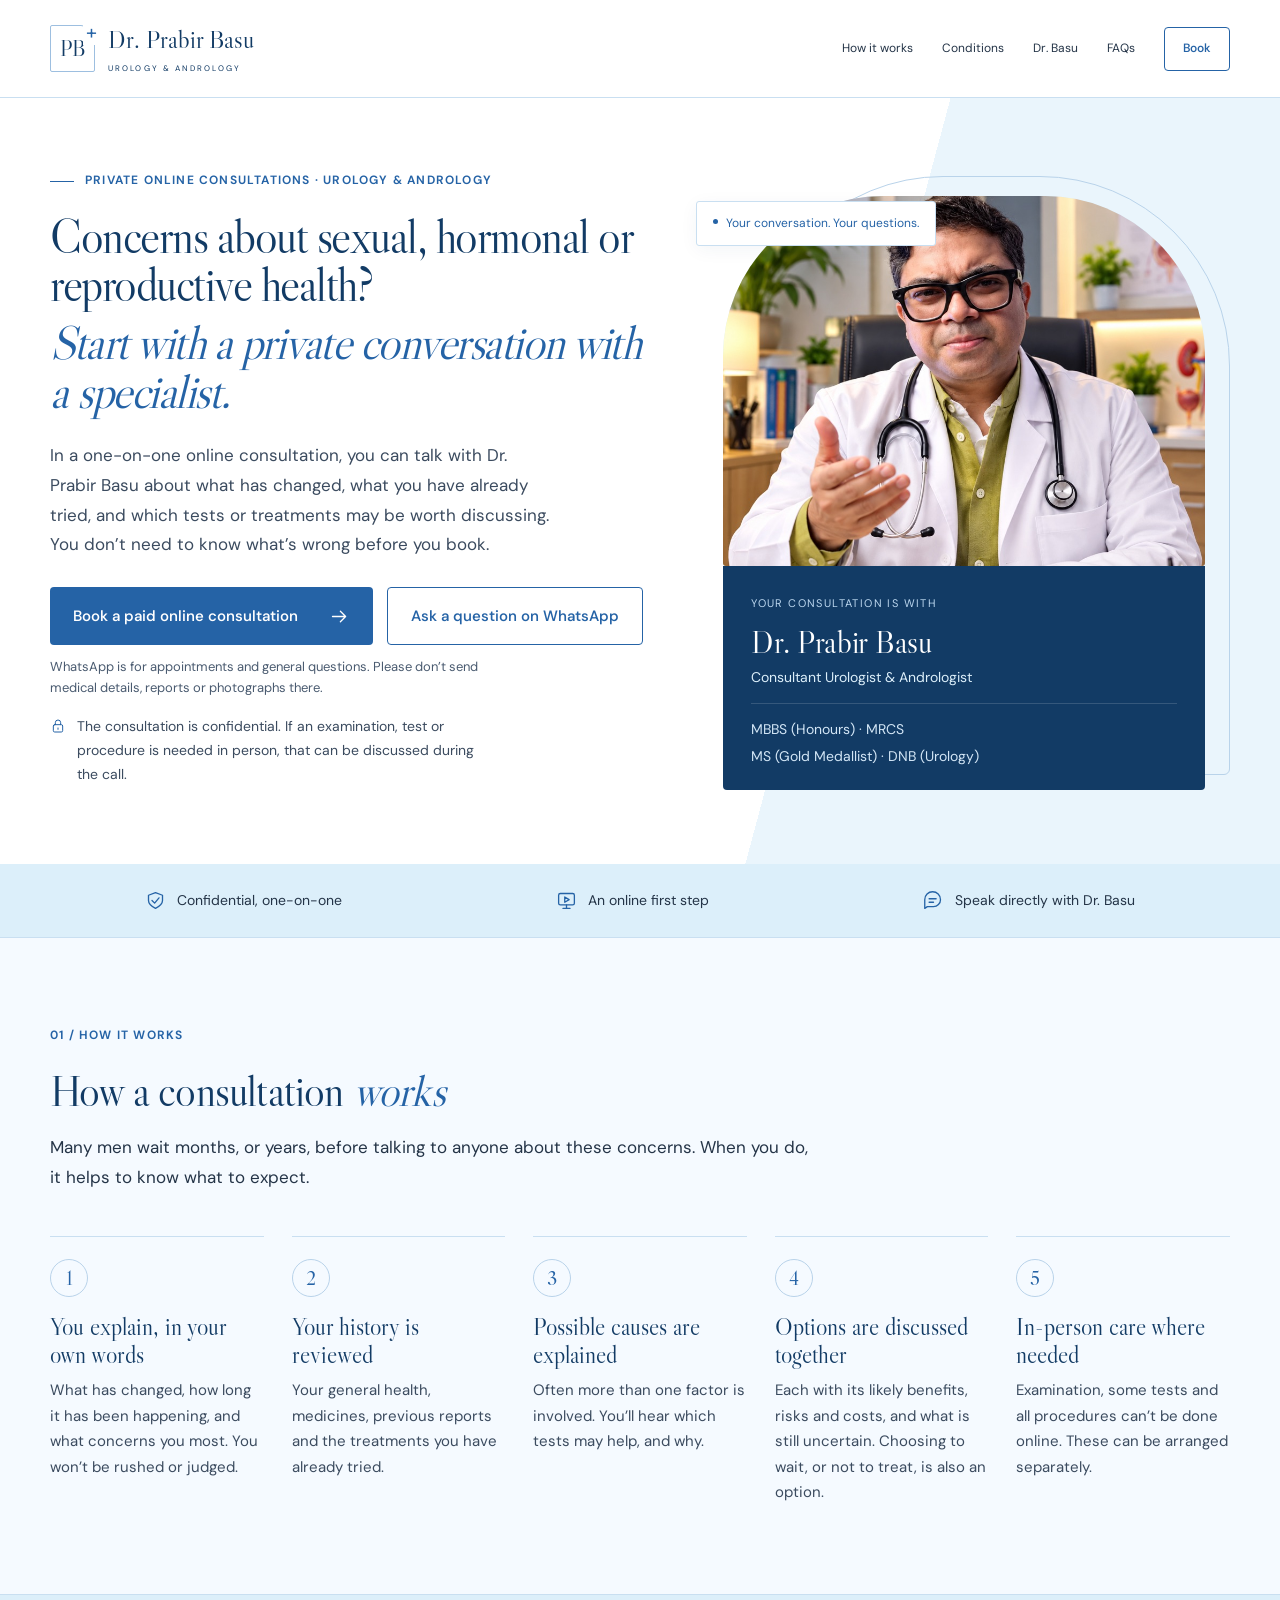
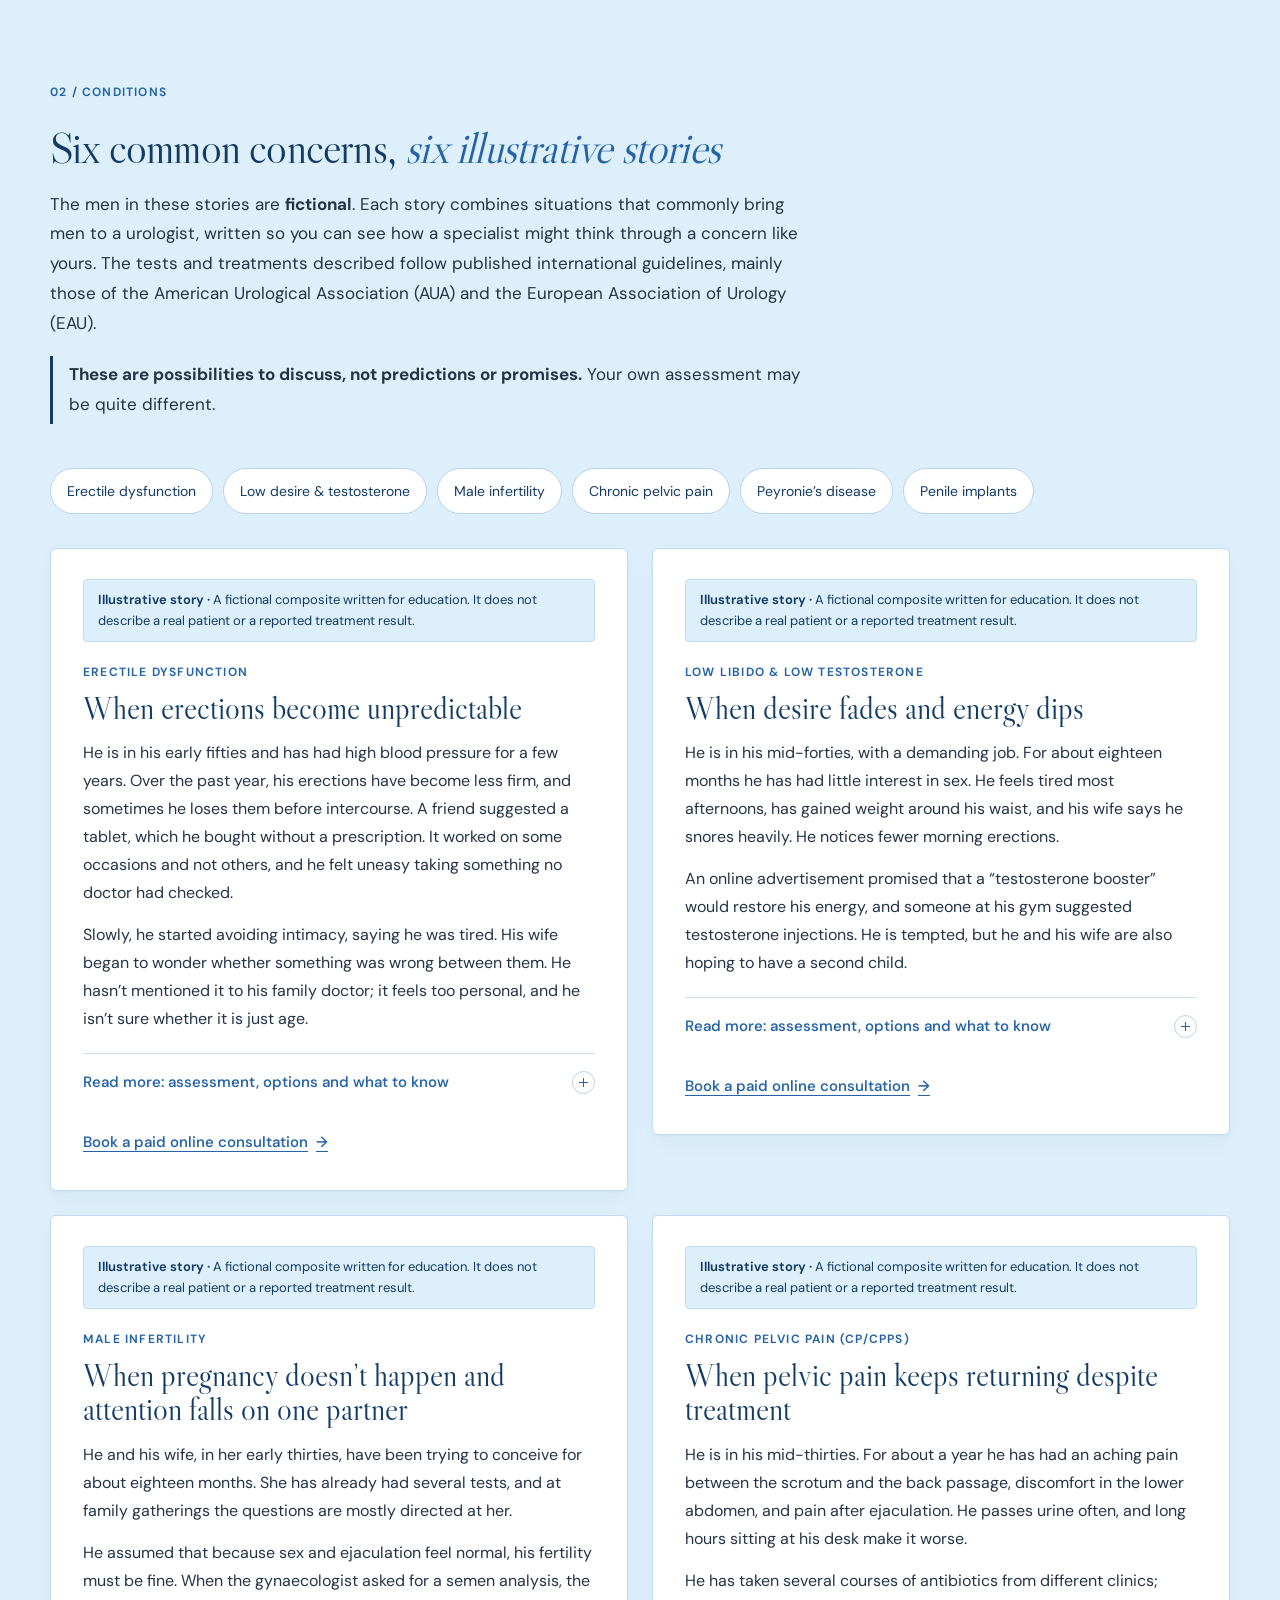
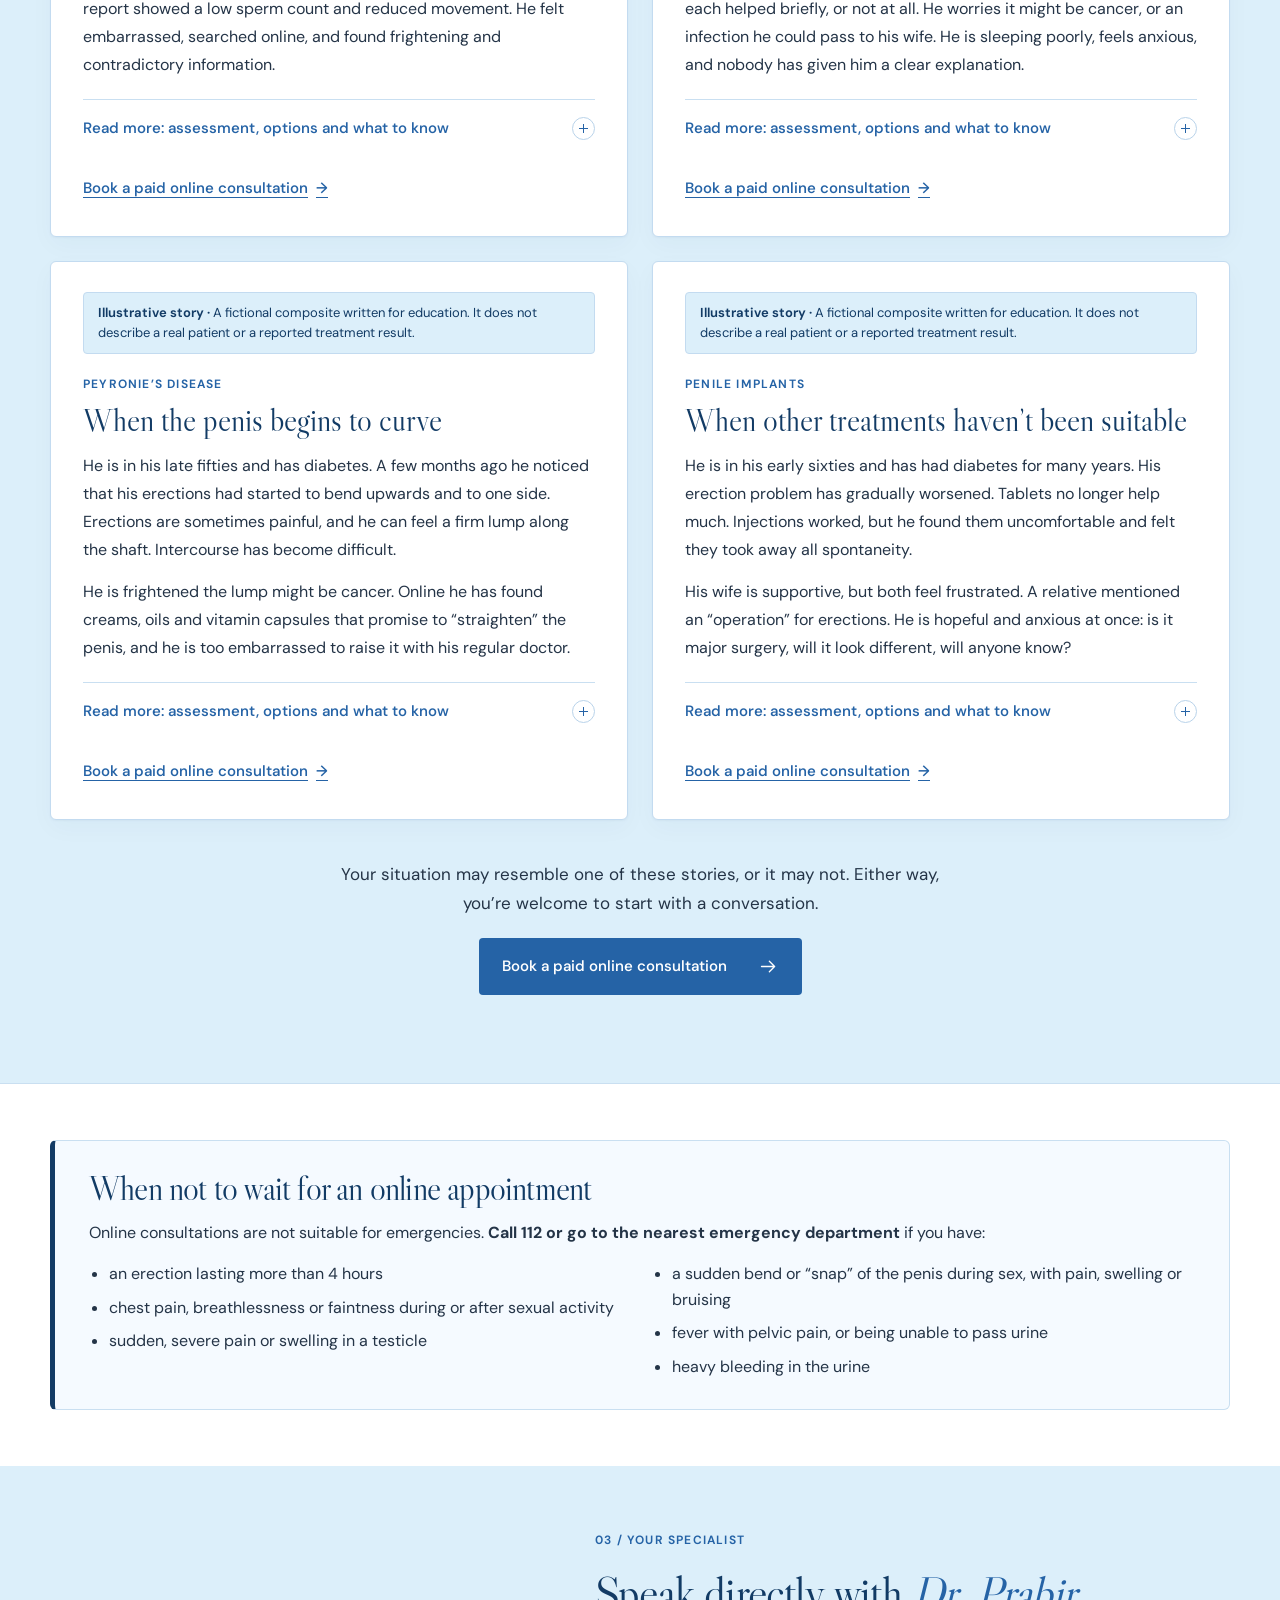
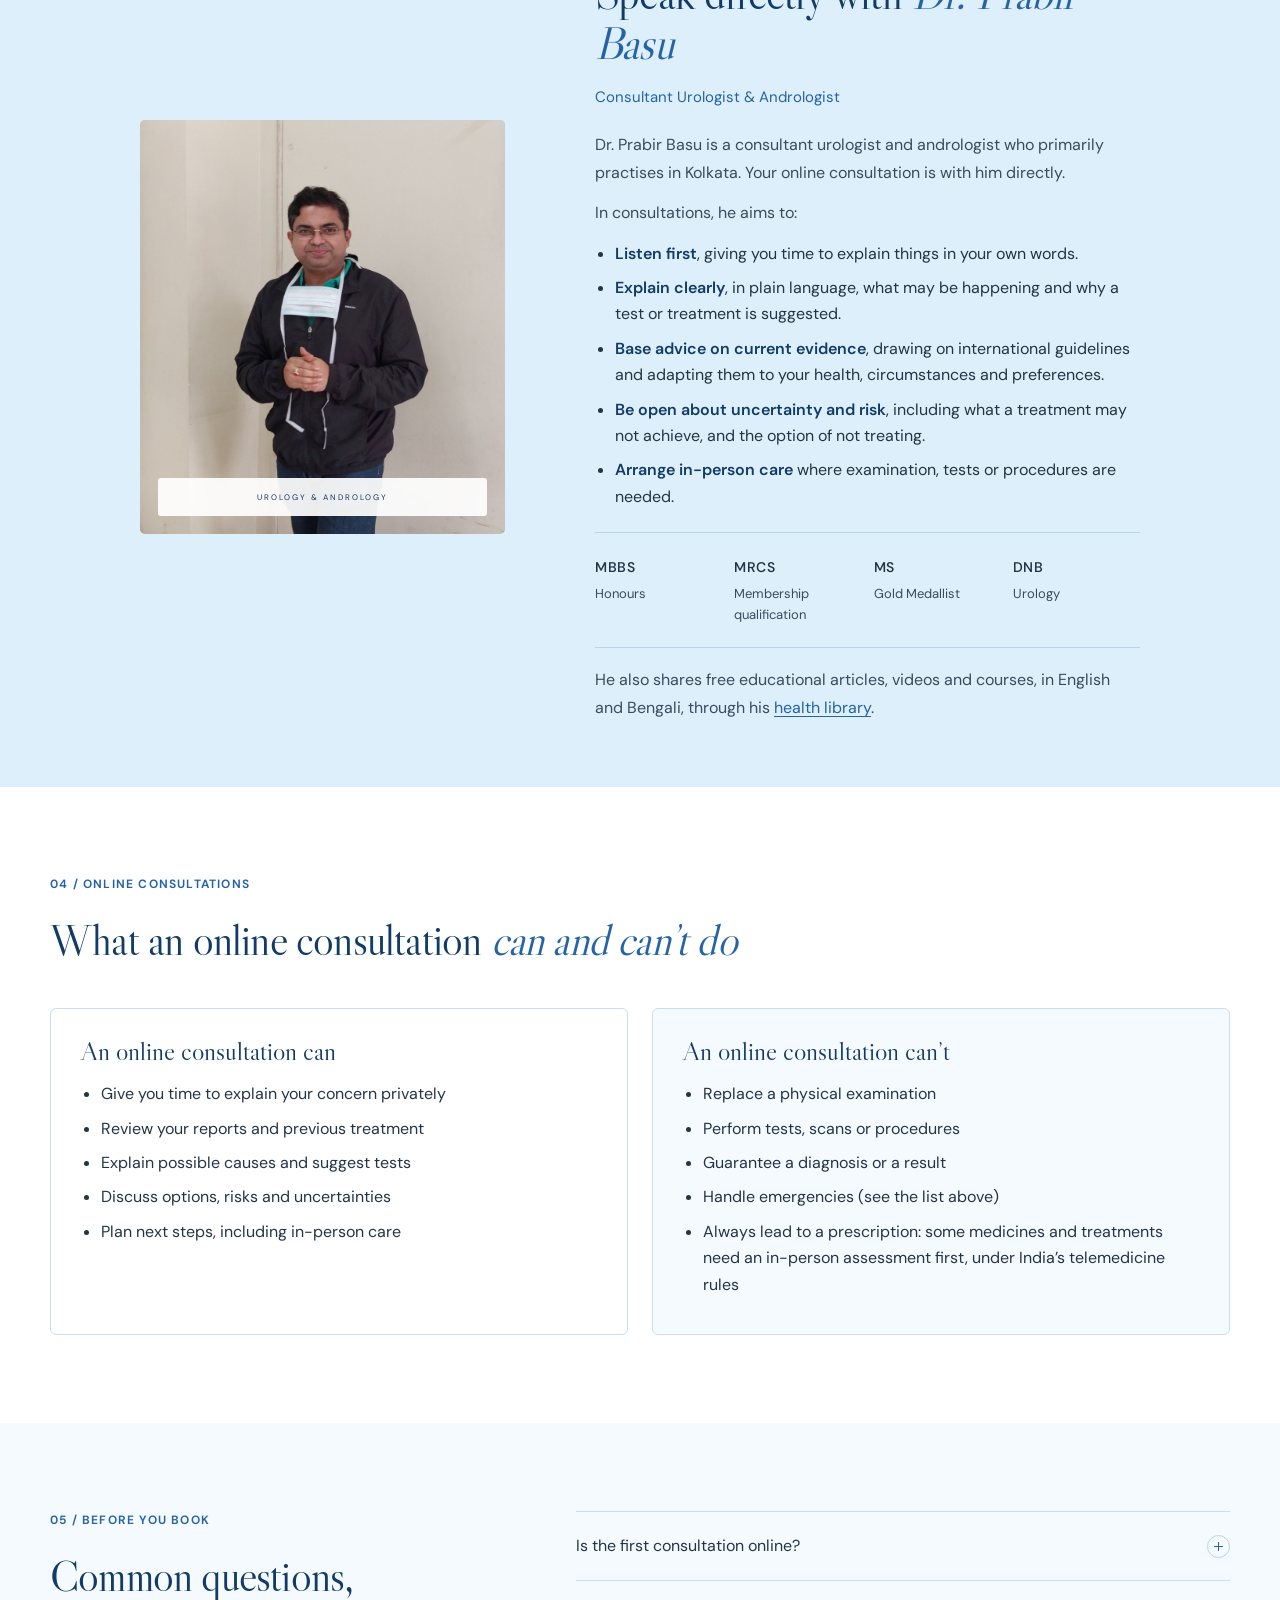
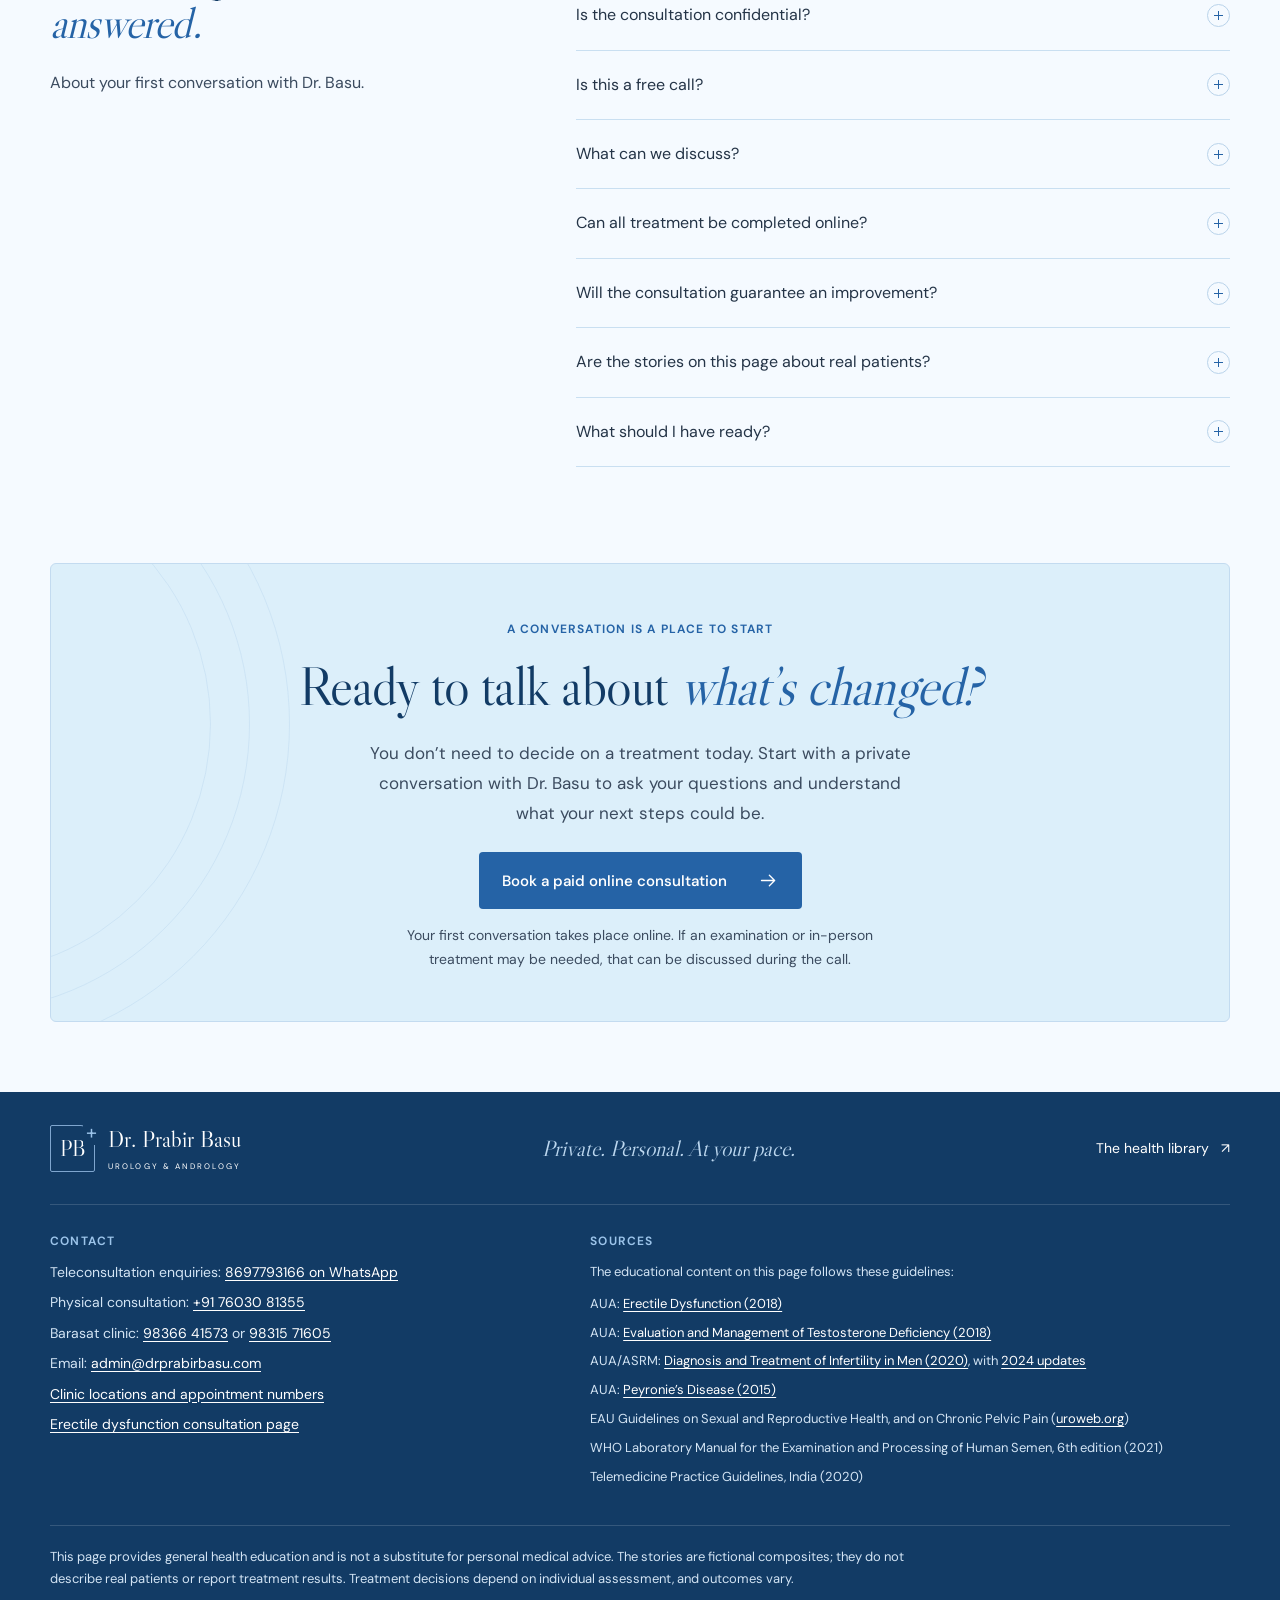
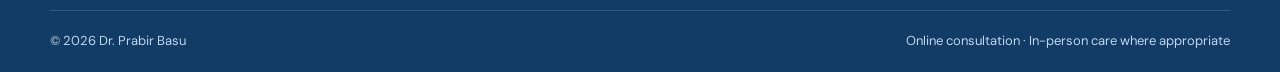
<file: index.html>
<!doctype html>
<html lang="en"><head>
<meta charset="utf-8"><meta name="viewport" content="width=device-width, initial-scale=1"><meta name="theme-color" content="#142e3c"><meta name="referrer" content="no-referrer">
<meta name="description" content="A private, paid online consultation with Dr. Prabir Basu, Consultant Urologist and Andrologist. Discuss erectile, hormonal, fertility, pelvic pain and Peyronie's concerns and understand your possible next steps.">
<title>Online Urology &amp; Andrology Consultation | Dr. Prabir Basu</title><link rel="stylesheet" href="consultation.css"><link rel="stylesheet" href="home.css"><script src="home.js" defer></script>
</head><body class="home">
<a class="skip-link" href="#main">Skip to content</a>
<header class="site-header"><div class="container header-inner">
<a class="brand" href="#main" aria-label="Dr. Prabir Basu — home"><span class="brand-mark" aria-hidden="true">PB<span>+</span></span><span class="brand-name">Dr. Prabir Basu<small>UROLOGY &amp; ANDROLOGY</small></span></a>
<button class="menu-button" type="button" aria-expanded="false" aria-controls="site-nav" hidden><span class="menu-icon" aria-hidden="true"></span>Menu</button>
<nav class="site-nav" id="site-nav" aria-label="Page navigation"><a href="#how-it-works">How it works</a><a href="#stories">Conditions</a><a href="#specialist">Dr. Basu</a><a href="#questions">FAQs</a><a class="nav-book" href="#book">Book</a></nav>
</div></header>
<main id="main">

<section class="hero" id="hero" aria-labelledby="hero-heading"><div class="container hero-grid"><div class="hero-copy">
<p class="eyebrow"><span class="eyebrow-line" aria-hidden="true"></span>Private online consultations · Urology &amp; Andrology</p>
<h1 id="hero-heading">Concerns about sexual, hormonal or reproductive health? <em>Start with a private conversation with a specialist.</em></h1>
<p class="hero-description">In a one-on-one online consultation, you can talk with Dr. Prabir Basu about what has changed, what you have already tried, and which tests or treatments may be worth discussing. You don’t need to know what’s wrong before you book.</p>
<div class="hero-actions">
<a class="booking-button" data-booking="hero" href="https://drprabirbasu.zohobookings.in/drprabirbasu"><span>Book a paid online consultation</span><svg aria-hidden="true" viewBox="0 0 24 24"><path d="M4 12h15m-6-6 6 6-6 6"/></svg></a>
<a class="secondary-button" href="https://wa.me/918697793166?text=Hello%20Dr.%20Prabir%20Basu%27s%20team%2C%20I%20found%20you%20through%20the%20website%20and%20would%20like%20to%20know%20about%20consultation." target="_blank" rel="noopener">Ask a question on WhatsApp<span class="sr-only"> (opens in a new tab)</span></a>
</div>
<p class="whatsapp-note">WhatsApp is for appointments and general questions. Please don’t send medical details, reports or photographs there.</p>
<p class="supporting-copy"><svg aria-hidden="true" viewBox="0 0 24 24"><rect x="5" y="10" width="14" height="11" rx="2"/><path d="M8 10V7a4 4 0 0 1 8 0v3m-4 5v2"/></svg><span>The consultation is confidential. If an examination, test or procedure is needed in person, that can be discussed during the call.</span></p>
</div><figure class="hero-portrait"><div class="portrait-arch" aria-hidden="true"></div><div class="portrait-photo"><img src="assets/dr-prabir-basu-portrait.jpg" alt="Dr. Prabir Basu, Consultant Urologist and Andrologist" width="900" height="900" fetchpriority="high"></div><span class="portrait-caption"><span class="small-dot" aria-hidden="true"></span>Your conversation. Your questions.</span><figcaption class="doctor-card"><span class="doctor-card-label">YOUR CONSULTATION IS WITH</span><h2>Dr. Prabir Basu</h2><p>Consultant Urologist &amp; Andrologist</p><div class="qualifications">MBBS (Honours) · MRCS<br>MS (Gold Medallist) · DNB (Urology)</div></figcaption></figure></div></section>

<div class="care-strip"><div class="container care-strip-inner"><span><svg viewBox="0 0 24 24" aria-hidden="true"><path d="M12 3 4 6v6c0 4 4 7 8 9 4-2 8-5 8-9V6zM8 12l3 3 5-6"/></svg>Confidential, one-on-one</span><span><svg viewBox="0 0 24 24" aria-hidden="true"><rect x="3" y="4" width="18" height="13" rx="2"/><path d="M8 21h8m-4-4v4m-2-13 5 3-5 3z"/></svg>An online first step</span><span><svg viewBox="0 0 24 24" aria-hidden="true"><path d="M20 11a8 8 0 0 1-8 8H5l-3 2V11a9 9 0 0 1 18 0zM7 10h8m-8 4h5"/></svg>Speak directly with Dr. Basu</span></div></div>

<section class="section steps-section" id="how-it-works" aria-labelledby="steps-heading"><div class="container">
<div class="section-head"><p class="eyebrow">01 / How it works</p><h2 id="steps-heading">How a consultation <em>works</em></h2><p>Many men wait months, or years, before talking to anyone about these concerns. When you do, it helps to know what to expect.</p></div>
<ol class="steps">
<li><span class="step-number" aria-hidden="true">1</span><h3>You explain, in your own words</h3><p>What has changed, how long it has been happening, and what concerns you most. You won’t be rushed or judged.</p></li>
<li><span class="step-number" aria-hidden="true">2</span><h3>Your history is reviewed</h3><p>Your general health, medicines, previous reports and the treatments you have already tried.</p></li>
<li><span class="step-number" aria-hidden="true">3</span><h3>Possible causes are explained</h3><p>Often more than one factor is involved. You’ll hear which tests may help, and why.</p></li>
<li><span class="step-number" aria-hidden="true">4</span><h3>Options are discussed together</h3><p>Each with its likely benefits, risks and costs, and what is still uncertain. Choosing to wait, or not to treat, is also an option.</p></li>
<li><span class="step-number" aria-hidden="true">5</span><h3>In-person care where needed</h3><p>Examination, some tests and all procedures can’t be done online. These can be arranged separately.</p></li>
</ol></div></section>

<section class="section stories-section" id="stories" aria-labelledby="stories-heading"><div class="container">
<div class="section-head"><p class="eyebrow">02 / Conditions</p><h2 id="stories-heading">Six common concerns, <em>six illustrative stories</em></h2>
<p>The men in these stories are <strong>fictional</strong>. Each story combines situations that commonly bring men to a urologist, written so you can see how a specialist might think through a concern like yours. The tests and treatments described follow published international guidelines, mainly those of the American Urological Association (AUA) and the European Association of Urology (EAU).</p>
<p class="composite-notice"><strong>These are possibilities to discuss, not predictions or promises.</strong> Your own assessment may be quite different.</p></div>
<nav class="story-chips" aria-label="Jump to a story"><a href="#story-ed">Erectile dysfunction</a><a href="#story-testosterone">Low desire &amp; testosterone</a><a href="#story-fertility">Male infertility</a><a href="#story-pelvic-pain">Chronic pelvic pain</a><a href="#story-peyronies">Peyronie’s disease</a><a href="#story-implants">Penile implants</a></nav>

<div class="story-grid">

<article class="story" id="story-ed" aria-labelledby="story-ed-title">
<p class="story-badge">Illustrative story · <span>A fictional composite written for education. It does not describe a real patient or a reported treatment result.</span></p>
<p class="story-topic">Erectile dysfunction</p>
<h3 id="story-ed-title">When erections become unpredictable</h3>
<div class="story-lead">
<p>He is in his early fifties and has had high blood pressure for a few years. Over the past year, his erections have become less firm, and sometimes he loses them before intercourse. A friend suggested a tablet, which he bought without a prescription. It worked on some occasions and not others, and he felt uneasy taking something no doctor had checked.</p>
<p>Slowly, he started avoiding intimacy, saying he was tired. His wife began to wonder whether something was wrong between them. He hasn’t mentioned it to his family doctor; it feels too personal, and he isn’t sure whether it is just age.</p>
</div>
<details class="story-details"><summary>Read more: assessment, options and what to know<span class="faq-toggle" aria-hidden="true"></span></summary><div class="story-body">
<h4>What a specialist may look at</h4>
<ul><li>How and when the change started, whether morning erections still occur, and whether the problem happens in every situation.</li><li>General health: blood pressure, blood sugar, cholesterol, weight, smoking, alcohol, sleep and stress.</li><li>Current medicines, as some can affect erections.</li><li>A short, validated questionnaire to describe erectile function clearly.</li><li>Blood tests where appropriate, such as blood sugar or HbA1c, cholesterol, and an early-morning testosterone level.</li><li>A physical examination, which needs an in-person visit.</li></ul>
<h4>Possible pathways <span class="pathway-note">options to discuss, not a predicted result</span></h4>
<ul><li>Improving heart and blood-vessel health (activity, weight, stopping smoking, sugar and blood-pressure control), which matters for erections as well as overall health.</li><li>Prescription oral medicines, with guidance on how to take them correctly and safely.</li><li>Vacuum erection devices.</li><li>Medicines given by injection into the penis or placed in the urethra, taught carefully by the specialist.</li><li>Psychosexual counselling, alone or alongside medical treatment, with the partner involved if both wish.</li><li>For some men, when other options are unsuitable or unsatisfactory, a penile implant (see the last story).</li></ul>
<p>Current guidelines support choosing among these together, based on your health, preferences and priorities, rather than following a rigid sequence. Some newer treatments, such as low-intensity shockwave therapy, have limited or evolving evidence and guidelines differ on them. Others, such as platelet-rich plasma (PRP) or stem-cell injections, are still considered experimental. If these come up, the uncertainties are discussed openly.</p>
<h4>Worth knowing</h4>
<ul><li>Erection problems can sometimes be an early sign of blood-vessel or heart disease. That is a reason to look at your overall health, not just the symptom.</li><li>Some erection medicines are dangerous when taken with nitrate medicines used for chest pain. Take them only on a doctor’s prescription.</li><li>Some “herbal” or “power” products sold for sexual performance have been found to contain undeclared prescription drugs.</li><li>Don’t stop blood-pressure or other prescribed medicines on your own; discuss any concerns first.</li></ul>
<h4>Online or in person?</h4>
<p>History, reports, test planning and options can be discussed online. Physical examination and procedures happen in person.</p>
<h4>Questions you might bring</h4>
<p class="story-questions">Could my blood-pressure medicine be involved? Which tests do I actually need? What are the side effects of each option?</p>
</div></details>
<a class="story-cta" data-booking="story-ed" href="https://drprabirbasu.zohobookings.in/drprabirbasu">Book a paid online consultation <span aria-hidden="true">→</span></a>
</article>

<article class="story" id="story-testosterone" aria-labelledby="story-testosterone-title">
<p class="story-badge">Illustrative story · <span>A fictional composite written for education. It does not describe a real patient or a reported treatment result.</span></p>
<p class="story-topic">Low libido &amp; low testosterone</p>
<h3 id="story-testosterone-title">When desire fades and energy dips</h3>
<div class="story-lead">
<p>He is in his mid-forties, with a demanding job. For about eighteen months he has had little interest in sex. He feels tired most afternoons, has gained weight around his waist, and his wife says he snores heavily. He notices fewer morning erections.</p>
<p>An online advertisement promised that a “testosterone booster” would restore his energy, and someone at his gym suggested testosterone injections. He is tempted, but he and his wife are also hoping to have a second child.</p>
</div>
<details class="story-details"><summary>Read more: assessment, options and what to know<span class="faq-toggle" aria-hidden="true"></span></summary><div class="story-body">
<h4>What a specialist may look at</h4>
<ul><li>Desire, erections, energy, mood, sleep, weight, alcohol, stress and the relationship. Low desire has many possible causes.</li><li>Medicines that can lower desire or hormone levels.</li><li><strong>Testosterone measured on two separate mornings.</strong> Levels vary through the day and from day to day, so a single test is not enough to diagnose deficiency.</li><li>If testosterone is low, further hormone tests (such as LH, and prolactin where relevant) to understand why.</li><li>Before any testosterone treatment, a blood count and, where appropriate for age, a prostate blood test (PSA).</li><li><strong>Whether you plan to have children</strong>, which is central to choosing a treatment.</li></ul>
<h4>Possible pathways <span class="pathway-note">options to discuss, not a predicted result</span></h4>
<ul><li>If testosterone is normal, other causes are explored: sleep, mood, stress, the relationship, medicines and general health.</li><li>If a specific cause is found, such as a hormone imbalance from the pituitary gland, it is addressed directly.</li><li>Weight loss, regular exercise and treatment of sleep apnoea may help hormone levels and energy in some men.</li><li><strong>Testosterone therapy</strong> may be considered when deficiency is confirmed <em>and</em> symptoms are present, and when fathering a child isn’t planned. It needs regular monitoring of hormone levels, blood count and PSA.</li><li><strong>For men who want to preserve fertility</strong>, other medicines that encourage the body’s own testosterone production may be discussed in selected cases. Some are used outside their original licensed indication, and this is explained.</li></ul>
<h4>Worth knowing</h4>
<ul><li><strong>Testosterone therapy, anabolic steroids and similar products can reduce or stop sperm production.</strong> Recovery after stopping may take months and is not guaranteed.</li><li>“Testosterone booster” supplements generally lack good evidence, and some products contain undeclared substances.</li><li>Low testosterone is diagnosed from symptoms <em>and</em> repeated blood tests together, never from an online checklist.</li></ul>
<h4>Online or in person?</h4>
<p>History, test planning, report review and treatment discussion can happen online. Examination, if needed, is in person. Whether a particular medicine can be prescribed after an online consultation depends on the clinical situation and India’s telemedicine rules.</p>
<h4>Questions you might bring</h4>
<p class="story-questions">Is my tiredness definitely hormonal? How would treatment affect our plans for another child? How often would I need monitoring?</p>
</div></details>
<a class="story-cta" data-booking="story-testosterone" href="https://drprabirbasu.zohobookings.in/drprabirbasu">Book a paid online consultation <span aria-hidden="true">→</span></a>
</article>

<article class="story" id="story-fertility" aria-labelledby="story-fertility-title">
<p class="story-badge">Illustrative story · <span>A fictional composite written for education. It does not describe a real patient or a reported treatment result.</span></p>
<p class="story-topic">Male infertility</p>
<h3 id="story-fertility-title">When pregnancy doesn’t happen and attention falls on one partner</h3>
<div class="story-lead">
<p>He and his wife, in her early thirties, have been trying to conceive for about eighteen months. She has already had several tests, and at family gatherings the questions are mostly directed at her.</p>
<p>He assumed that because sex and ejaculation feel normal, his fertility must be fine. When the gynaecologist asked for a semen analysis, the report showed a low sperm count and reduced movement. He felt embarrassed, searched online, and found frightening and contradictory information.</p>
</div>
<details class="story-details"><summary>Read more: assessment, options and what to know<span class="faq-toggle" aria-hidden="true"></span></summary><div class="story-body">
<h4>What a specialist may look at</h4>
<ul><li>How long you have been trying, sexual frequency and timing, and both partners’ history.</li><li>Past illnesses (such as mumps affecting the testes), surgery, medicines, smoking, alcohol, heat exposure, and any use of testosterone or bodybuilding steroids.</li><li><strong>A repeat semen analysis</strong> if the first is abnormal, after the recommended 2–7 days of abstinence, in a reliable laboratory. One abnormal report is not a final diagnosis.</li><li>Examination of the testes and scrotum, for example for a varicocele (enlarged veins) and testis size. This must be done in person.</li><li>Hormone tests, and an ultrasound when indicated.</li><li>Genetic tests for men with a very low or zero sperm count, where guidelines recommend them.</li></ul>
<h4>Possible pathways <span class="pathway-note">options to discuss, not a predicted result</span></h4>
<ul><li>Stopping smoking, limiting alcohol, keeping a healthy weight, avoiding excess heat, and stopping any testosterone or steroid use.</li><li>Treating identifiable causes, for example repair of a varicocele that can be felt on examination when semen results are abnormal, or medication for specific hormone problems.</li><li>If no sperm are found in the semen: further tests and, in selected men, surgical sperm retrieval combined with IVF/ICSI.</li><li>Coordinating with your partner’s gynaecologist or fertility specialist, so neither partner’s assessment is delayed and decisions take both of you into account.</li></ul>
<h4>Worth knowing</h4>
<ul><li>In around half of couples facing infertility, a male factor contributes. Assessing both partners together is standard practice.</li><li>Normal erections and ejaculation don’t tell you anything about sperm quality.</li><li>Sperm take about three months to develop, so changes from lifestyle or treatment take time to show in results.</li><li>Male infertility can occasionally point to other health problems worth checking, which is one more reason for a specialist assessment.</li></ul>
<h4>Online or in person?</h4>
<p>Reviewing reports, explaining results and planning tests can begin online. Examination, ultrasound and procedures are in person.</p>
<h4>Questions you might bring</h4>
<p class="story-questions">Should I repeat the test, and where? Is a varicocele relevant for us? How does my result affect our options as a couple?</p>
</div></details>
<a class="story-cta" data-booking="story-fertility" href="https://drprabirbasu.zohobookings.in/drprabirbasu">Book a paid online consultation <span aria-hidden="true">→</span></a>
</article>

<article class="story" id="story-pelvic-pain" aria-labelledby="story-pelvic-pain-title">
<p class="story-badge">Illustrative story · <span>A fictional composite written for education. It does not describe a real patient or a reported treatment result.</span></p>
<p class="story-topic">Chronic pelvic pain (CP/CPPS)</p>
<h3 id="story-pelvic-pain-title">When pelvic pain keeps returning despite treatment</h3>
<div class="story-lead">
<p>He is in his mid-thirties. For about a year he has had an aching pain between the scrotum and the back passage, discomfort in the lower abdomen, and pain after ejaculation. He passes urine often, and long hours sitting at his desk make it worse.</p>
<p>He has taken several courses of antibiotics from different clinics; each helped briefly, or not at all. He worries it might be cancer, or an infection he could pass to his wife. He is sleeping poorly, feels anxious, and nobody has given him a clear explanation.</p>
</div>
<details class="story-details"><summary>Read more: assessment, options and what to know<span class="faq-toggle" aria-hidden="true"></span></summary><div class="story-body">
<h4>What a specialist may look at</h4>
<ul><li>A detailed picture of the pain: where it is, what triggers it, and how it affects urination, sex, sleep, mood and work. A validated symptom score may be used to track it.</li><li>Urine tests and cultures, sometimes taken before and after a prostate examination, to check properly for infection.</li><li>Tests to rule out other conditions where relevant, for example sexually transmitted infections, blood in the urine, and urine flow and bladder emptying.</li><li>Examination of the abdomen, genitals, prostate and <strong>pelvic floor muscles</strong>, which are often tender or tight. This is done in person.</li><li>Mapping which areas contribute in your case (urinary, muscular, psychological, sexual, nerve-related or infection), because the plan is built around them.</li></ul>
<h4>Possible pathways <span class="pathway-note">options to discuss, not a predicted result</span></h4>
<ul><li>A clear explanation of the condition, which is often helpful in itself.</li><li><strong>A combined plan suited to your symptom pattern</strong>, which may include pelvic floor physiotherapy, medicines to ease urinary symptoms in some men, medicines that change how nerves process pain, psychological support such as cognitive behavioural therapy, attention to sexual concerns, and acupuncture, which some guidelines include.</li><li>Antibiotics only when there is evidence or a strong suspicion of infection, rather than repeated courses.</li></ul>
<h4>Worth knowing</h4>
<ul><li>In most men with these symptoms, no ongoing bacterial infection is found.</li><li>The condition is not contagious and is not considered a precancerous condition.</li><li>The pain is real even when tests are normal. Muscles, nerves and stress can all play a part.</li><li>Symptoms often fluctuate. The aim of treatment is to reduce symptoms and improve daily life, and progress is usually gradual.</li></ul>
<h4>Online or in person?</h4>
<p>History, report review and an initial plan can begin online. Examination, including the pelvic floor and prostate, is in person, and pelvic floor physiotherapy is arranged locally.</p>
<h4>Questions you might bring</h4>
<p class="story-questions">Do I really need more antibiotics? Is my partner at any risk? Which parts of the plan can I start myself?</p>
</div></details>
<a class="story-cta" data-booking="story-pelvic-pain" href="https://drprabirbasu.zohobookings.in/drprabirbasu">Book a paid online consultation <span aria-hidden="true">→</span></a>
</article>

<article class="story" id="story-peyronies" aria-labelledby="story-peyronies-title">
<p class="story-badge">Illustrative story · <span>A fictional composite written for education. It does not describe a real patient or a reported treatment result.</span></p>
<p class="story-topic">Peyronie’s disease</p>
<h3 id="story-peyronies-title">When the penis begins to curve</h3>
<div class="story-lead">
<p>He is in his late fifties and has diabetes. A few months ago he noticed that his erections had started to bend upwards and to one side. Erections are sometimes painful, and he can feel a firm lump along the shaft. Intercourse has become difficult.</p>
<p>He is frightened the lump might be cancer. Online he has found creams, oils and vitamin capsules that promise to “straighten” the penis, and he is too embarrassed to raise it with his regular doctor.</p>
</div>
<details class="story-details"><summary>Read more: assessment, options and what to know<span class="faq-toggle" aria-hidden="true"></span></summary><div class="story-body">
<h4>What a specialist may look at</h4>
<ul><li><strong>Whether the condition is still active or has become stable.</strong> Pain and a curve that keeps changing suggest the active phase; a curve unchanged for at least about three months suggests the stable phase.</li><li>Examination of the plaque (the firm area of scar tissue) and of penile length. This is done in person.</li><li>Erection quality, since erectile difficulty is common alongside Peyronie’s disease.</li><li>Before any procedure, measuring the curve during an erection produced in the clinic, sometimes with an ultrasound scan.</li></ul>
<h4>Possible pathways <span class="pathway-note">options to discuss, not a predicted result</span></h4>
<ul><li>If the curve doesn’t interfere with sex, treatment may not be needed; monitoring is a reasonable choice.</li><li><strong>In the active phase:</strong> pain relief and monitoring. A penile traction device may help some men.</li><li>Injections into the plaque may be considered for selected men. Availability of some of these medicines in India may be limited, and this is discussed honestly.</li><li><strong>Once the condition is stable</strong>, if the curve makes intercourse difficult: surgery to straighten the penis (by shortening the longer side, or by grafting), or a penile implant if erections are also poor.</li></ul>
<h4>Worth knowing</h4>
<ul><li>Peyronie’s disease is a benign scarring condition. It is not cancer and it is not infectious.</li><li>In many men the curve stops changing, although it doesn’t usually disappear on its own.</li><li>The AUA advises against most oral supplements and vitamins for Peyronie’s disease, because evidence of benefit is lacking.</li><li>Avoid forceful bending, massage or unproven creams.</li><li>Feeling low or anxious about the condition is common and worth talking about.</li></ul>
<h4>Online or in person?</h4>
<p>History and early guidance can begin online. Examination and curvature assessment need an in-person visit. Please don’t send photographs on WhatsApp; if photos would help, you’ll be told how to share them securely.</p>
<h4>Questions you might bring</h4>
<p class="story-questions">Is my condition still active? Is waiting reasonable? What could surgery change, and what are its risks?</p>
</div></details>
<a class="story-cta" data-booking="story-peyronies" href="https://drprabirbasu.zohobookings.in/drprabirbasu">Book a paid online consultation <span aria-hidden="true">→</span></a>
</article>

<article class="story" id="story-implants" aria-labelledby="story-implants-title">
<p class="story-badge">Illustrative story · <span>A fictional composite written for education. It does not describe a real patient or a reported treatment result.</span></p>
<p class="story-topic">Penile implants</p>
<h3 id="story-implants-title">When other treatments haven’t been suitable</h3>
<div class="story-lead">
<p>He is in his early sixties and has had diabetes for many years. His erection problem has gradually worsened. Tablets no longer help much. Injections worked, but he found them uncomfortable and felt they took away all spontaneity.</p>
<p>His wife is supportive, but both feel frustrated. A relative mentioned an “operation” for erections. He is hopeful and anxious at once: is it major surgery, will it look different, will anyone know?</p>
</div>
<details class="story-details"><summary>Read more: assessment, options and what to know<span class="faq-toggle" aria-hidden="true"></span></summary><div class="story-body">
<h4>What a specialist may look at</h4>
<ul><li>Which treatments have been tried, how they were used, and why they didn’t suit him. Sometimes an option is worth revisiting first.</li><li>Overall fitness for surgery and anaesthesia.</li><li><strong>Diabetes control</strong>, since blood sugar affects the risk of infection.</li><li>Any curvature, scarring or previous surgery.</li><li>What both partners expect and hope for.</li><li>A physical examination, which is done in person.</li></ul>
<h4>Possible pathways <span class="pathway-note">options to discuss, not a predicted result</span></h4>
<ul><li>Revisiting less invasive options if they haven’t been fully tried.</li><li><strong>Inflatable implants:</strong> fluid-filled cylinders with a small pump inside the scrotum, allowing a softer resting state and a firm state.</li><li><strong>Malleable (semi-rigid) implants:</strong> bendable rods that are simpler to use but always remain firm.</li><li>Implant surgery is a hospital procedure. The device is used only after healing, usually some weeks later, with instruction.</li></ul>
<h4>Worth knowing</h4>
<ul><li>The implant is placed entirely inside the body and is not usually visible to others.</li><li>In most men, sensation, orgasm and ejaculation are not changed by the implant itself.</li><li><strong>The decision is irreversible.</strong> Once an implant is placed, natural erections and other erection treatments usually no longer work.</li><li>An implant doesn’t make the penis longer, and some men perceive it as shorter.</li><li>Risks include infection, mechanical failure and the need for further surgery.</li><li>Costs vary with the device and hospital; ask for an itemised written estimate.</li></ul>
<h4>Online or in person?</h4>
<p>An online consultation is a good place to understand the options and ask questions. A decision about surgery is made only after in-person assessment and counselling, ideally with your partner.</p>
<h4>Questions you might bring</h4>
<p class="story-questions">Which type might suit me? What does recovery involve? How would my diabetes affect the risks?</p>
</div></details>
<a class="story-cta" data-booking="story-implants" href="https://drprabirbasu.zohobookings.in/drprabirbasu">Book a paid online consultation <span aria-hidden="true">→</span></a>
</article>

</div>
<div class="stories-cta"><p>Your situation may resemble one of these stories, or it may not. Either way, you’re welcome to start with a conversation.</p><a class="booking-button" data-booking="stories" href="https://drprabirbasu.zohobookings.in/drprabirbasu"><span>Book a paid online consultation</span><svg aria-hidden="true" viewBox="0 0 24 24"><path d="M4 12h15m-6-6 6 6-6 6"/></svg></a></div>
</div></section>

<section class="urgent-section" id="urgent" aria-labelledby="urgent-heading"><div class="container"><div class="urgent-box">
<h2 id="urgent-heading">When not to wait for an online appointment</h2>
<p>Online consultations are not suitable for emergencies. <strong>Call 112 or go to the nearest emergency department</strong> if you have:</p>
<ul><li>an erection lasting more than 4 hours</li><li>chest pain, breathlessness or faintness during or after sexual activity</li><li>sudden, severe pain or swelling in a testicle</li><li>a sudden bend or “snap” of the penis during sex, with pain, swelling or bruising</li><li>fever with pelvic pain, or being unable to pass urine</li><li>heavy bleeding in the urine</li></ul>
</div></div></section>

<section class="specialist-section" id="specialist" aria-labelledby="specialist-heading"><div class="container specialist-grid"><div class="specialist-image"><img src="assets/dr-prabir-basu.jpg" alt="Dr. Prabir Basu" width="932" height="1133" loading="lazy"><span>UROLOGY &amp; ANDROLOGY</span></div><div class="specialist-copy">
<p class="eyebrow">03 / Your specialist</p><h2 id="specialist-heading">Speak directly with <em>Dr. Prabir Basu</em></h2><p class="specialist-role">Consultant Urologist &amp; Andrologist</p>
<p>Dr. Prabir Basu is a consultant urologist and andrologist who primarily practises in Kolkata. Your online consultation is with him directly.</p>
<p>In consultations, he aims to:</p>
<ul class="approach-list"><li><strong>Listen first</strong>, giving you time to explain things in your own words.</li><li><strong>Explain clearly</strong>, in plain language, what may be happening and why a test or treatment is suggested.</li><li><strong>Base advice on current evidence</strong>, drawing on international guidelines and adapting them to your health, circumstances and preferences.</li><li><strong>Be open about uncertainty and risk</strong>, including what a treatment may not achieve, and the option of not treating.</li><li><strong>Arrange in-person care</strong> where examination, tests or procedures are needed.</li></ul>
<dl class="credential-grid"><div><dt>MBBS</dt><dd>Honours</dd></div><div><dt>MRCS</dt><dd>Membership qualification</dd></div><div><dt>MS</dt><dd>Gold Medallist</dd></div><div><dt>DNB</dt><dd>Urology</dd></div></dl>
<p class="specialist-library">He also shares free educational articles, videos and courses, in English and Bengali, through his <a href="library.html">health library</a>.</p>
</div></div></section>

<section class="section scope-section" id="online-scope" aria-labelledby="scope-heading"><div class="container">
<div class="section-head"><p class="eyebrow">04 / Online consultations</p><h2 id="scope-heading">What an online consultation <em>can and can’t do</em></h2></div>
<div class="scope-grid">
<div class="scope-card"><h3>An online consultation can</h3><ul><li>Give you time to explain your concern privately</li><li>Review your reports and previous treatment</li><li>Explain possible causes and suggest tests</li><li>Discuss options, risks and uncertainties</li><li>Plan next steps, including in-person care</li></ul></div>
<div class="scope-card scope-card-limits"><h3>An online consultation can’t</h3><ul><li>Replace a physical examination</li><li>Perform tests, scans or procedures</li><li>Guarantee a diagnosis or a result</li><li>Handle emergencies (see the list above)</li><li>Always lead to a prescription: some medicines and treatments need an in-person assessment first, under India’s telemedicine rules</li></ul></div>
</div></div></section>

<section class="section faq-section" id="questions" aria-labelledby="faq-heading"><div class="container faq-grid"><div><p class="eyebrow">05 / Before you book</p><h2 id="faq-heading">Common questions, <em>answered.</em></h2><p class="faq-intro">About your first conversation with Dr. Basu.</p></div><div class="faq-list">
<details><summary>Is the first consultation online?<span class="faq-toggle" aria-hidden="true"></span></summary><p>Yes. The one-on-one consultation is delivered online, so you do not need to visit a clinic for the first conversation.</p></details>
<details><summary>Is the consultation confidential?<span class="faq-toggle" aria-hidden="true"></span></summary><p>Yes. It is offered as a confidential, one-on-one conversation with Dr. Basu.</p></details>
<details><summary>Is this a free call?<span class="faq-toggle" aria-hidden="true"></span></summary><p>No. This is a paid consultation.</p></details>
<details><summary>What can we discuss?<span class="faq-toggle" aria-hidden="true"></span></summary><p>Concerns such as erection difficulties, low desire or suspected low testosterone, fertility, ongoing pelvic pain, penile curvature, implant surgery, and other urological questions. You can also discuss medical, surgical and coaching options that may be relevant to your situation.</p></details>
<details><summary>Can all treatment be completed online?<span class="faq-toggle" aria-hidden="true"></span></summary><p>No. The initial consultation is online. Examination, some tests, and all procedures and surgery require in-person care. Whether a medicine can be prescribed after an online consultation depends on your situation and India’s telemedicine rules.</p></details>
<details><summary>Will the consultation guarantee an improvement?<span class="faq-toggle" aria-hidden="true"></span></summary><p>No particular result can be guaranteed. The consultation gives you an opportunity to understand your situation and discuss possible next steps with a specialist.</p></details>
<details><summary>Are the stories on this page about real patients?<span class="faq-toggle" aria-hidden="true"></span></summary><p>No. They are fictional composites written for education. They do not describe real people and do not report treatment results.</p></details>
<details><summary>What should I have ready?<span class="faq-toggle" aria-hidden="true"></span></summary><p>Any recent reports (such as blood tests, semen analyses or scans), a list of the medicines you take, and a quiet, private place for the call. It can help to write your questions down beforehand.</p></details>
</div></div></section>

<section class="final-section" id="book" aria-labelledby="final-heading"><div class="container"><div class="final-card"><div class="final-pattern" aria-hidden="true"></div><p class="eyebrow">A conversation is a place to start</p><h2 id="final-heading">Ready to talk about <em>what’s changed?</em></h2><p class="final-description">You don’t need to decide on a treatment today. Start with a private conversation with Dr. Basu to ask your questions and understand what your next steps could be.</p><a class="booking-button" data-booking="final" href="https://drprabirbasu.zohobookings.in/drprabirbasu"><span>Book a paid online consultation</span><svg aria-hidden="true" viewBox="0 0 24 24"><path d="M4 12h15m-6-6 6 6-6 6"/></svg></a><p class="final-support">Your first conversation takes place online. If an examination or in-person treatment may be needed, that can be discussed during the call.</p></div></div></section>
</main>

<footer class="site-footer">
<div class="container footer-top"><a class="brand" href="#main"><span class="brand-mark" aria-hidden="true">PB<span>+</span></span><span class="brand-name">Dr. Prabir Basu<small>UROLOGY &amp; ANDROLOGY</small></span></a><p>Private. Personal. At your pace.</p><a href="library.html">The health library <span aria-hidden="true">↗</span></a></div>
<div class="container footer-columns">
<div><h2 class="footer-heading">Contact</h2><ul class="footer-list">
<li>Teleconsultation enquiries: <a href="https://wa.me/918697793166" target="_blank" rel="noopener">8697793166 on WhatsApp<span class="sr-only"> (opens in a new tab)</span></a></li>
<li>Physical consultation: <a href="tel:+917603081355">+91 76030 81355</a></li>
<li>Barasat clinic: <a href="tel:+919836641573">98366 41573</a> or <a href="tel:+919831571605">98315 71605</a></li>
<li>Email: <a href="mailto:admin@drprabirbasu.com">admin@drprabirbasu.com</a></li>
<li><a href="https://keen-coral-7db.notion.site/Dr-Prabir-Basu-clinic-locations-appointment-booking-numbers-3b4146f57a6d80618ce7edefb4551a13?source=copy_link" target="_blank" rel="noopener">Clinic locations and appointment numbers<span class="sr-only"> (opens in a new tab)</span></a></li>
<li><a href="ed.html">Erectile dysfunction consultation page</a></li>
</ul></div>
<div><h2 class="footer-heading">Sources</h2><p class="footer-small">The educational content on this page follows these guidelines:</p><ul class="footer-list footer-small">
<li>AUA: <a href="https://doi.org/10.1016/j.juro.2018.05.004">Erectile Dysfunction (2018)</a></li>
<li>AUA: <a href="https://doi.org/10.1016/j.juro.2018.03.115">Evaluation and Management of Testosterone Deficiency (2018)</a></li>
<li>AUA/ASRM: <a href="https://doi.org/10.1097/JU.0000000000001520">Diagnosis and Treatment of Infertility in Men (2020)</a>, with <a href="https://doi.org/10.1097/JU.0000000000004180">2024 updates</a></li>
<li>AUA: <a href="https://doi.org/10.1016/j.juro.2015.05.098">Peyronie’s Disease (2015)</a></li>
<li>EAU Guidelines on Sexual and Reproductive Health, and on Chronic Pelvic Pain (<a href="https://uroweb.org/guidelines">uroweb.org</a>)</li>
<li>WHO Laboratory Manual for the Examination and Processing of Human Semen, 6th edition (2021)</li>
<li>Telemedicine Practice Guidelines, India (2020)</li>
</ul></div>
</div>
<div class="container footer-disclaimer"><p>This page provides general health education and is not a substitute for personal medical advice. The stories are fictional composites; they do not describe real patients or report treatment results. Treatment decisions depend on individual assessment, and outcomes vary.</p></div>
<div class="container footer-bottom"><span>© <span id="year">2026</span> Dr. Prabir Basu</span><span>Online consultation · In-person care where appropriate</span></div>
</footer>
<div class="mobile-booking" id="mobile-booking" hidden><a class="booking-button" data-booking="mobile" href="https://drprabirbasu.zohobookings.in/drprabirbasu"><span>Book a paid online consultation</span><svg aria-hidden="true" viewBox="0 0 24 24"><path d="M4 12h15m-6-6 6 6-6 6"/></svg></a></div>
</body></html>
</file>
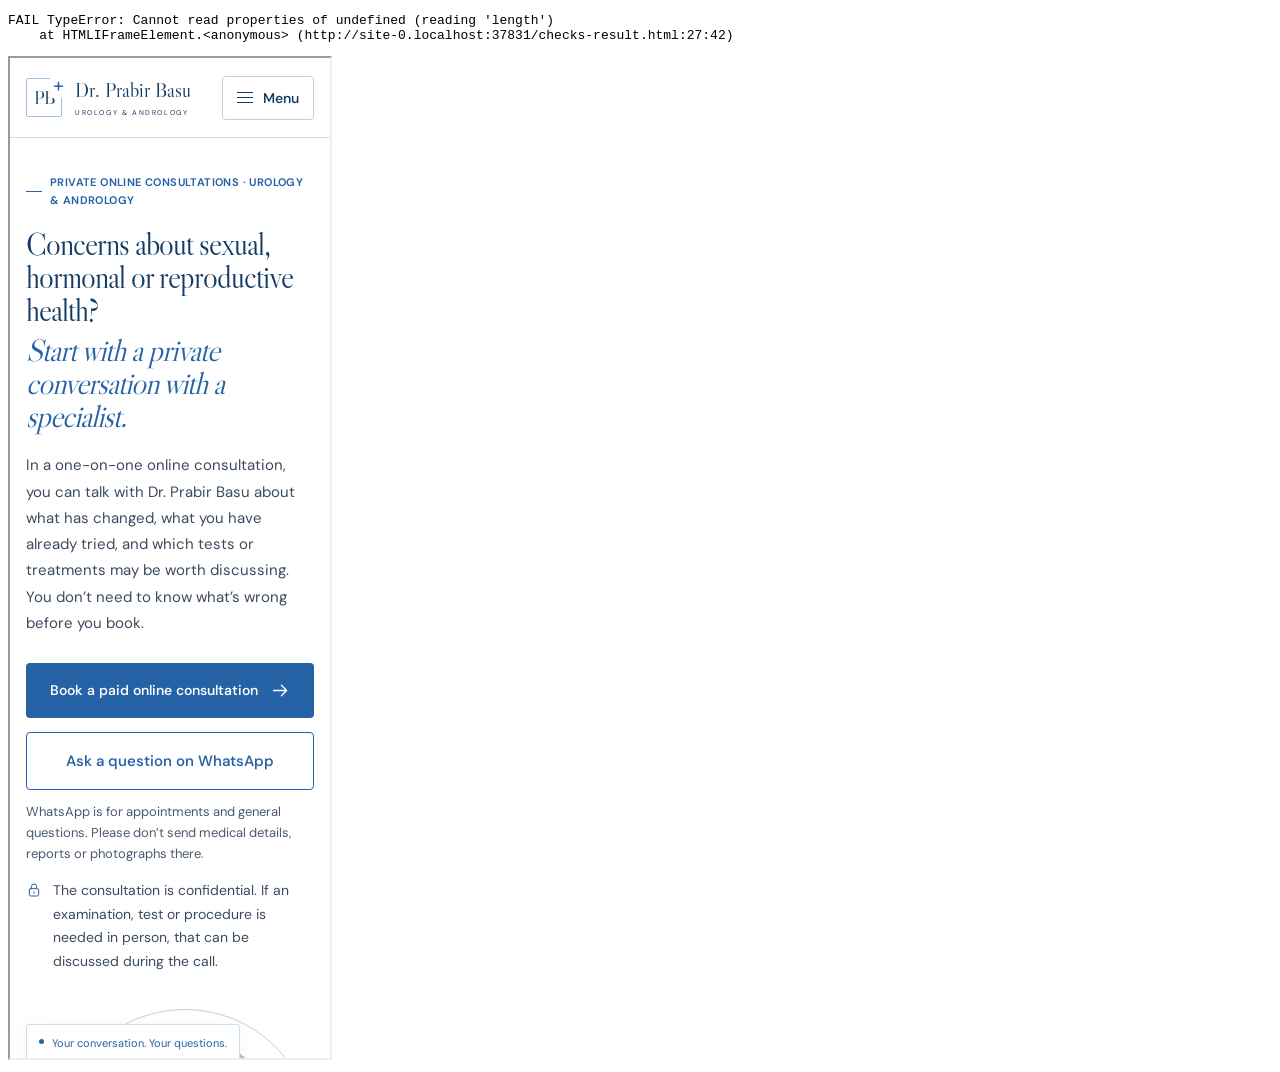
<file: checks-result.html>
<!DOCTYPE html>
<html lang="en"><head><meta charset="utf-8"><title>Library checks</title></head><body><pre id="results">PASS 124 unique resources
PASS Valid external resource URLs
PASS Initial six resources
PASS Desktop has no horizontal overflow
PASS Load more adds six
PASS Search filters cards
PASS Empty result state
PASS Reset restores library
PASS Video filter
PASS Bengali filter
PASS Topic filter
PASS Bookmark toggles
PASS Saved collection shows saved item
PASS Unsave removes item from saved view
PASS Title sorting
PASS Portrait loaded
PASS Internal anchor destinations exist
PASS Mobile has no horizontal overflow
PASS Small mobile has no horizontal overflow</pre><iframe id="site" src="index.html" style="width: 320px; height: 1000px;"></iframe><script>
const results=[];const check=(name,condition)=>results.push(`${condition?'PASS':'FAIL'} ${name}`);
document.getElementById('site').addEventListener('load',()=>{try{
const frame=document.getElementById('site'),w=frame.contentWindow,d=w.document;
const click=selector=>d.querySelector(selector).click();
const change=(id,value,type='change')=>{const e=d.getElementById(id);e.value=value;e.dispatchEvent(new w.Event(type,{bubbles:true}));};
const cards=()=>[...d.querySelectorAll('.resource-card')];
check('124 unique resources',w.RESOURCES.length===124&&new Set(w.RESOURCES.map(r=>r.id)).size===124);
check('Valid external resource URLs',w.RESOURCES.every(r=>/^https:\/\//.test(r.url)&&!/[<>]/.test(r.url)));
check('Initial six resources',cards().length===6);
check('Desktop has no horizontal overflow',d.documentElement.scrollWidth<=d.documentElement.clientWidth);
click('#load-more');check('Load more adds six',cards().length===12);
change('search','kidney','input');check('Search filters cards',cards().length>0&&cards().every(c=>/kidney/i.test(c.textContent)));
change('search','noresourcexyz','input');check('Empty result state',cards().length===0&&!d.getElementById('empty-state').hidden);
click('#empty-reset');check('Reset restores library',cards().length===6);
click('[data-format="Video"]');check('Video filter',cards().length===2&&cards().every(c=>/Video/.test(c.textContent)));
click('#reset');change('language','Bengali');check('Bengali filter',cards().length>0&&cards().every(c=>/Bengali/.test(c.textContent)));
click('#reset');click('[data-topic="Prostate health"]');check('Topic filter',cards().length>0&&cards().every(c=>/Prostate health/.test(c.textContent)));
click('#reset');const bookmark=d.querySelector('[data-save]'),id=bookmark.dataset.save;const wasSaved=bookmark.getAttribute('aria-pressed')==='true';bookmark.click();check('Bookmark toggles',d.querySelector(`[data-save="${id}"]`).getAttribute('aria-pressed')===String(!wasSaved));
if(wasSaved)d.querySelector(`[data-save="${id}"]`).click();
click('#saved-toggle');check('Saved collection shows saved item',!!d.querySelector(`[data-save="${id}"]`));
d.querySelector(`[data-save="${id}"]`).click();check('Unsave removes item from saved view',!d.querySelector(`[data-save="${id}"]`));
if(wasSaved){click('#reset');d.querySelector(`[data-save="${id}"]`).click();}
click('#reset');change('sort','title');const titles=cards().map(c=>c.querySelector('h3').textContent);check('Title sorting',titles.every((t,i)=>i===0||titles[i-1].localeCompare(t)<=0));
check('Portrait loaded',d.querySelector('.portrait-wrap img').complete&&d.querySelector('.portrait-wrap img').naturalWidth>0);
check('Internal anchor destinations exist',[...d.querySelectorAll('a[href^="#"]')].every(a=>a.hash===''||!!d.querySelector(a.hash)));
frame.style.width='390px';void d.body.offsetHeight;check('Mobile has no horizontal overflow',d.documentElement.scrollWidth<=d.documentElement.clientWidth);
frame.style.width='320px';void d.body.offsetHeight;check('Small mobile has no horizontal overflow',d.documentElement.scrollWidth<=d.documentElement.clientWidth);
}catch(e){results.push('FAIL '+e.stack)}document.getElementById('results').textContent=results.join('\n');});
</script>
</body></html>
</file>
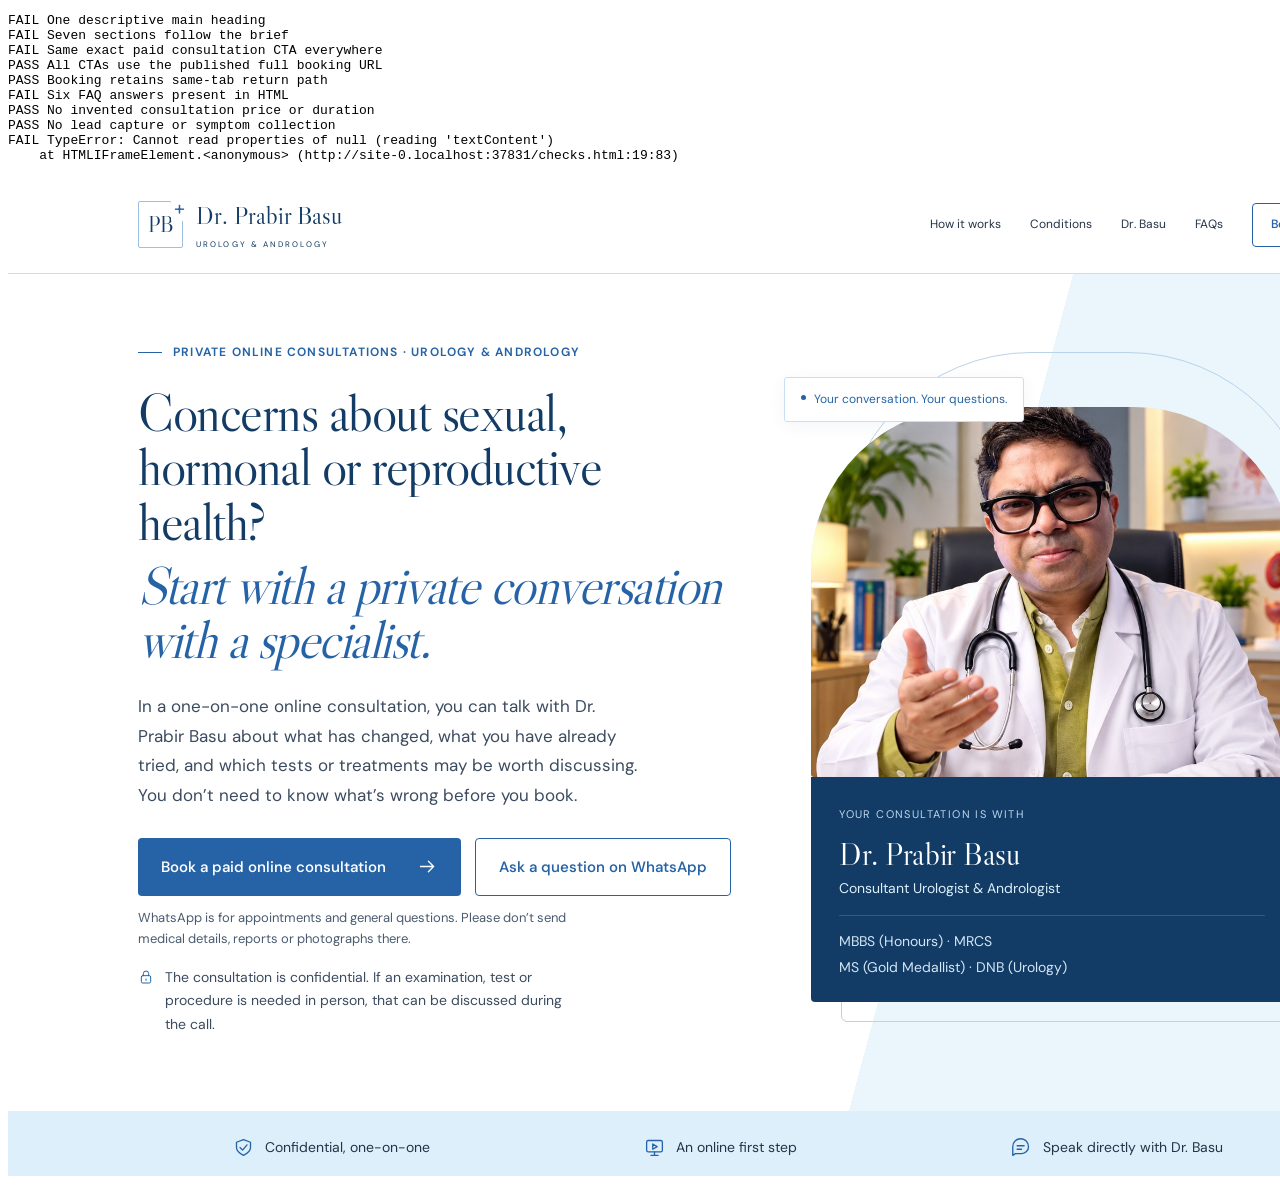
<file: checks.html>
<!doctype html><html lang="en"><meta charset="utf-8"><title>Consultation landing page checks</title><body><pre id="results">RUNNING</pre><iframe id="site" src="index.html" style="width:1440px;height:1000px;border:0"></iframe><script>
const checks=[];
const check=(name,condition)=>checks.push(`${condition?'PASS':'FAIL'} ${name}`);
const wait=ms=>new Promise(resolve=>setTimeout(resolve,ms));
document.getElementById('site').addEventListener('load',async()=>{
try{
 const frame=document.getElementById('site'),w=frame.contentWindow,d=w.document;
 await d.fonts.ready;
 d.documentElement.style.scrollBehavior='auto';
 check('One descriptive main heading',d.querySelectorAll('h1').length===1&&d.querySelector('h1').textContent.includes('andrology specialist'));
 check('Seven sections follow the brief',[...d.querySelectorAll('main > section')].map(s=>s.id).join(',')==='hero,understanding,consultation,benefits,specialist,questions,book');
 const links=[...d.querySelectorAll('[data-booking]')];
 check('Same exact paid consultation CTA everywhere',links.length===3&&links.every(a=>a.textContent.trim()==='Book a paid online consultation'));
 check('All CTAs use the published full booking URL',links.every(a=>a.href==='https://drprabirbasu.zohobookings.in/drprabirbasu'));
 check('Booking retains same-tab return path',links.every(a=>!a.target));
 check('Six FAQ answers present in HTML',d.querySelectorAll('.faq-list details').length===6&&[...d.querySelectorAll('.faq-list details p')].every(p=>p.textContent.length>20));
 check('No invented consultation price or duration',!/[₹$]|\b\d+\s*(?:minutes?|mins?)\b/i.test(d.body.textContent));
 check('No lead capture or symptom collection',!d.querySelector('form,input,textarea'));
 check('Online and in-person scope distinguished',d.querySelector('#consultation').textContent.includes('require in-person care')&&d.querySelector('#questions').textContent.includes('No particular result can be guaranteed'));
 check('Genuine local portrait loaded',d.querySelector('.portrait-photo img').complete&&d.querySelector('.portrait-photo img').naturalWidth===932);
 check('Existing resource library retained',d.querySelector('.site-footer a[href="library.html"]')!==null);
 check('All in-page links resolve',[...d.querySelectorAll('a[href^="#"]')].every(a=>!!d.querySelector(a.hash)));
 const summary=d.querySelector('.faq-list summary');summary.focus();check('FAQ summary is keyboard focusable',d.activeElement===summary);
 summary.click();check('FAQ expands',summary.parentElement.open);summary.click();check('FAQ collapses',!summary.parentElement.open);
 let measurement;
 w.addEventListener('consultation:measurement',event=>measurement=event.detail);
 links[0].addEventListener('click',event=>event.preventDefault(),{once:true});links[0].click();
 check('CTA measurement contains only event and placement',measurement?.name==='primary_cta_click'&&measurement.placement==='hero'&&Object.keys(measurement).sort().join(',')==='name,placement');
 for(const width of [1440,1024,768,390,320]){
   frame.style.width=width+'px';w.dispatchEvent(new w.Event('resize'));await wait(100);
   check(`No horizontal overflow at ${width}px`,d.documentElement.scrollWidth<=d.documentElement.clientWidth);
   const cta=d.querySelector('[data-booking="hero"]').getBoundingClientRect();
   check(`CTA fits and has a 44px target at ${width}px`,cta.left>=0&&cta.right<=d.documentElement.clientWidth&&cta.height>=44);
 }
 frame.style.width='390px';frame.style.height='844px';w.dispatchEvent(new w.Event('resize'));w.scrollTo(0,0);await wait(150);
 check('Mobile primary CTA appears in first screen',d.querySelector('[data-booking="hero"]').getBoundingClientRect().bottom<844);
 check('Mobile sticky CTA hidden while hero is visible',d.getElementById('mobile-booking').hidden);
 w.scrollTo(0,d.getElementById('understanding').offsetTop+40);w.dispatchEvent(new w.Event('scroll'));await wait(150);
 check('Mobile sticky CTA appears after hero',!d.getElementById('mobile-booking').hidden);
 summary.parentElement.open=true;w.scrollTo(0,d.getElementById('questions').offsetTop);w.dispatchEvent(new w.Event('scroll'));await wait(150);
 check('Sticky CTA does not obscure expanded FAQ',d.getElementById('mobile-booking').hidden);
 summary.parentElement.open=false;w.scrollTo(0,d.getElementById('book').offsetTop);w.dispatchEvent(new w.Event('scroll'));await wait(150);
 check('Sticky CTA hidden beside final booking action',d.getElementById('mobile-booking').hidden);
 frame.style.width='1440px';w.scrollTo(0,d.getElementById('understanding').offsetTop);w.dispatchEvent(new w.Event('resize'));await wait(150);
 check('Sticky CTA absent on desktop',d.getElementById('mobile-booking').hidden);
}catch(error){checks.push('FAIL '+error.stack)}
document.getElementById('results').textContent=checks.join('\n');
});
</script></body></html>
</file>
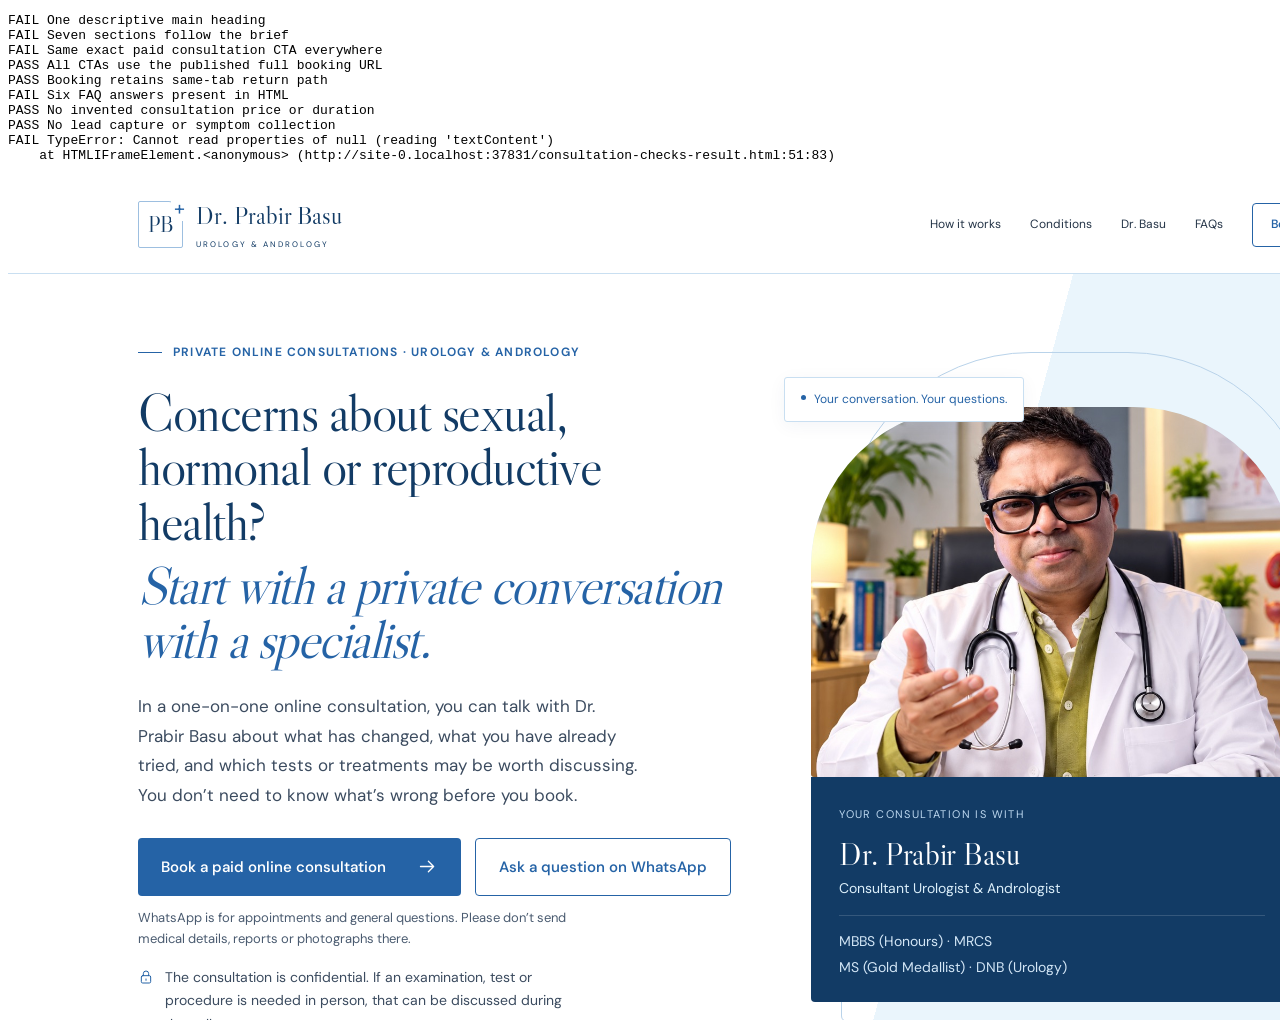
<file: consultation-checks-result.html>
<!DOCTYPE html>
<html lang="en"><head><meta charset="utf-8"><title>Consultation landing page checks</title></head><body><pre id="results">PASS One descriptive main heading
PASS Seven sections follow the brief
PASS Same exact paid consultation CTA everywhere
PASS All CTAs use the published full booking URL
PASS Booking retains same-tab return path
PASS Six FAQ answers present in HTML
PASS No invented consultation price or duration
PASS No lead capture or symptom collection
PASS Online and in-person scope distinguished
PASS Genuine local portrait loaded
PASS Existing resource library retained
PASS All in-page links resolve
PASS FAQ summary is keyboard focusable
PASS FAQ expands
PASS FAQ collapses
PASS CTA measurement contains only event and placement
PASS No horizontal overflow at 1440px
PASS CTA fits and has a 44px target at 1440px
PASS No horizontal overflow at 1024px
PASS CTA fits and has a 44px target at 1024px
PASS No horizontal overflow at 768px
PASS CTA fits and has a 44px target at 768px
PASS No horizontal overflow at 390px
PASS CTA fits and has a 44px target at 390px
PASS No horizontal overflow at 320px
PASS CTA fits and has a 44px target at 320px
PASS Mobile primary CTA appears in first screen
PASS Mobile sticky CTA hidden while hero is visible
PASS Mobile sticky CTA appears after hero
PASS Sticky CTA does not obscure expanded FAQ
PASS Sticky CTA hidden beside final booking action
PASS Sticky CTA absent on desktop</pre><iframe id="site" src="index.html" style="width: 1440px; height: 844px; border: 0px;"></iframe><script>
const checks=[];
const check=(name,condition)=>checks.push(`${condition?'PASS':'FAIL'} ${name}`);
const wait=ms=>new Promise(resolve=>setTimeout(resolve,ms));
document.getElementById('site').addEventListener('load',async()=>{
try{
 const frame=document.getElementById('site'),w=frame.contentWindow,d=w.document;
 await d.fonts.ready;
 d.documentElement.style.scrollBehavior='auto';
 check('One descriptive main heading',d.querySelectorAll('h1').length===1&&d.querySelector('h1').textContent.includes('andrology specialist'));
 check('Seven sections follow the brief',[...d.querySelectorAll('main > section')].map(s=>s.id).join(',')==='hero,understanding,consultation,benefits,specialist,questions,book');
 const links=[...d.querySelectorAll('[data-booking]')];
 check('Same exact paid consultation CTA everywhere',links.length===3&&links.every(a=>a.textContent.trim()==='Book a paid online consultation'));
 check('All CTAs use the published full booking URL',links.every(a=>a.href==='https://drprabirbasu.zohobookings.in/drprabirbasu'));
 check('Booking retains same-tab return path',links.every(a=>!a.target));
 check('Six FAQ answers present in HTML',d.querySelectorAll('.faq-list details').length===6&&[...d.querySelectorAll('.faq-list details p')].every(p=>p.textContent.length>20));
 check('No invented consultation price or duration',!/[₹$]|\b\d+\s*(?:minutes?|mins?)\b/i.test(d.body.textContent));
 check('No lead capture or symptom collection',!d.querySelector('form,input,textarea'));
 check('Online and in-person scope distinguished',d.querySelector('#consultation').textContent.includes('require in-person care')&&d.querySelector('#questions').textContent.includes('No particular result can be guaranteed'));
 check('Genuine local portrait loaded',d.querySelector('.portrait-photo img').complete&&d.querySelector('.portrait-photo img').naturalWidth===932);
 check('Existing resource library retained',d.querySelector('.site-footer a[href="library.html"]')!==null);
 check('All in-page links resolve',[...d.querySelectorAll('a[href^="#"]')].every(a=>!!d.querySelector(a.hash)));
 const summary=d.querySelector('.faq-list summary');summary.focus();check('FAQ summary is keyboard focusable',d.activeElement===summary);
 summary.click();check('FAQ expands',summary.parentElement.open);summary.click();check('FAQ collapses',!summary.parentElement.open);
 let measurement;
 w.addEventListener('consultation:measurement',event=>measurement=event.detail);
 links[0].addEventListener('click',event=>event.preventDefault(),{once:true});links[0].click();
 check('CTA measurement contains only event and placement',measurement?.name==='primary_cta_click'&&measurement.placement==='hero'&&Object.keys(measurement).sort().join(',')==='name,placement');
 for(const width of [1440,1024,768,390,320]){
   frame.style.width=width+'px';w.dispatchEvent(new w.Event('resize'));await wait(100);
   check(`No horizontal overflow at ${width}px`,d.documentElement.scrollWidth<=d.documentElement.clientWidth);
   const cta=d.querySelector('[data-booking="hero"]').getBoundingClientRect();
   check(`CTA fits and has a 44px target at ${width}px`,cta.left>=0&&cta.right<=d.documentElement.clientWidth&&cta.height>=44);
 }
 frame.style.width='390px';frame.style.height='844px';w.dispatchEvent(new w.Event('resize'));w.scrollTo(0,0);await wait(150);
 check('Mobile primary CTA appears in first screen',d.querySelector('[data-booking="hero"]').getBoundingClientRect().bottom<844);
 check('Mobile sticky CTA hidden while hero is visible',d.getElementById('mobile-booking').hidden);
 w.scrollTo(0,d.getElementById('understanding').offsetTop+40);w.dispatchEvent(new w.Event('scroll'));await wait(150);
 check('Mobile sticky CTA appears after hero',!d.getElementById('mobile-booking').hidden);
 summary.parentElement.open=true;w.scrollTo(0,d.getElementById('questions').offsetTop);w.dispatchEvent(new w.Event('scroll'));await wait(150);
 check('Sticky CTA does not obscure expanded FAQ',d.getElementById('mobile-booking').hidden);
 summary.parentElement.open=false;w.scrollTo(0,d.getElementById('book').offsetTop);w.dispatchEvent(new w.Event('scroll'));await wait(150);
 check('Sticky CTA hidden beside final booking action',d.getElementById('mobile-booking').hidden);
 frame.style.width='1440px';w.scrollTo(0,d.getElementById('understanding').offsetTop);w.dispatchEvent(new w.Event('resize'));await wait(150);
 check('Sticky CTA absent on desktop',d.getElementById('mobile-booking').hidden);
}catch(error){checks.push('FAIL '+error.stack)}
document.getElementById('results').textContent=checks.join('\n');
});
</script>
</body></html>
</file>
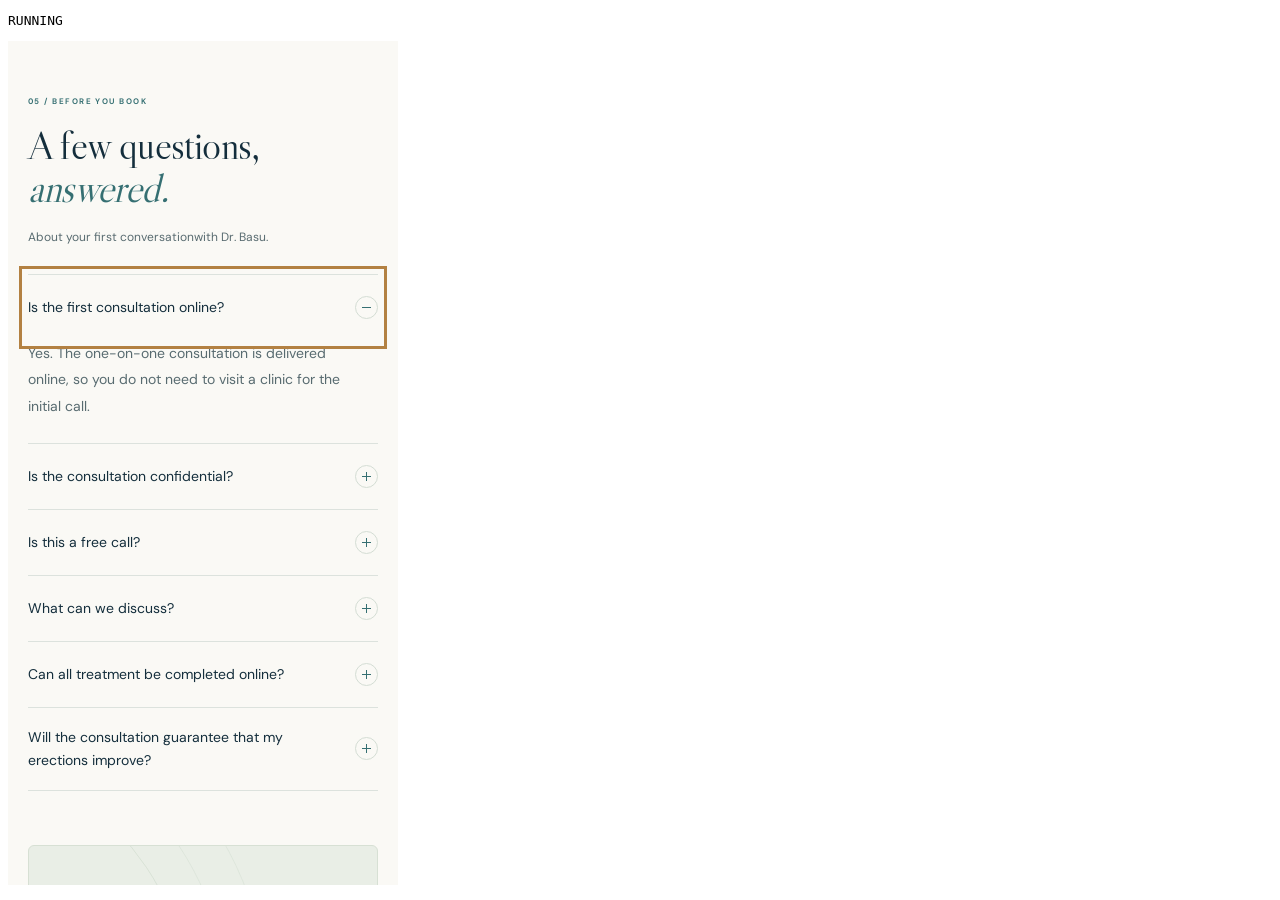
<file: consultation-checks.html>
<!doctype html><html lang="en"><meta charset="utf-8"><title>Consultation landing page checks</title><body><pre id="results">RUNNING</pre><iframe id="site" src="ed.html" style="width:1440px;height:1000px;border:0"></iframe><script>
const checks=[];
const check=(name,condition)=>checks.push(`${condition?'PASS':'FAIL'} ${name}`);
const wait=ms=>new Promise(resolve=>setTimeout(resolve,ms));
document.getElementById('site').addEventListener('load',async()=>{
try{
 const frame=document.getElementById('site'),w=frame.contentWindow,d=w.document;
 await d.fonts.ready;
 d.documentElement.style.scrollBehavior='auto';
 check('One descriptive main heading',d.querySelectorAll('h1').length===1&&d.querySelector('h1').textContent.includes('andrology specialist'));
 check('Seven sections follow the brief',[...d.querySelectorAll('main > section')].map(s=>s.id).join(',')==='hero,understanding,consultation,benefits,specialist,questions,book');
 const links=[...d.querySelectorAll('[data-booking]')];
 check('Same exact paid consultation CTA everywhere',links.length===3&&links.every(a=>a.textContent.trim()==='Book a paid online consultation'));
 check('All CTAs use the published full booking URL',links.every(a=>a.href==='https://drprabirbasu.zohobookings.in/drprabirbasu'));
 check('Booking retains same-tab return path',links.every(a=>!a.target));
 check('Six FAQ answers present in HTML',d.querySelectorAll('.faq-list details').length===6&&[...d.querySelectorAll('.faq-list details p')].every(p=>p.textContent.length>20));
 check('No invented consultation price or duration',!/[₹$]|\b\d+\s*(?:minutes?|mins?)\b/i.test(d.body.textContent));
 check('No lead capture or symptom collection',!d.querySelector('form,input,textarea'));
 check('Online and in-person scope distinguished',d.querySelector('#consultation').textContent.includes('require in-person care')&&d.querySelector('#questions').textContent.includes('No particular result can be guaranteed'));
 check('Genuine local portrait loaded',d.querySelector('.portrait-photo img').complete&&d.querySelector('.portrait-photo img').naturalWidth===932);
 check('Existing resource library retained',d.querySelector('.site-footer a[href="library.html"]')!==null);
 check('All in-page links resolve',[...d.querySelectorAll('a[href^="#"]')].every(a=>!!d.querySelector(a.hash)));
 const summary=d.querySelector('.faq-list summary');summary.focus();check('FAQ summary is keyboard focusable',d.activeElement===summary);
 summary.click();check('FAQ expands',summary.parentElement.open);summary.click();check('FAQ collapses',!summary.parentElement.open);
 let measurement;
 w.addEventListener('consultation:measurement',event=>measurement=event.detail);
 links[0].addEventListener('click',event=>event.preventDefault(),{once:true});links[0].click();
 check('CTA measurement contains only event and placement',measurement?.name==='primary_cta_click'&&measurement.placement==='hero'&&Object.keys(measurement).sort().join(',')==='name,placement');
 for(const width of [1440,1024,768,390,320]){
   frame.style.width=width+'px';w.dispatchEvent(new w.Event('resize'));await wait(100);
   check(`No horizontal overflow at ${width}px`,d.documentElement.scrollWidth<=d.documentElement.clientWidth);
   const cta=d.querySelector('[data-booking="hero"]').getBoundingClientRect();
   check(`CTA fits and has a 44px target at ${width}px`,cta.left>=0&&cta.right<=d.documentElement.clientWidth&&cta.height>=44);
 }
 frame.style.width='390px';frame.style.height='844px';w.dispatchEvent(new w.Event('resize'));w.scrollTo(0,0);await wait(150);
 check('Mobile primary CTA appears in first screen',d.querySelector('[data-booking="hero"]').getBoundingClientRect().bottom<844);
 check('Mobile sticky CTA hidden while hero is visible',d.getElementById('mobile-booking').hidden);
 w.scrollTo(0,d.getElementById('understanding').offsetTop+40);w.dispatchEvent(new w.Event('scroll'));await wait(150);
 check('Mobile sticky CTA appears after hero',!d.getElementById('mobile-booking').hidden);
 summary.parentElement.open=true;w.scrollTo(0,d.getElementById('questions').offsetTop);w.dispatchEvent(new w.Event('scroll'));await wait(150);
 check('Sticky CTA does not obscure expanded FAQ',d.getElementById('mobile-booking').hidden);
 summary.parentElement.open=false;w.scrollTo(0,d.getElementById('book').offsetTop);w.dispatchEvent(new w.Event('scroll'));await wait(150);
 check('Sticky CTA hidden beside final booking action',d.getElementById('mobile-booking').hidden);
 frame.style.width='1440px';w.scrollTo(0,d.getElementById('understanding').offsetTop);w.dispatchEvent(new w.Event('resize'));await wait(150);
 check('Sticky CTA absent on desktop',d.getElementById('mobile-booking').hidden);
}catch(error){checks.push('FAIL '+error.stack)}
document.getElementById('results').textContent=checks.join('\n');
});
</script></body></html>
</file>
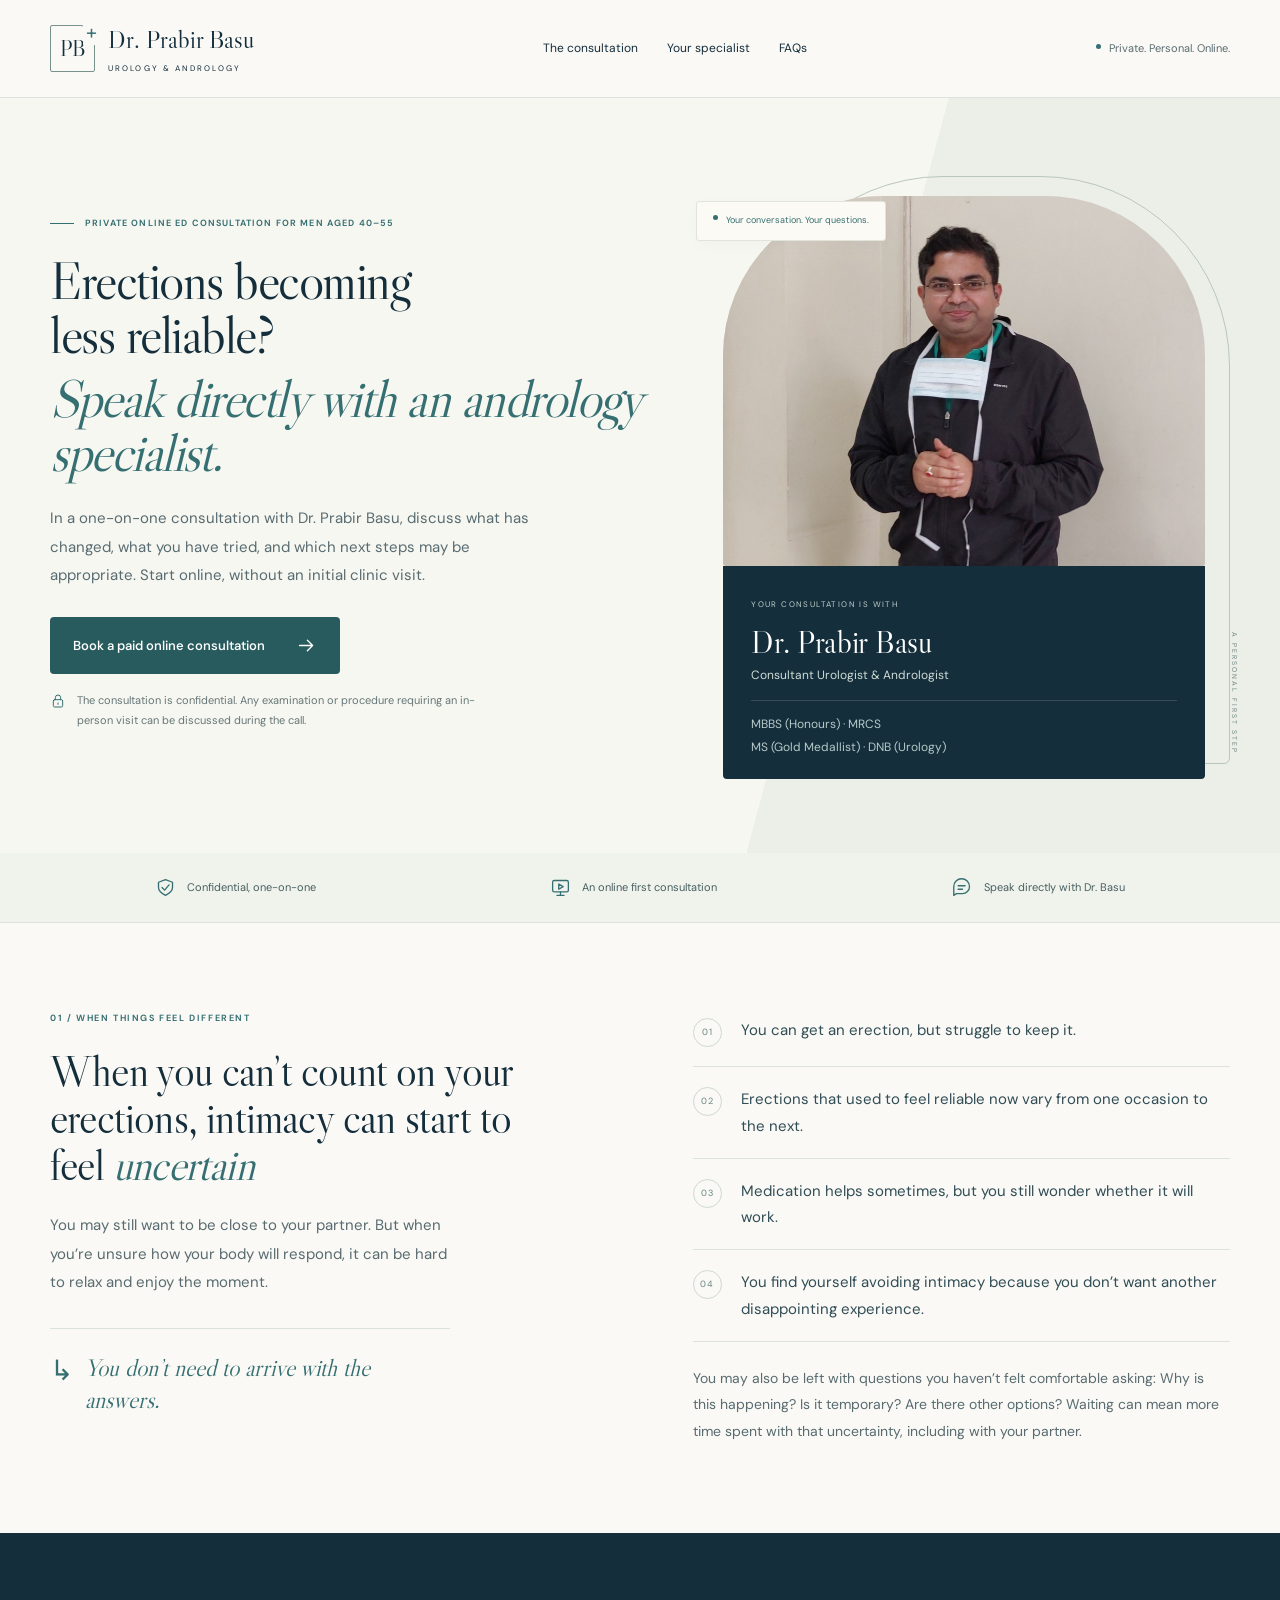
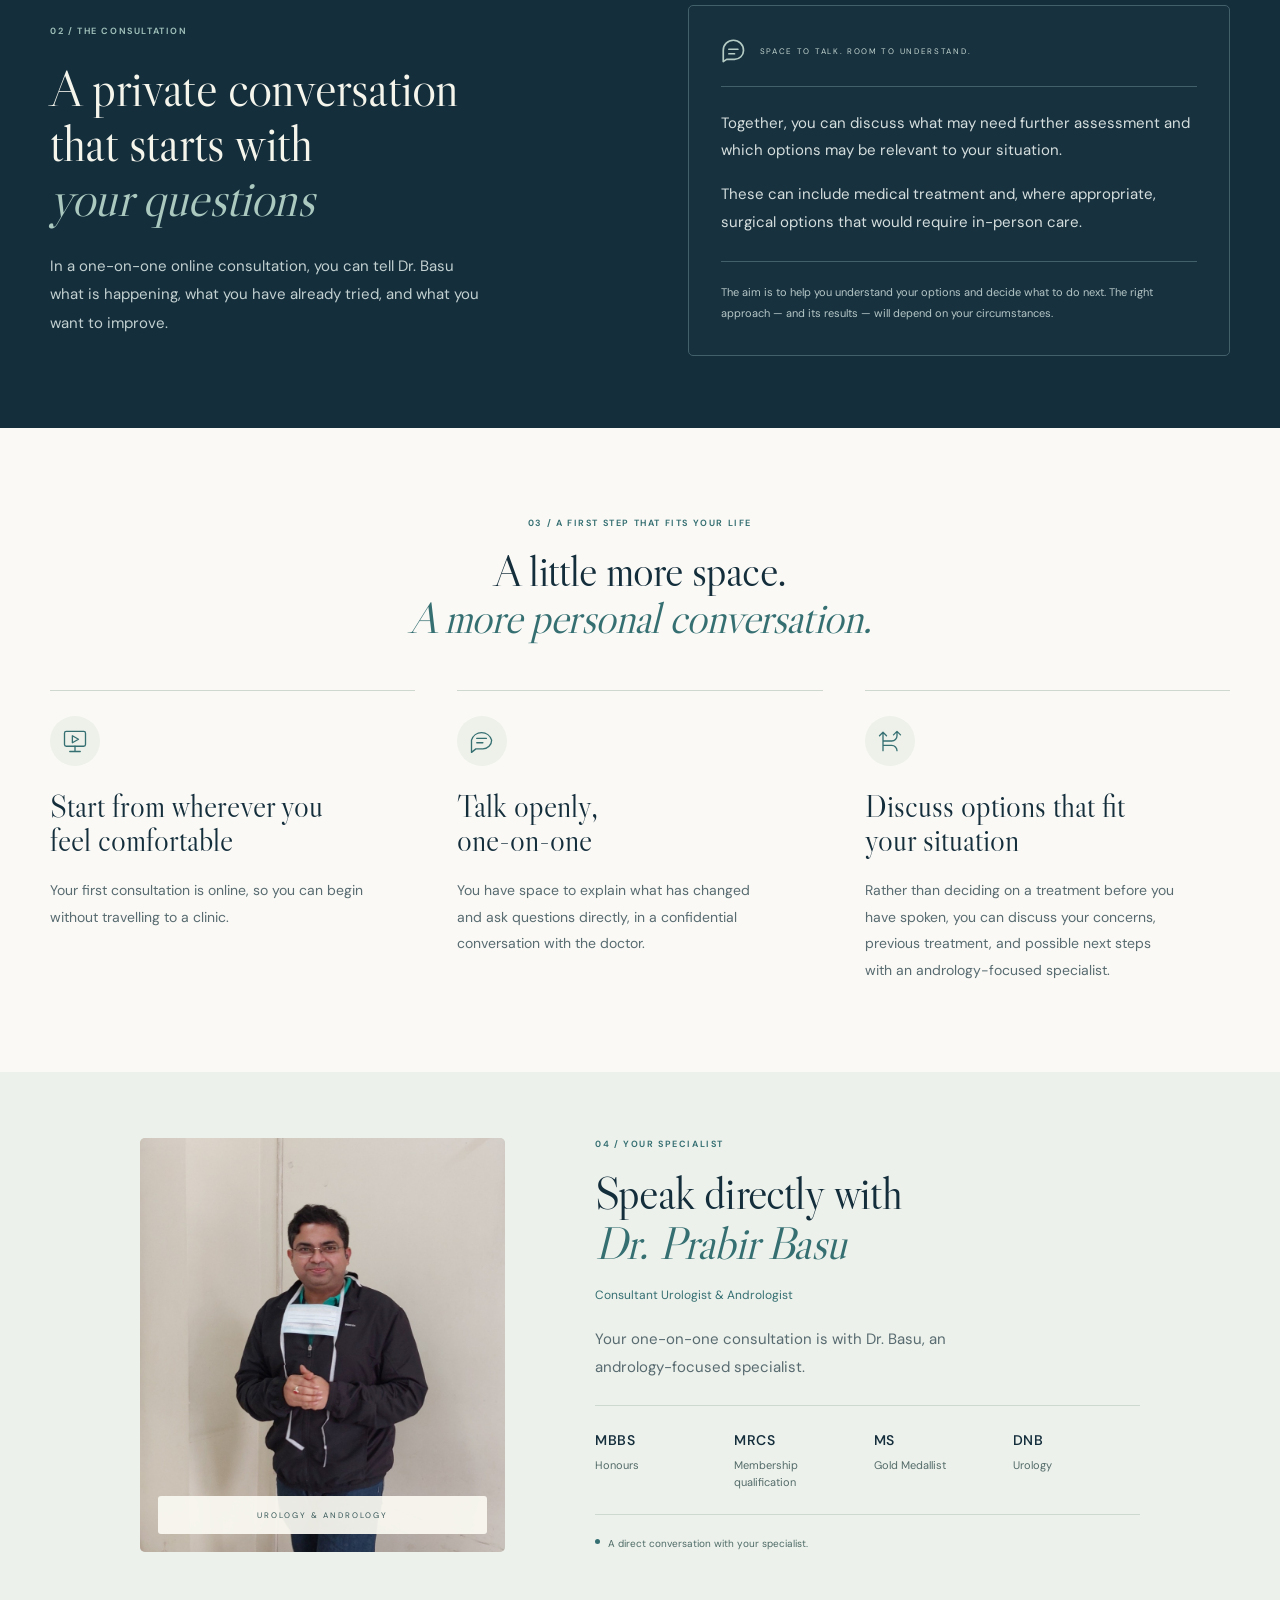
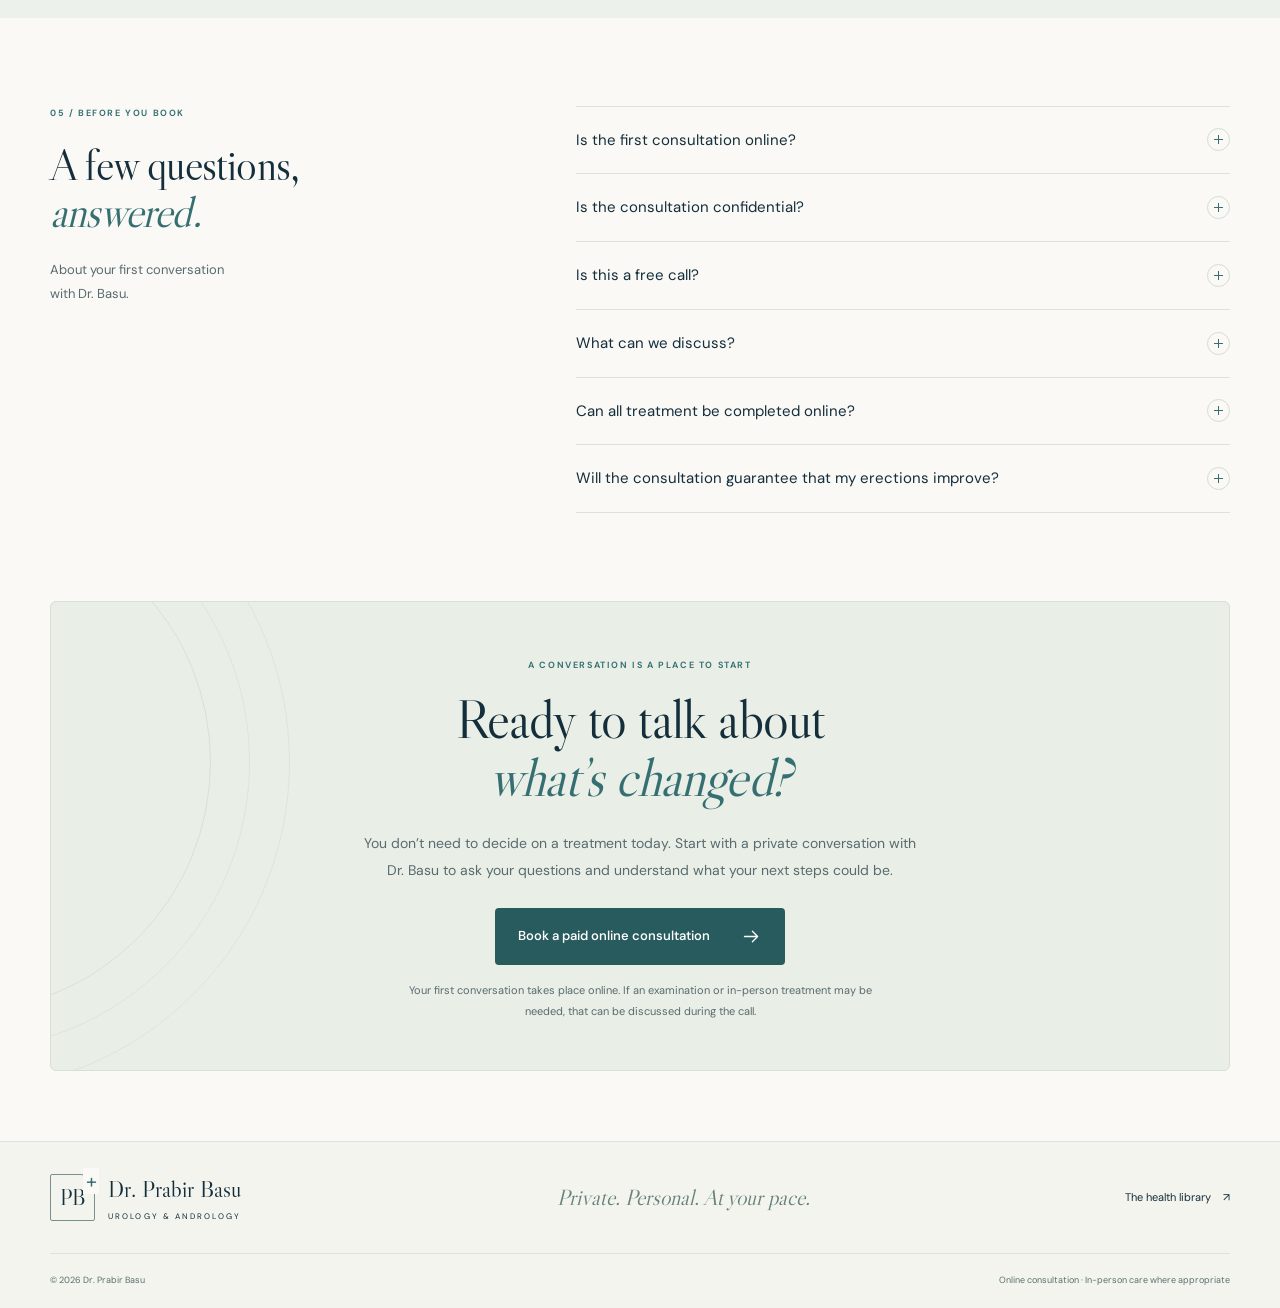
<file: consultation.html>
<!doctype html>
<html lang="en"><head>
<meta charset="utf-8"><meta name="viewport" content="width=device-width, initial-scale=1"><meta name="theme-color" content="#142e3c"><meta name="referrer" content="no-referrer">
<meta name="description" content="A private, paid online ED consultation with Dr. Prabir Basu. Discuss your concerns, previous treatment and possible next steps in a one-on-one conversation.">
<title>Private Online ED Consultation | Dr. Prabir Basu</title><link rel="stylesheet" href="consultation.css"><script src="consultation.js" defer></script>
</head><body>
<a class="skip-link" href="#main">Skip to content</a>
<header class="site-header"><div class="container header-inner"><a class="brand" href="#main" aria-label="Dr. Prabir Basu — home"><span class="brand-mark" aria-hidden="true">PB<span>+</span></span><span class="brand-name">Dr. Prabir Basu<small>UROLOGY &amp; ANDROLOGY</small></span></a><nav aria-label="Page navigation"><a href="#consultation">The consultation</a><a href="#specialist">Your specialist</a><a href="#questions">FAQs</a></nav><span class="header-note"><span class="small-dot" aria-hidden="true"></span>Private. Personal. Online.</span></div></header>
<main id="main">
<section class="hero" id="hero" aria-labelledby="hero-heading"><div class="container hero-grid"><div class="hero-copy">
<p class="eyebrow"><span class="eyebrow-line" aria-hidden="true"></span>Private online ED consultation for men aged 40–55</p>
<h1 id="hero-heading">Erections becoming<br class="desktop-break"> less reliable?<br><em>Speak directly with an andrology specialist.</em></h1>
<p class="hero-description">In a one-on-one consultation with Dr. Prabir Basu, discuss what has changed, what you have tried, and which next steps may be appropriate. Start online, without an initial clinic visit.</p>
<a class="booking-button" data-booking="hero" href="https://drprabirbasu.zohobookings.in/drprabirbasu"><span>Book a paid online consultation</span><svg aria-hidden="true" viewBox="0 0 24 24"><path d="M4 12h15m-6-6 6 6-6 6"/></svg></a>
<p class="supporting-copy"><svg aria-hidden="true" viewBox="0 0 24 24"><rect x="5" y="10" width="14" height="11" rx="2"/><path d="M8 10V7a4 4 0 0 1 8 0v3m-4 5v2"/></svg><span>The consultation is confidential. Any examination or procedure requiring an in-person visit can be discussed during the call.</span></p>
</div><figure class="hero-portrait"><div class="portrait-arch" aria-hidden="true"></div><div class="portrait-photo"><img src="assets/dr-prabir-basu.jpg" alt="Dr. Prabir Basu, Consultant Urologist and Andrologist" width="932" height="1133" fetchpriority="high"></div><span class="portrait-caption"><span class="small-dot" aria-hidden="true"></span>Your conversation. Your questions.</span><figcaption class="doctor-card"><span class="doctor-card-label">YOUR CONSULTATION IS WITH</span><h2>Dr. Prabir Basu</h2><p>Consultant Urologist &amp; Andrologist</p><div class="qualifications">MBBS (Honours) · MRCS<br>MS (Gold Medallist) · DNB (Urology)</div></figcaption><span class="portrait-coordinate" aria-hidden="true">A PERSONAL FIRST STEP</span></figure></div></section>
<div class="care-strip"><div class="container care-strip-inner"><span><svg viewBox="0 0 24 24" aria-hidden="true"><path d="M12 3 4 6v6c0 4 4 7 8 9 4-2 8-5 8-9V6zM8 12l3 3 5-6"/></svg>Confidential, one-on-one</span><span><svg viewBox="0 0 24 24" aria-hidden="true"><rect x="3" y="4" width="18" height="13" rx="2"/><path d="M8 21h8m-4-4v4m-2-13 5 3-5 3z"/></svg>An online first consultation</span><span><svg viewBox="0 0 24 24" aria-hidden="true"><path d="M20 11a8 8 0 0 1-8 8H5l-3 2V11a9 9 0 0 1 18 0zM7 10h8m-8 4h5"/></svg>Speak directly with Dr. Basu</span></div></div>
<section class="section problem-section" id="understanding" aria-labelledby="problem-heading"><div class="container problem-grid"><div class="section-intro"><p class="eyebrow">01 / WHEN THINGS FEEL DIFFERENT</p><h2 id="problem-heading">When you can’t count on your erections, intimacy can start to feel <em>uncertain</em></h2><p>You may still want to be close to your partner. But when you’re unsure how your body will respond, it can be hard to relax and enjoy the moment.</p><div class="quiet-note"><span aria-hidden="true">↳</span>You don’t need to arrive with the answers.</div></div><div class="problem-content"><ul class="experience-list"><li><span aria-hidden="true">01</span><p>You can get an erection, but struggle to keep it.</p></li><li><span aria-hidden="true">02</span><p>Erections that used to feel reliable now vary from one occasion to the next.</p></li><li><span aria-hidden="true">03</span><p>Medication helps sometimes, but you still wonder whether it will work.</p></li><li><span aria-hidden="true">04</span><p>You find yourself avoiding intimacy because you don’t want another disappointing experience.</p></li></ul><p class="problem-reflection">You may also be left with questions you haven’t felt comfortable asking: Why is this happening? Is it temporary? Are there other options? Waiting can mean more time spent with that uncertainty, including with your partner.</p></div></div></section>
<section class="consultation-section" id="consultation" aria-labelledby="consultation-heading"><div class="container consultation-grid"><div><p class="eyebrow">02 / THE CONSULTATION</p><h2 id="consultation-heading">A private conversation<br>that starts with<br><em>your questions</em></h2><p class="consultation-lead">In a one-on-one online consultation, you can tell Dr. Basu what is happening, what you have already tried, and what you want to improve.</p></div><div class="conversation-card"><div class="conversation-heading"><svg viewBox="0 0 24 24" aria-hidden="true"><path d="M20 11a8 8 0 0 1-8 8H5l-3 2V11a9 9 0 0 1 18 0zM7 10h8m-8 4h5"/></svg><span>SPACE TO TALK. ROOM TO UNDERSTAND.</span></div><p>Together, you can discuss what may need further assessment and which options may be relevant to your situation.</p><p>These can include medical treatment and, where appropriate, surgical options that would require in-person care.</p><div class="conversation-footnote">The aim is to help you understand your options and decide what to do next. The right approach — and its results — will depend on your circumstances.</div></div></div></section>
<section class="section benefits-section" id="benefits" aria-labelledby="benefits-heading"><div class="container"><div class="centered-heading"><p class="eyebrow">03 / A FIRST STEP THAT FITS YOUR LIFE</p><h2 id="benefits-heading">A little more space.<br><em>A more personal conversation.</em></h2></div><div class="benefit-grid"><article class="benefit"><div class="benefit-icon"><svg viewBox="0 0 32 32" aria-hidden="true"><rect x="4" y="5" width="24" height="17" rx="2"/><path d="M10 28h12m-6-6v6M13 10l7 4-7 4z"/></svg></div><h3>Start from wherever you feel comfortable</h3><p>Your first consultation is online, so you can begin without travelling to a clinic.</p></article><article class="benefit"><div class="benefit-icon"><svg viewBox="0 0 32 32" aria-hidden="true"><path d="M27 15a10 10 0 0 1-10 10H9l-5 4V15a12 12 0 0 1 23 0zM10 13h11m-11 5h7"/></svg></div><h3>Talk openly,<br>one-on-one</h3><p>You have space to explain what has changed and ask questions directly, in a confidential conversation with the doctor.</p></article><article class="benefit"><div class="benefit-icon"><svg viewBox="0 0 32 32" aria-hidden="true"><path d="M8 27V7m0 9h10a6 6 0 0 0 6-6V6M8 21h10a6 6 0 0 1 6 6M4 10l4-4 4 4m8-1 4-4 4 4"/></svg></div><h3>Discuss options that fit your situation</h3><p>Rather than deciding on a treatment before you have spoken, you can discuss your concerns, previous treatment, and possible next steps with an andrology-focused specialist.</p></article></div></div></section>
<section class="specialist-section" id="specialist" aria-labelledby="specialist-heading"><div class="container specialist-grid"><div class="specialist-image"><img src="assets/dr-prabir-basu.jpg" alt="Dr. Prabir Basu" width="932" height="1133" loading="lazy"><span>UROLOGY &amp; ANDROLOGY</span></div><div class="specialist-copy"><p class="eyebrow">04 / YOUR SPECIALIST</p><h2 id="specialist-heading">Speak directly with<br><em>Dr. Prabir Basu</em></h2><p class="specialist-role">Consultant Urologist &amp; Andrologist</p><p>Your one-on-one consultation is with Dr. Basu, an andrology-focused specialist.</p><dl class="credential-grid"><div><dt>MBBS</dt><dd>Honours</dd></div><div><dt>MRCS</dt><dd>Membership qualification</dd></div><div><dt>MS</dt><dd>Gold Medallist</dd></div><div><dt>DNB</dt><dd>Urology</dd></div></dl><div class="specialist-signoff"><span class="small-dot" aria-hidden="true"></span>A direct conversation with your specialist.</div></div></div></section>
<section class="section faq-section" id="questions" aria-labelledby="faq-heading"><div class="container faq-grid"><div><p class="eyebrow">05 / BEFORE YOU BOOK</p><h2 id="faq-heading">A few questions,<br><em>answered.</em></h2><p class="faq-intro">About your first conversation<br>with Dr. Basu.</p></div><div class="faq-list"><details><summary>Is the first consultation online?<span class="faq-toggle" aria-hidden="true"></span></summary><p>Yes. The one-on-one consultation is delivered online, so you do not need to visit a clinic for the initial call.</p></details><details><summary>Is the consultation confidential?<span class="faq-toggle" aria-hidden="true"></span></summary><p>Yes. It is offered as a confidential, one-on-one conversation.</p></details><details><summary>Is this a free call?<span class="faq-toggle" aria-hidden="true"></span></summary><p>No. This is a paid consultation.</p></details><details><summary>What can we discuss?<span class="faq-toggle" aria-hidden="true"></span></summary><p>You can discuss your erectile difficulties and the medical, surgical, and coaching options that may be relevant to your situation.</p></details><details><summary>Can all treatment be completed online?<span class="faq-toggle" aria-hidden="true"></span></summary><p>No. The initial consultation is online. A procedure such as surgery would require in-person care.</p></details><details><summary>Will the consultation guarantee that my erections improve?<span class="faq-toggle" aria-hidden="true"></span></summary><p>No particular result can be guaranteed. The consultation gives you an opportunity to discuss your concerns and possible next steps with a specialist.</p></details></div></div></section>
<section class="final-section" id="book" aria-labelledby="final-heading"><div class="container"><div class="final-card"><div class="final-pattern" aria-hidden="true"></div><p class="eyebrow">A CONVERSATION IS A PLACE TO START</p><h2 id="final-heading">Ready to talk about<br><em>what’s changed?</em></h2><p class="final-description">You don’t need to decide on a treatment today. Start with a private conversation with Dr. Basu to ask your questions and understand what your next steps could be.</p><a class="booking-button" data-booking="final" href="https://drprabirbasu.zohobookings.in/drprabirbasu"><span>Book a paid online consultation</span><svg aria-hidden="true" viewBox="0 0 24 24"><path d="M4 12h15m-6-6 6 6-6 6"/></svg></a><p class="final-support">Your first conversation takes place online. If an examination or in-person treatment may be needed, that can be discussed during the call.</p></div></div></section>
</main>
<footer class="site-footer"><div class="container footer-top"><a class="brand" href="#main"><span class="brand-mark" aria-hidden="true">PB<span>+</span></span><span class="brand-name">Dr. Prabir Basu<small>UROLOGY &amp; ANDROLOGY</small></span></a><p>Private. Personal. At your pace.</p><a href="library.html">The health library <span aria-hidden="true">↗</span></a></div><div class="container footer-bottom"><span>© <span id="year">2026</span> Dr. Prabir Basu</span><span>Online consultation · In-person care where appropriate</span></div></footer>
<div class="mobile-booking" id="mobile-booking" hidden><a class="booking-button" data-booking="mobile" href="https://drprabirbasu.zohobookings.in/drprabirbasu"><span>Book a paid online consultation</span><svg aria-hidden="true" viewBox="0 0 24 24"><path d="M4 12h15m-6-6 6 6-6 6"/></svg></a></div>
</body></html>
</file>
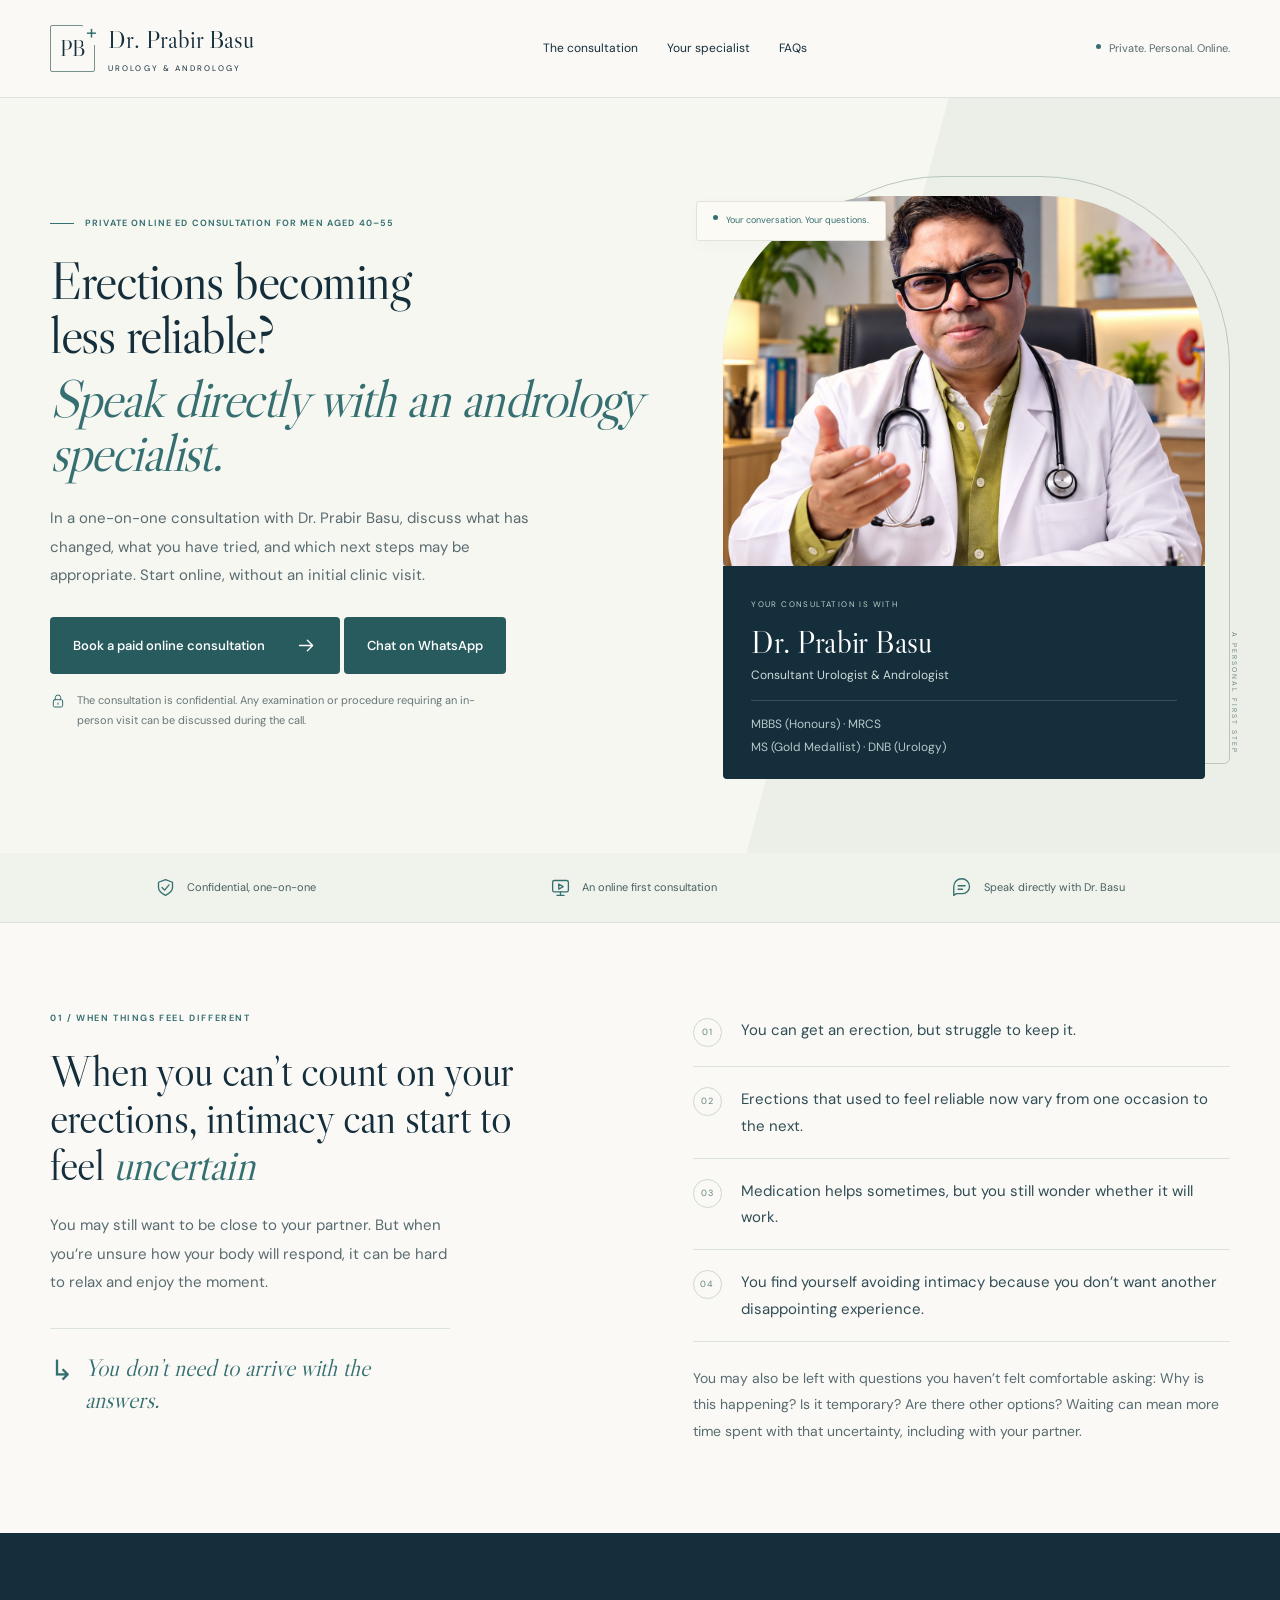
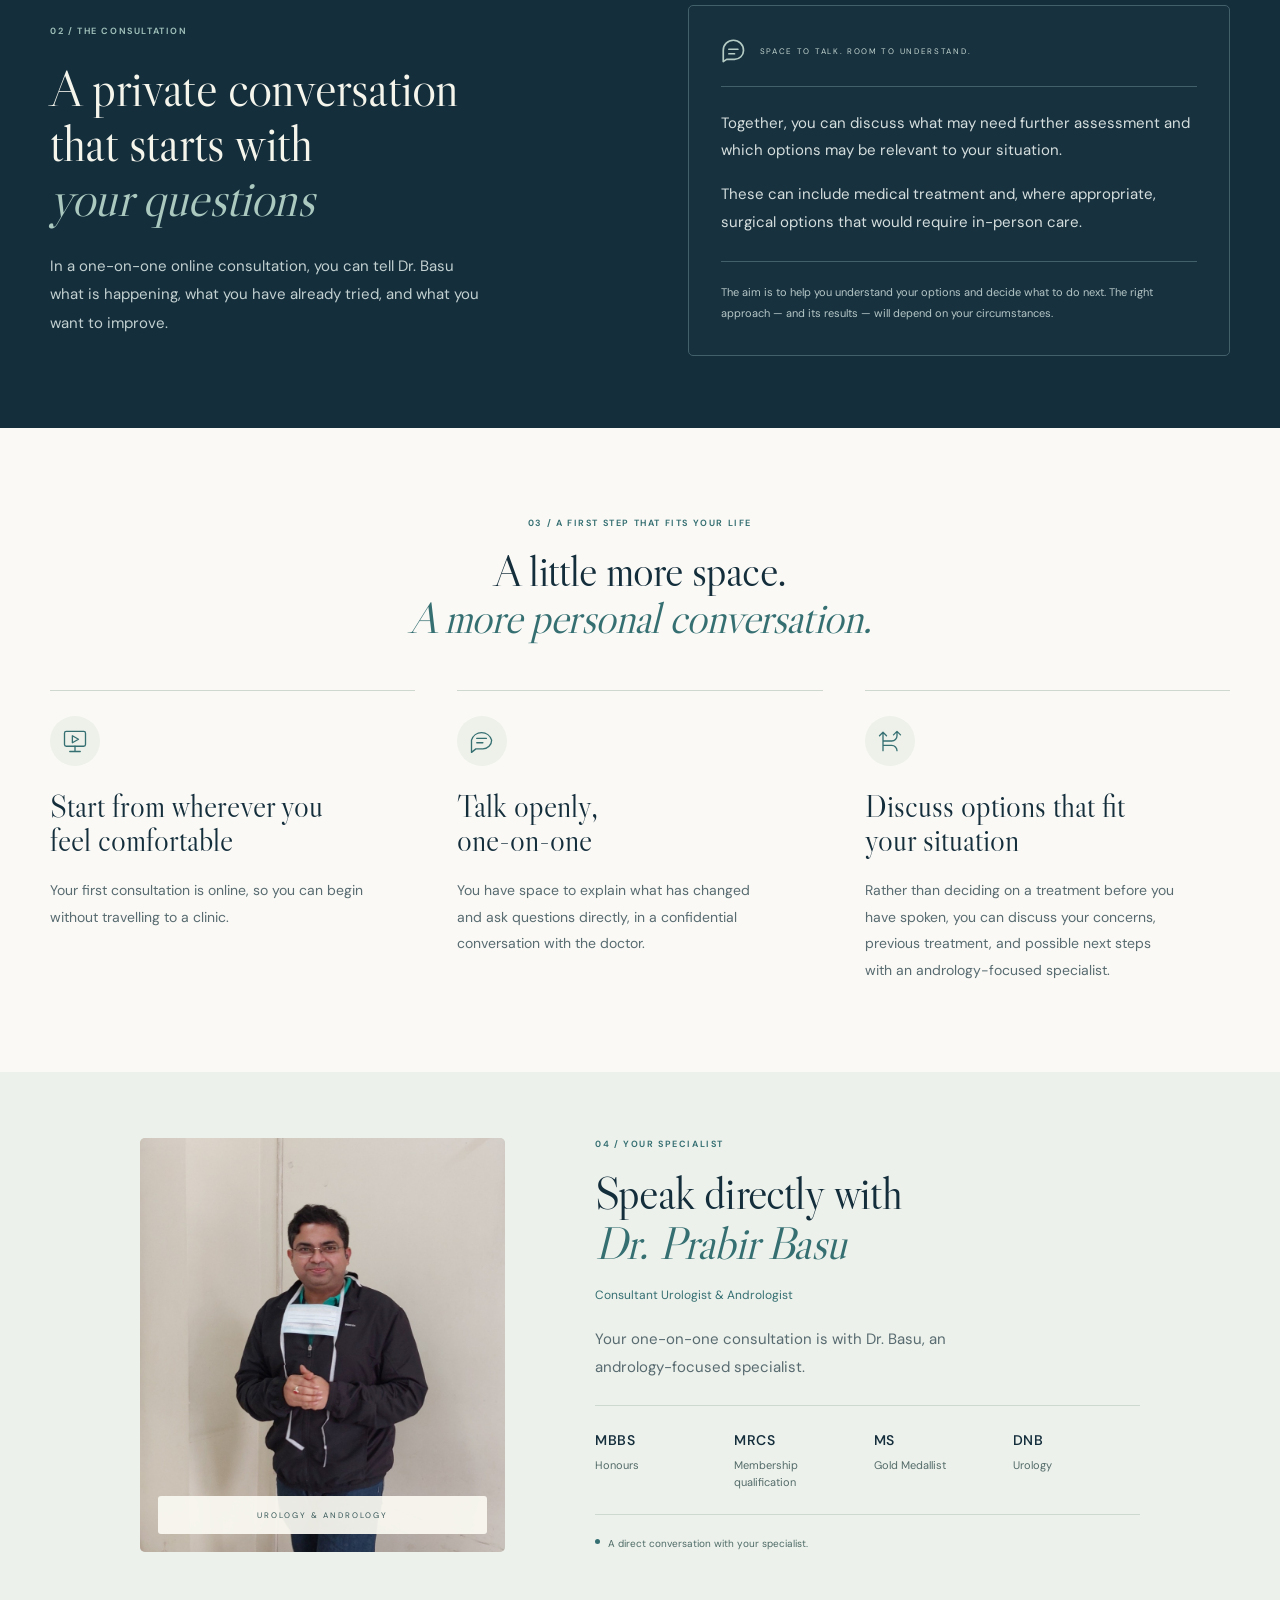
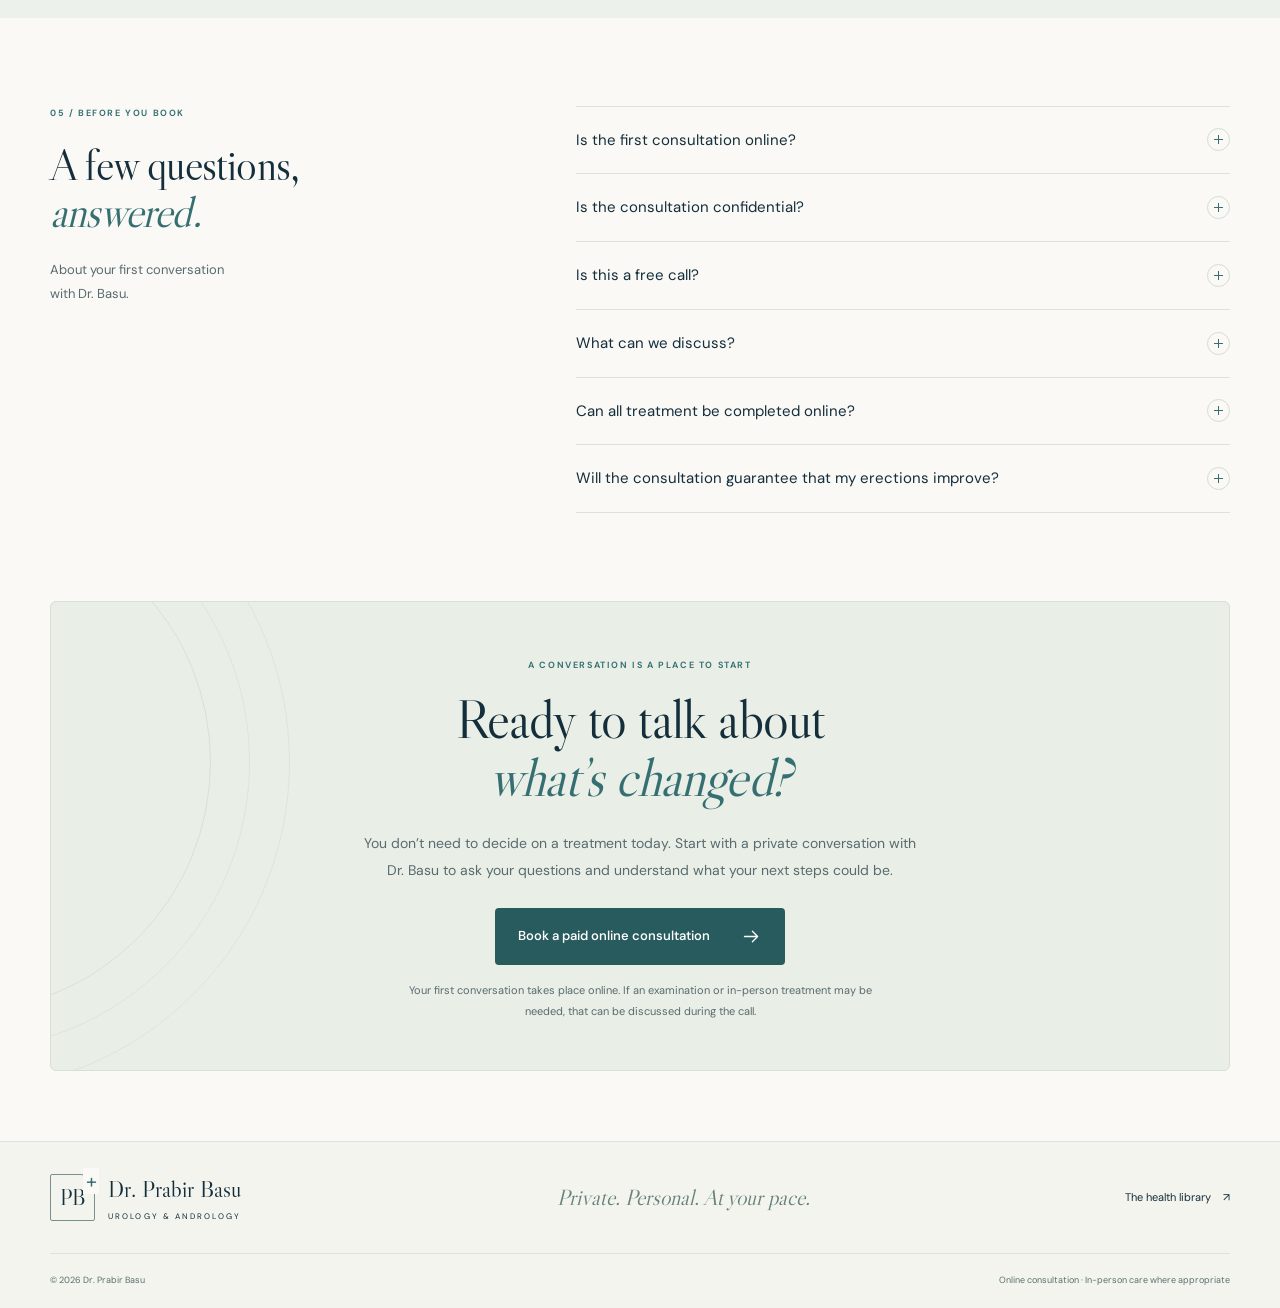
<file: ed.html>
<!doctype html>
<html lang="en"><head>
<meta charset="utf-8"><meta name="viewport" content="width=device-width, initial-scale=1"><meta name="theme-color" content="#142e3c"><meta name="referrer" content="no-referrer">
<meta name="description" content="A private, paid online ED consultation with Dr. Prabir Basu. Discuss your concerns, previous treatment and possible next steps in a one-on-one conversation.">
<title>Private Online ED Consultation | Dr. Prabir Basu</title><link rel="stylesheet" href="consultation.css"><script src="consultation.js" defer></script>
</head><body>
<a class="skip-link" href="#main">Skip to content</a>
<header class="site-header"><div class="container header-inner"><a class="brand" href="#main" aria-label="Dr. Prabir Basu — home"><span class="brand-mark" aria-hidden="true">PB<span>+</span></span><span class="brand-name">Dr. Prabir Basu<small>UROLOGY &amp; ANDROLOGY</small></span></a><nav aria-label="Page navigation"><a href="#consultation">The consultation</a><a href="#specialist">Your specialist</a><a href="#questions">FAQs</a></nav><span class="header-note"><span class="small-dot" aria-hidden="true"></span>Private. Personal. Online.</span></div></header>
<main id="main">
<section class="hero" id="hero" aria-labelledby="hero-heading"><div class="container hero-grid"><div class="hero-copy">
<p class="eyebrow"><span class="eyebrow-line" aria-hidden="true"></span>Private online ED consultation for men aged 40–55</p>
<h1 id="hero-heading">Erections becoming<br class="desktop-break"> less reliable?<br><em>Speak directly with an andrology specialist.</em></h1>
<p class="hero-description">In a one-on-one consultation with Dr. Prabir Basu, discuss what has changed, what you have tried, and which next steps may be appropriate. Start online, without an initial clinic visit.</p>
<a class="booking-button" data-booking="hero" href="https://drprabirbasu.zohobookings.in/drprabirbasu"><span>Book a paid online consultation</span><svg aria-hidden="true" viewBox="0 0 24 24"><path d="M4 12h15m-6-6 6 6-6 6"/></svg></a>
<a class="booking-button"
   href="https://wa.me/918697793166?text=Hello%20Dr.%20Prabir%20Basu%27s%20team%2C%20I%20found%20you%20through%20the%20website%20and%20would%20like%20to%20know%20about%20consultation."
   target="_blank"
   rel="noopener">
   Chat on WhatsApp
</a>
<p class="supporting-copy"><svg aria-hidden="true" viewBox="0 0 24 24"><rect x="5" y="10" width="14" height="11" rx="2"/><path d="M8 10V7a4 4 0 0 1 8 0v3m-4 5v2"/></svg><span>The consultation is confidential. Any examination or procedure requiring an in-person visit can be discussed during the call.</span></p>
</div><figure class="hero-portrait"><div class="portrait-arch" aria-hidden="true"></div><div class="portrait-photo"><img src="assets/dr-prabir-basu-new.jpg.png" alt="Dr. Prabir Basu, Consultant Urologist and Andrologist" width="932" height="1133" fetchpriority="high"></div><span class="portrait-caption"><span class="small-dot" aria-hidden="true"></span>Your conversation. Your questions.</span><figcaption class="doctor-card"><span class="doctor-card-label">YOUR CONSULTATION IS WITH</span><h2>Dr. Prabir Basu</h2><p>Consultant Urologist &amp; Andrologist</p><div class="qualifications">MBBS (Honours) · MRCS<br>MS (Gold Medallist) · DNB (Urology)</div></figcaption><span class="portrait-coordinate" aria-hidden="true">A PERSONAL FIRST STEP</span></figure></div></section>
<div class="care-strip"><div class="container care-strip-inner"><span><svg viewBox="0 0 24 24" aria-hidden="true"><path d="M12 3 4 6v6c0 4 4 7 8 9 4-2 8-5 8-9V6zM8 12l3 3 5-6"/></svg>Confidential, one-on-one</span><span><svg viewBox="0 0 24 24" aria-hidden="true"><rect x="3" y="4" width="18" height="13" rx="2"/><path d="M8 21h8m-4-4v4m-2-13 5 3-5 3z"/></svg>An online first consultation</span><span><svg viewBox="0 0 24 24" aria-hidden="true"><path d="M20 11a8 8 0 0 1-8 8H5l-3 2V11a9 9 0 0 1 18 0zM7 10h8m-8 4h5"/></svg>Speak directly with Dr. Basu</span></div></div>
<section class="section problem-section" id="understanding" aria-labelledby="problem-heading"><div class="container problem-grid"><div class="section-intro"><p class="eyebrow">01 / WHEN THINGS FEEL DIFFERENT</p><h2 id="problem-heading">When you can’t count on your erections, intimacy can start to feel <em>uncertain</em></h2><p>You may still want to be close to your partner. But when you’re unsure how your body will respond, it can be hard to relax and enjoy the moment.</p><div class="quiet-note"><span aria-hidden="true">↳</span>You don’t need to arrive with the answers.</div></div><div class="problem-content"><ul class="experience-list"><li><span aria-hidden="true">01</span><p>You can get an erection, but struggle to keep it.</p></li><li><span aria-hidden="true">02</span><p>Erections that used to feel reliable now vary from one occasion to the next.</p></li><li><span aria-hidden="true">03</span><p>Medication helps sometimes, but you still wonder whether it will work.</p></li><li><span aria-hidden="true">04</span><p>You find yourself avoiding intimacy because you don’t want another disappointing experience.</p></li></ul><p class="problem-reflection">You may also be left with questions you haven’t felt comfortable asking: Why is this happening? Is it temporary? Are there other options? Waiting can mean more time spent with that uncertainty, including with your partner.</p></div></div></section>
<section class="consultation-section" id="consultation" aria-labelledby="consultation-heading"><div class="container consultation-grid"><div><p class="eyebrow">02 / THE CONSULTATION</p><h2 id="consultation-heading">A private conversation<br>that starts with<br><em>your questions</em></h2><p class="consultation-lead">In a one-on-one online consultation, you can tell Dr. Basu what is happening, what you have already tried, and what you want to improve.</p></div><div class="conversation-card"><div class="conversation-heading"><svg viewBox="0 0 24 24" aria-hidden="true"><path d="M20 11a8 8 0 0 1-8 8H5l-3 2V11a9 9 0 0 1 18 0zM7 10h8m-8 4h5"/></svg><span>SPACE TO TALK. ROOM TO UNDERSTAND.</span></div><p>Together, you can discuss what may need further assessment and which options may be relevant to your situation.</p><p>These can include medical treatment and, where appropriate, surgical options that would require in-person care.</p><div class="conversation-footnote">The aim is to help you understand your options and decide what to do next. The right approach — and its results — will depend on your circumstances.</div></div></div></section>
<section class="section benefits-section" id="benefits" aria-labelledby="benefits-heading"><div class="container"><div class="centered-heading"><p class="eyebrow">03 / A FIRST STEP THAT FITS YOUR LIFE</p><h2 id="benefits-heading">A little more space.<br><em>A more personal conversation.</em></h2></div><div class="benefit-grid"><article class="benefit"><div class="benefit-icon"><svg viewBox="0 0 32 32" aria-hidden="true"><rect x="4" y="5" width="24" height="17" rx="2"/><path d="M10 28h12m-6-6v6M13 10l7 4-7 4z"/></svg></div><h3>Start from wherever you feel comfortable</h3><p>Your first consultation is online, so you can begin without travelling to a clinic.</p></article><article class="benefit"><div class="benefit-icon"><svg viewBox="0 0 32 32" aria-hidden="true"><path d="M27 15a10 10 0 0 1-10 10H9l-5 4V15a12 12 0 0 1 23 0zM10 13h11m-11 5h7"/></svg></div><h3>Talk openly,<br>one-on-one</h3><p>You have space to explain what has changed and ask questions directly, in a confidential conversation with the doctor.</p></article><article class="benefit"><div class="benefit-icon"><svg viewBox="0 0 32 32" aria-hidden="true"><path d="M8 27V7m0 9h10a6 6 0 0 0 6-6V6M8 21h10a6 6 0 0 1 6 6M4 10l4-4 4 4m8-1 4-4 4 4"/></svg></div><h3>Discuss options that fit your situation</h3><p>Rather than deciding on a treatment before you have spoken, you can discuss your concerns, previous treatment, and possible next steps with an andrology-focused specialist.</p></article></div></div></section>
<section class="specialist-section" id="specialist" aria-labelledby="specialist-heading"><div class="container specialist-grid"><div class="specialist-image"><img src="assets/dr-prabir-basu.jpg" alt="Dr. Prabir Basu" width="932" height="1133" loading="lazy"><span>UROLOGY &amp; ANDROLOGY</span></div><div class="specialist-copy"><p class="eyebrow">04 / YOUR SPECIALIST</p><h2 id="specialist-heading">Speak directly with<br><em>Dr. Prabir Basu</em></h2><p class="specialist-role">Consultant Urologist &amp; Andrologist</p><p>Your one-on-one consultation is with Dr. Basu, an andrology-focused specialist.</p><dl class="credential-grid"><div><dt>MBBS</dt><dd>Honours</dd></div><div><dt>MRCS</dt><dd>Membership qualification</dd></div><div><dt>MS</dt><dd>Gold Medallist</dd></div><div><dt>DNB</dt><dd>Urology</dd></div></dl><div class="specialist-signoff"><span class="small-dot" aria-hidden="true"></span>A direct conversation with your specialist.</div></div></div></section>
<section class="section faq-section" id="questions" aria-labelledby="faq-heading"><div class="container faq-grid"><div><p class="eyebrow">05 / BEFORE YOU BOOK</p><h2 id="faq-heading">A few questions,<br><em>answered.</em></h2><p class="faq-intro">About your first conversation<br>with Dr. Basu.</p></div><div class="faq-list"><details><summary>Is the first consultation online?<span class="faq-toggle" aria-hidden="true"></span></summary><p>Yes. The one-on-one consultation is delivered online, so you do not need to visit a clinic for the initial call.</p></details><details><summary>Is the consultation confidential?<span class="faq-toggle" aria-hidden="true"></span></summary><p>Yes. It is offered as a confidential, one-on-one conversation.</p></details><details><summary>Is this a free call?<span class="faq-toggle" aria-hidden="true"></span></summary><p>No. This is a paid consultation.</p></details><details><summary>What can we discuss?<span class="faq-toggle" aria-hidden="true"></span></summary><p>You can discuss your erectile difficulties and the medical, surgical, and coaching options that may be relevant to your situation.</p></details><details><summary>Can all treatment be completed online?<span class="faq-toggle" aria-hidden="true"></span></summary><p>No. The initial consultation is online. A procedure such as surgery would require in-person care.</p></details><details><summary>Will the consultation guarantee that my erections improve?<span class="faq-toggle" aria-hidden="true"></span></summary><p>No particular result can be guaranteed. The consultation gives you an opportunity to discuss your concerns and possible next steps with a specialist.</p></details></div></div></section>
<section class="final-section" id="book" aria-labelledby="final-heading"><div class="container"><div class="final-card"><div class="final-pattern" aria-hidden="true"></div><p class="eyebrow">A CONVERSATION IS A PLACE TO START</p><h2 id="final-heading">Ready to talk about<br><em>what’s changed?</em></h2><p class="final-description">You don’t need to decide on a treatment today. Start with a private conversation with Dr. Basu to ask your questions and understand what your next steps could be.</p><a class="booking-button" data-booking="final" href="https://drprabirbasu.zohobookings.in/drprabirbasu"><span>Book a paid online consultation</span><svg aria-hidden="true" viewBox="0 0 24 24"><path d="M4 12h15m-6-6 6 6-6 6"/></svg></a><p class="final-support">Your first conversation takes place online. If an examination or in-person treatment may be needed, that can be discussed during the call.</p></div></div></section>
</main>
<footer class="site-footer"><div class="container footer-top"><a class="brand" href="#main"><span class="brand-mark" aria-hidden="true">PB<span>+</span></span><span class="brand-name">Dr. Prabir Basu<small>UROLOGY &amp; ANDROLOGY</small></span></a><p>Private. Personal. At your pace.</p><a href="library.html">The health library <span aria-hidden="true">↗</span></a></div><div class="container footer-bottom"><span>© <span id="year">2026</span> Dr. Prabir Basu</span><span>Online consultation · In-person care where appropriate</span></div></footer>
<div class="mobile-booking" id="mobile-booking" hidden><a class="booking-button" data-booking="mobile" href="https://drprabirbasu.zohobookings.in/drprabirbasu"><span>Book a paid online consultation</span><svg aria-hidden="true" viewBox="0 0 24 24"><path d="M4 12h15m-6-6 6 6-6 6"/></svg></a></div>
</body></html>
</file>
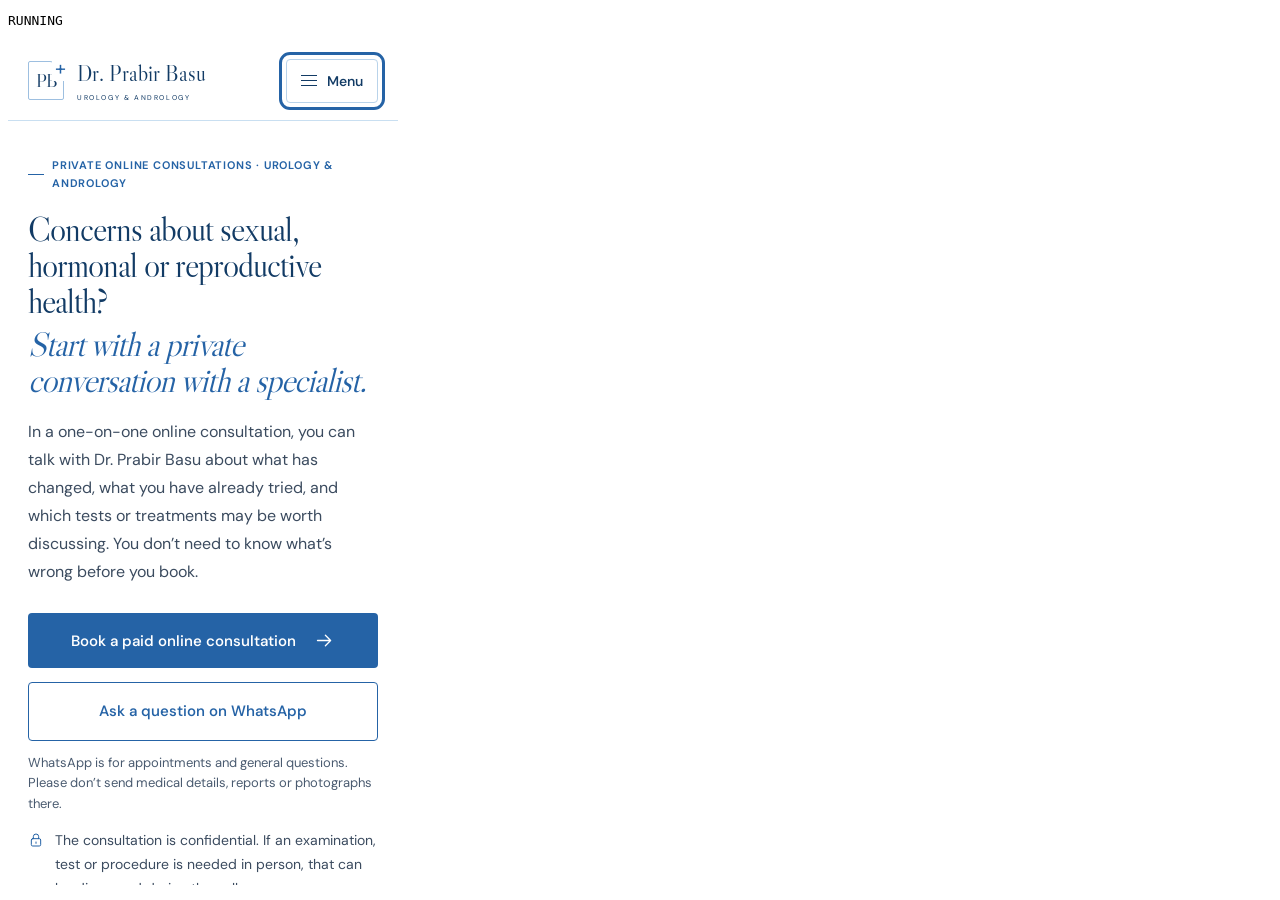
<file: home-checks.html>
<!doctype html><html lang="en"><meta charset="utf-8"><title>Home page checks</title><body><pre id="results">RUNNING</pre><iframe id="site" src="index.html" style="width:1440px;height:1000px;border:0"></iframe><script>
const checks=[];
const check=(name,condition)=>checks.push(`${condition?'PASS':'FAIL'} ${name}`);
const wait=ms=>new Promise(resolve=>setTimeout(resolve,ms));
const BOOKING='https://drprabirbasu.zohobookings.in/drprabirbasu';
const WHATSAPP='https://wa.me/918697793166?text=Hello%20Dr.%20Prabir%20Basu%27s%20team%2C%20I%20found%20you%20through%20the%20website%20and%20would%20like%20to%20know%20about%20consultation.';
document.getElementById('site').addEventListener('load',async()=>{
try{
 const frame=document.getElementById('site'),w=frame.contentWindow,d=w.document;
 await d.fonts.ready;
 d.documentElement.style.scrollBehavior='auto';
 check('One main heading',d.querySelectorAll('h1').length===1);
 check('Sections in approved order',[...d.querySelectorAll('main > section')].map(s=>s.id).join(',')==='hero,how-it-works,stories,urgent,specialist,online-scope,questions,book');
 const links=[...d.querySelectorAll('[data-booking]')];
 check('Same exact booking label on every booking link',links.length===10&&links.every(a=>a.textContent.trim().replace(/\s*→$/,'')==='Book a paid online consultation'));
 check('Every booking link uses the existing Zoho URL',links.every(a=>a.href===BOOKING));
 check('No other Zoho URL variants on the page',[...d.querySelectorAll('a[href*="zoho"]')].every(a=>a.href===BOOKING));
 check('Booking links open in the same tab',links.every(a=>!a.target));
 check('WhatsApp hero link unchanged',d.querySelector('.secondary-button').getAttribute('href')===WHATSAPP);
 check('Health library link retained',!!d.querySelector('a[href="library.html"]'));
 check('ED page link present',!!d.querySelector('a[href="ed.html"]'));
 const stories=[...d.querySelectorAll('.story')];
 check('Six stories',stories.length===6);
 check('Every story carries the composite label',stories.every(s=>/fictional composite/.test(s.querySelector('.story-badge').textContent)));
 check('Every story separates pathways from results',stories.every(s=>/not a predicted result/.test(s.textContent)));
 check('Every story has the four educational parts',stories.every(s=>['What a specialist may look at','Possible pathways','Worth knowing','Online or in person?'].every(h=>[...s.querySelectorAll('h4')].some(x=>x.textContent.startsWith(h)))));
 const text=d.body.textContent;
 check('No guarantee or superlative wording',!/\b(guaranteed (cure|results?|success)|100%|best|no\.? ?1|leading|cure[sd]?\b|permanent(ly)? (solution|cure)|risk-free|painless|miracle)\b/i.test(text.replace(/cannot be guaranteed|can be guaranteed|can’t guarantee|Guarantee a diagnosis/gi,'')));
 check('No invented price or duration',!/[₹$]|\b\d+\s*(?:minutes?|mins?)\b/i.test(text));
 check('No form or data collection',!d.querySelector('form,input,textarea,select'));
 check('Optimised portrait loaded',d.querySelector('.portrait-photo img').complete&&d.querySelector('.portrait-photo img').naturalWidth===900);
 check('All in-page links resolve',[...d.querySelectorAll('a[href^="#"]')].every(a=>!!d.querySelector(a.hash)));
 const storySummary=d.querySelector('.story-details summary');storySummary.focus();
 check('Story toggle is keyboard focusable',d.activeElement===storySummary);
 storySummary.click();check('Story expands',storySummary.parentElement.open);storySummary.click();check('Story collapses',!storySummary.parentElement.open);
 let measurement;
 w.addEventListener('consultation:measurement',event=>measurement=event.detail);
 links[0].addEventListener('click',event=>event.preventDefault(),{once:true});links[0].click();
 check('CTA measurement contains only event and placement',measurement?.name==='primary_cta_click'&&measurement.placement==='hero'&&Object.keys(measurement).sort().join(',')==='name,placement');
 for(const width of [1440,1024,768,390,320]){
   frame.style.width=width+'px';w.dispatchEvent(new w.Event('resize'));await wait(120);
   check(`No horizontal overflow at ${width}px`,d.documentElement.scrollWidth<=d.documentElement.clientWidth);
   const cta=d.querySelector('[data-booking="hero"]').getBoundingClientRect();
   check(`Hero CTA fits with a 44px target at ${width}px`,cta.left>=0&&cta.right<=d.documentElement.clientWidth&&cta.height>=44);
   const small=[...d.querySelectorAll('main p, main li, main summary, main a, footer p, footer li')].filter(el=>el.offsetParent&&parseFloat(w.getComputedStyle(el).fontSize)<11);
   check(`No visible text under 11px at ${width}px`,small.length===0);
 }
 frame.style.width='390px';frame.style.height='844px';w.dispatchEvent(new w.Event('resize'));w.scrollTo(0,0);await wait(150);
 const menu=d.querySelector('.menu-button');
 check('Mobile menu button visible',menu.offsetParent!==null&&menu.getAttribute('aria-expanded')==='false');
 menu.click();await wait(50);
 check('Mobile menu opens and reports state',menu.getAttribute('aria-expanded')==='true'&&d.getElementById('site-nav').offsetParent!==null);
 d.dispatchEvent(new w.KeyboardEvent('keydown',{key:'Escape'}));await wait(50);
 check('Escape closes mobile menu',menu.getAttribute('aria-expanded')==='false');
 check('Mobile primary CTA in first screen',d.querySelector('[data-booking="hero"]').getBoundingClientRect().bottom<844);
 check('Sticky CTA hidden while hero visible',d.getElementById('mobile-booking').hidden);
 w.scrollTo(0,d.getElementById('how-it-works').offsetTop+40);w.dispatchEvent(new w.Event('scroll'));await wait(150);
 check('Sticky CTA appears after hero',!d.getElementById('mobile-booking').hidden);
 storySummary.parentElement.open=true;w.scrollTo(0,d.getElementById('story-ed').offsetTop+200);w.dispatchEvent(new w.Event('scroll'));await wait(150);
 check('Sticky CTA hidden while reading a story',d.getElementById('mobile-booking').hidden);
 storySummary.parentElement.open=false;w.scrollTo(0,d.getElementById('book').offsetTop);w.dispatchEvent(new w.Event('scroll'));await wait(150);
 check('Sticky CTA hidden beside final booking action',d.getElementById('mobile-booking').hidden);
 frame.style.width='1440px';w.scrollTo(0,d.getElementById('how-it-works').offsetTop);w.dispatchEvent(new w.Event('resize'));await wait(150);
 check('Sticky CTA absent on desktop',d.getElementById('mobile-booking').hidden);
}catch(error){checks.push('FAIL '+error.stack)}
document.getElementById('results').textContent=checks.join('\n');
});
</script></body></html>
</file>
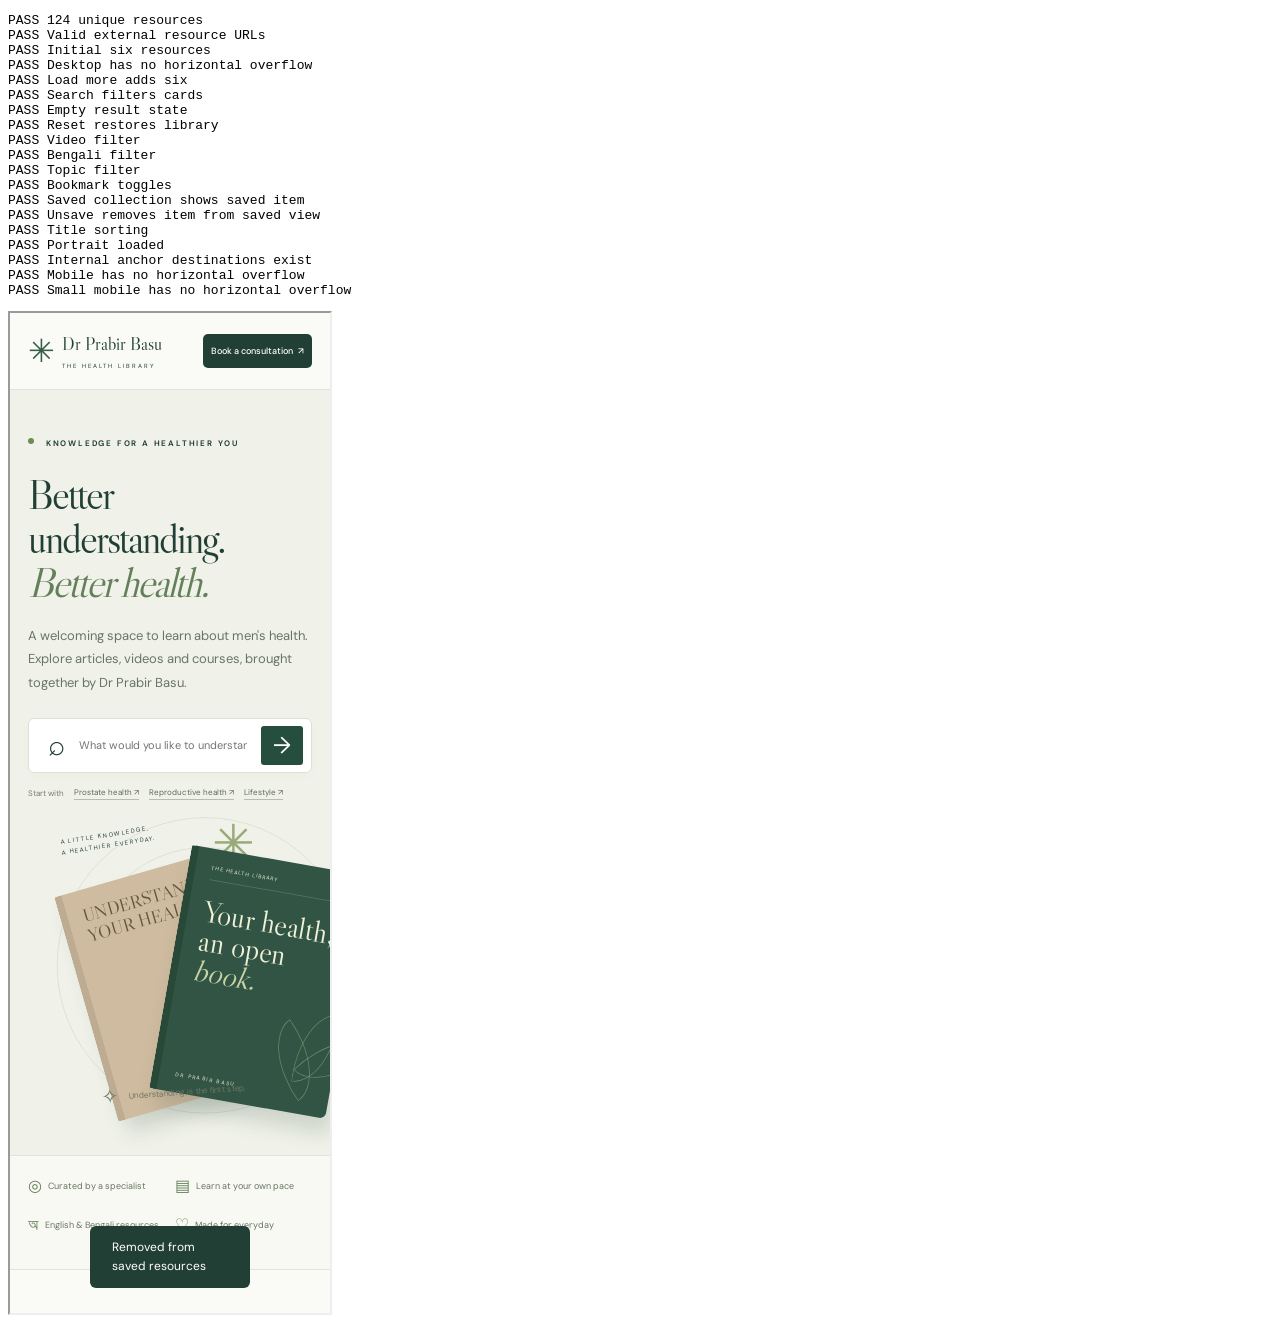
<file: library-checks.html>
<!doctype html><html lang="en"><meta charset="utf-8"><title>Library checks</title><body><pre id="results">RUNNING</pre><iframe id="site" src="library.html" style="width:1440px;height:1000px"></iframe><script>
const results=[];const check=(name,condition)=>results.push(`${condition?'PASS':'FAIL'} ${name}`);
document.getElementById('site').addEventListener('load',()=>{try{
const frame=document.getElementById('site'),w=frame.contentWindow,d=w.document;
const click=selector=>d.querySelector(selector).click();
const change=(id,value,type='change')=>{const e=d.getElementById(id);e.value=value;e.dispatchEvent(new w.Event(type,{bubbles:true}));};
const cards=()=>[...d.querySelectorAll('.resource-card')];
check('124 unique resources',w.RESOURCES.length===124&&new Set(w.RESOURCES.map(r=>r.id)).size===124);
check('Valid external resource URLs',w.RESOURCES.every(r=>/^https:\/\//.test(r.url)&&!/[<>]/.test(r.url)));
check('Initial six resources',cards().length===6);
check('Desktop has no horizontal overflow',d.documentElement.scrollWidth<=d.documentElement.clientWidth);
click('#load-more');check('Load more adds six',cards().length===12);
change('search','kidney','input');check('Search filters cards',cards().length>0&&cards().every(c=>/kidney/i.test(c.textContent)));
change('search','noresourcexyz','input');check('Empty result state',cards().length===0&&!d.getElementById('empty-state').hidden);
click('#empty-reset');check('Reset restores library',cards().length===6);
click('[data-format="Video"]');check('Video filter',cards().length===2&&cards().every(c=>/Video/.test(c.textContent)));
click('#reset');change('language','Bengali');check('Bengali filter',cards().length>0&&cards().every(c=>/Bengali/.test(c.textContent)));
click('#reset');click('[data-topic="Prostate health"]');check('Topic filter',cards().length>0&&cards().every(c=>/Prostate health/.test(c.textContent)));
click('#reset');const bookmark=d.querySelector('[data-save]'),id=bookmark.dataset.save;const wasSaved=bookmark.getAttribute('aria-pressed')==='true';bookmark.click();check('Bookmark toggles',d.querySelector(`[data-save="${id}"]`).getAttribute('aria-pressed')===String(!wasSaved));
if(wasSaved)d.querySelector(`[data-save="${id}"]`).click();
click('#saved-toggle');check('Saved collection shows saved item',!!d.querySelector(`[data-save="${id}"]`));
d.querySelector(`[data-save="${id}"]`).click();check('Unsave removes item from saved view',!d.querySelector(`[data-save="${id}"]`));
if(wasSaved){click('#reset');d.querySelector(`[data-save="${id}"]`).click();}
click('#reset');change('sort','title');const titles=cards().map(c=>c.querySelector('h3').textContent);check('Title sorting',titles.every((t,i)=>i===0||titles[i-1].localeCompare(t)<=0));
check('Portrait loaded',d.querySelector('.portrait-wrap img').complete&&d.querySelector('.portrait-wrap img').naturalWidth>0);
check('Internal anchor destinations exist',[...d.querySelectorAll('a[href^="#"]')].every(a=>a.hash===''||!!d.querySelector(a.hash)));
frame.style.width='390px';void d.body.offsetHeight;check('Mobile has no horizontal overflow',d.documentElement.scrollWidth<=d.documentElement.clientWidth);
frame.style.width='320px';void d.body.offsetHeight;check('Small mobile has no horizontal overflow',d.documentElement.scrollWidth<=d.documentElement.clientWidth);
}catch(e){results.push('FAIL '+e.stack)}document.getElementById('results').textContent=results.join('\n');});
</script></body></html>
</file>
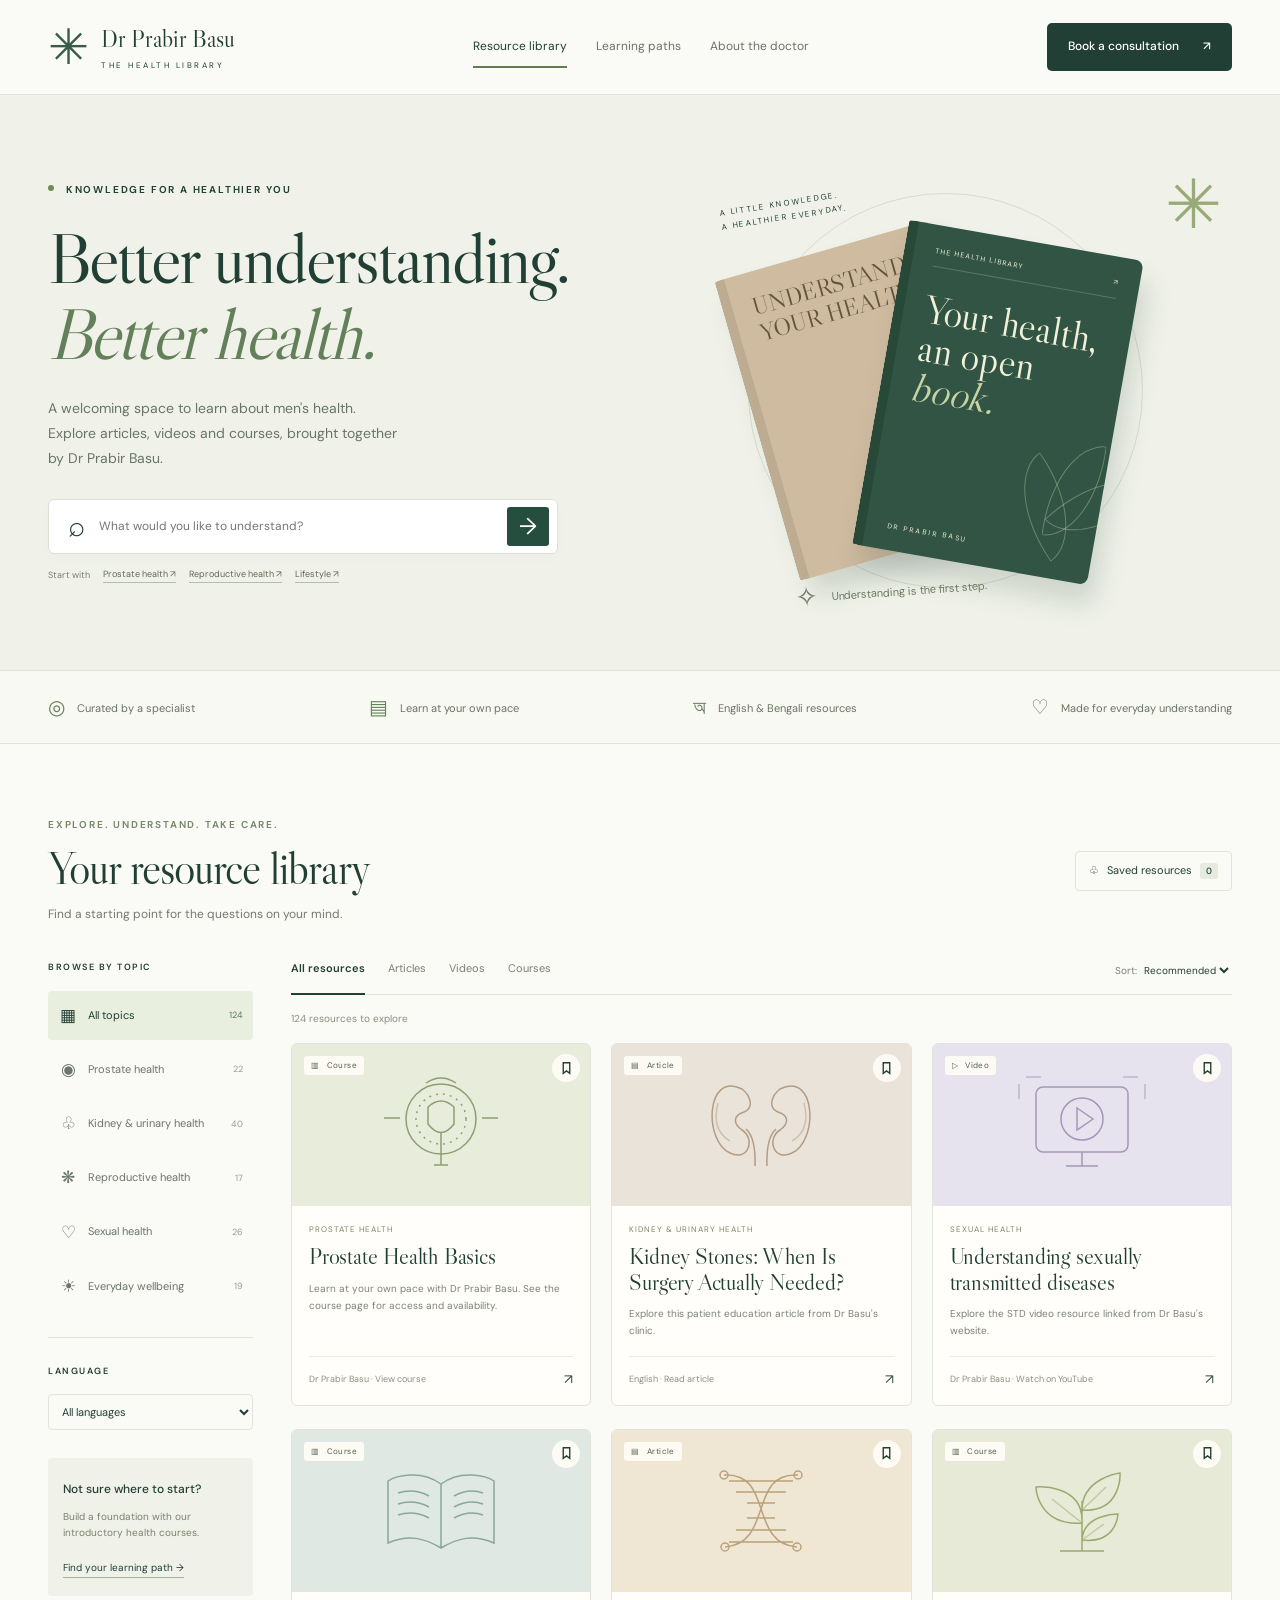
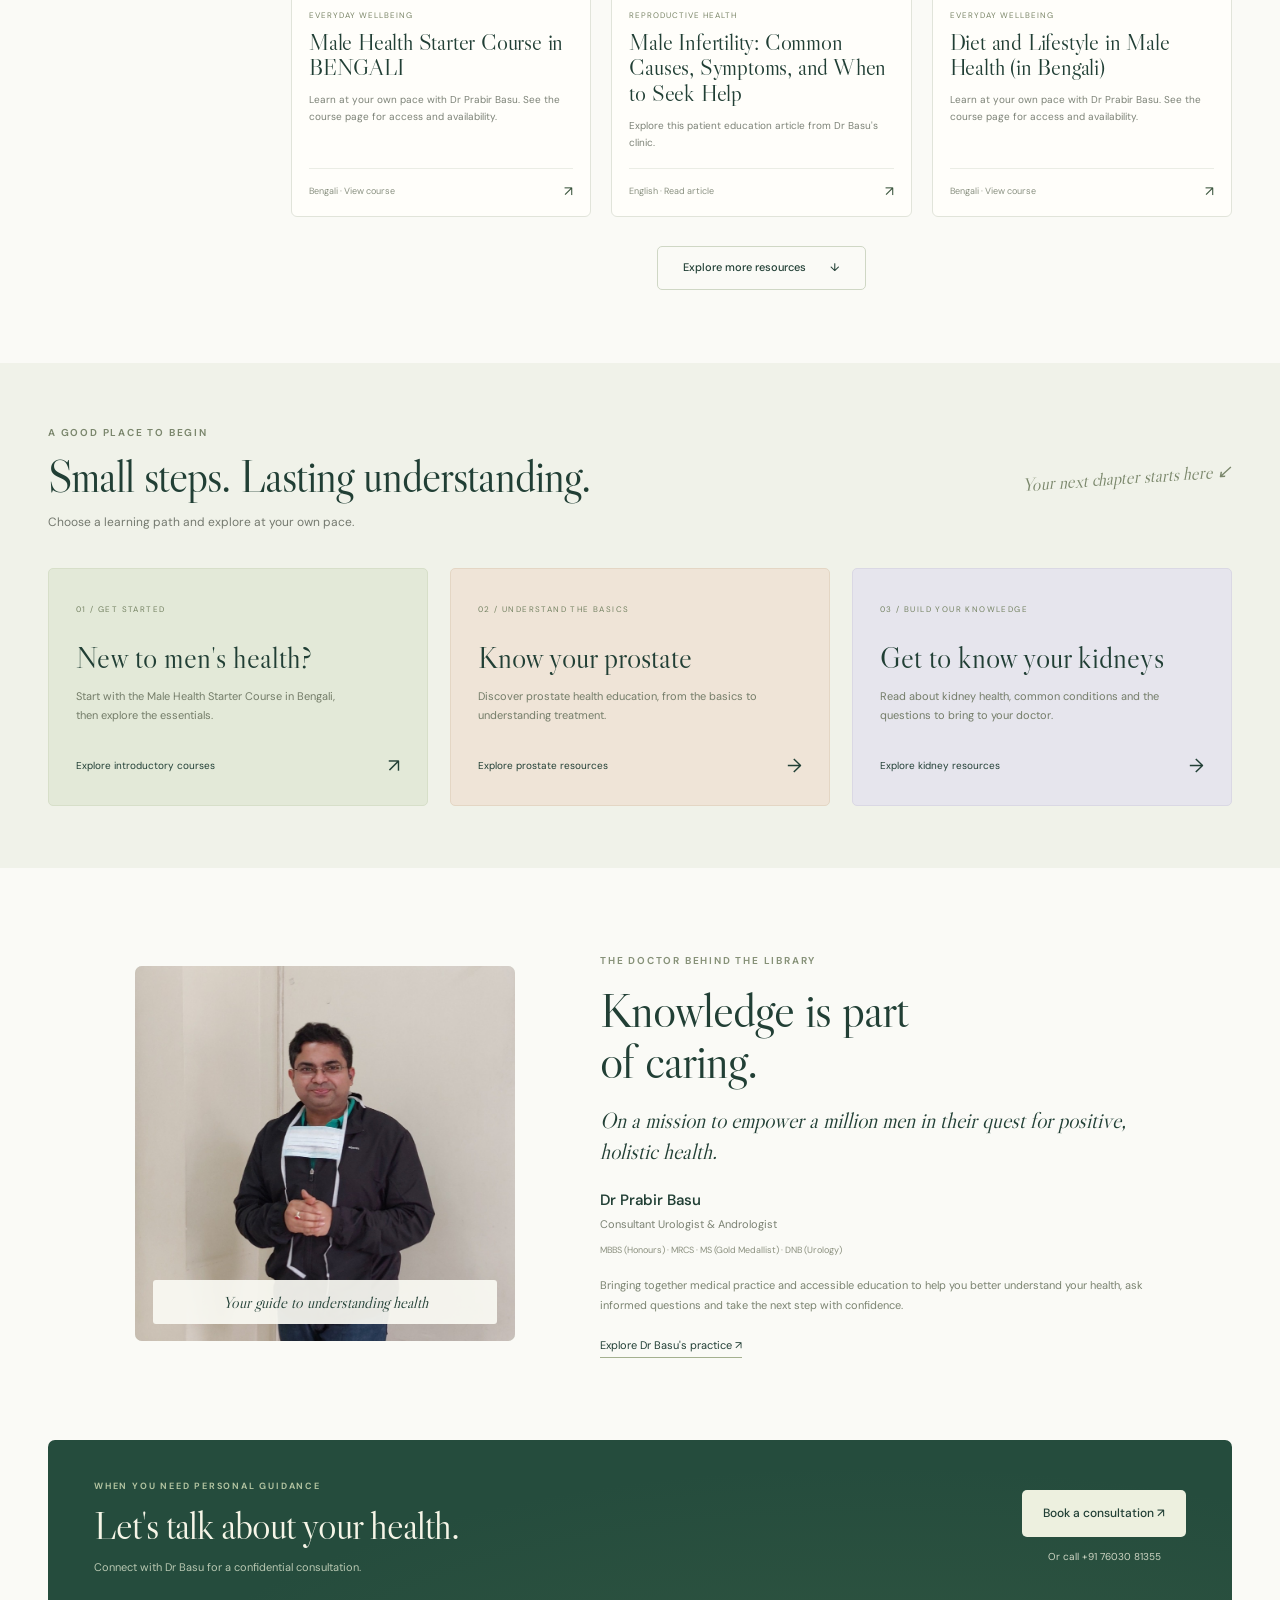
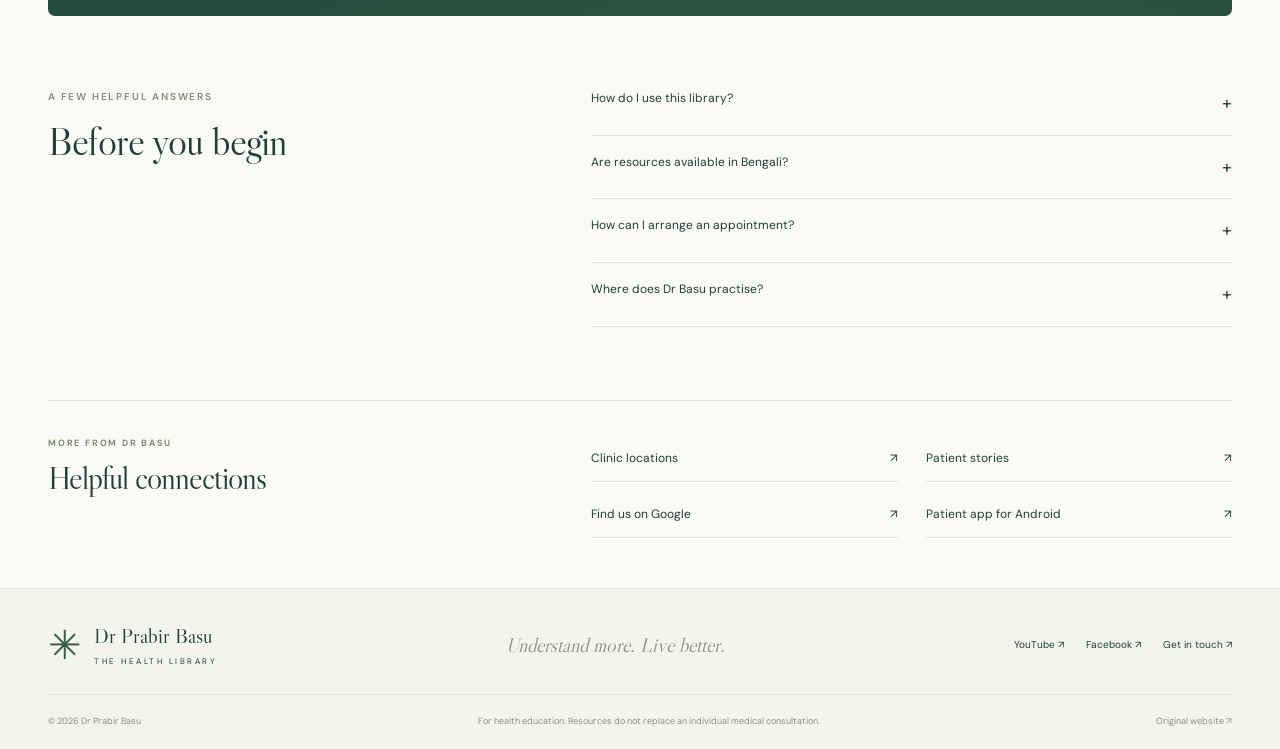
<file: library.html>
<!doctype html>
<html lang="en">
<head>
  <meta charset="UTF-8"><meta name="viewport" content="width=device-width, initial-scale=1">
  <meta name="description" content="Explore Dr Prabir Basu's men's health resource library. Find articles, videos and courses on urology, reproductive health and everyday wellbeing.">
  <meta name="theme-color" content="#173f35"><title>The Health Library — Dr Prabir Basu</title>
  <link rel="stylesheet" href="styles.css"><script src="resources.js" defer></script><script src="app.js" defer></script>
</head>
<body>
<a class="skip" href="#library">Skip to resources</a>
<header class="header"><div class="container header-inner">
  <a class="brand" href="#"><span class="brand-icon" aria-hidden="true">✳</span><span>Dr Prabir Basu<small>THE HEALTH LIBRARY</small></span></a>
  <nav aria-label="Main navigation"><a href="#library" class="active">Resource library</a><a href="#learning">Learning paths</a><a href="#about">About the doctor</a></nav>
  <a class="button dark header-book" href="https://drprabirbasu.zohobookings.in/" target="_blank" rel="noopener">Book a consultation <span>↗</span></a>
</div></header>
<main>
<section class="hero"><div class="container hero-inner"><div class="hero-copy">
  <p class="eyebrow"><span class="status-dot"></span> KNOWLEDGE FOR A HEALTHIER YOU</p>
  <h1>Better understanding.<br><em>Better health.</em></h1>
  <p class="hero-description">A welcoming space to learn about men's health.<br class="desktop-break"> Explore articles, videos and courses, brought together<br class="desktop-break"> by Dr Prabir Basu.</p>
  <form class="hero-search" id="search-form" role="search"><span aria-hidden="true">⌕</span><label class="sr-only" for="search">Search the resource library</label><input id="search" type="search" placeholder="What would you like to understand?" autocomplete="off"><button type="submit" aria-label="Search resources">→</button></form>
  <div class="popular">Start with <button data-quick-topic="Prostate health">Prostate health ↗</button><button data-quick-topic="Reproductive health">Reproductive health ↗</button><button data-quick-topic="Everyday wellbeing">Lifestyle ↗</button></div>
</div><div class="hero-art" aria-hidden="true"><div class="orbit orbit-one"></div><div class="orbit orbit-two"></div><div class="art-star">✳</div><span class="art-note">A LITTLE KNOWLEDGE.<br>A HEALTHIER EVERYDAY.</span><div class="book book-back"><span>UNDERSTAND<br>YOUR HEALTH</span><i>01</i></div><div class="book book-front"><div class="book-top">THE HEALTH LIBRARY <span>↗</span></div><div class="book-title">Your health,<br>an open<br><em>book.</em></div><div class="book-illustration"><span></span><span></span><span></span></div><div class="book-bottom">DR PRABIR BASU</div></div><div class="art-caption"><span>✧</span> Understanding is the first step.</div></div></div></section>
<div class="trust-strip"><div class="container"><span><i>◎</i> Curated by a specialist</span><span><i>▤</i> Learn at your own pace</span><span><i>অ</i> English & Bengali resources</span><span><i>♡</i> Made for everyday understanding</span></div></div>
<section class="library section container" id="library"><div class="section-heading"><div><p class="eyebrow">EXPLORE. UNDERSTAND. TAKE CARE.</p><h2>Your resource library</h2><p>Find a starting point for the questions on your mind.</p></div><button class="saved-toggle" id="saved-toggle" aria-pressed="false">♧ <span>Saved resources</span><b id="saved-count">0</b></button></div>
<div class="library-layout"><aside class="filters"><p class="filter-label">BROWSE BY TOPIC</p><div id="topic-filters" class="topic-filters"></div><div class="filter-divider"></div><label class="filter-label" for="language">LANGUAGE</label><select id="language"><option value="all">All languages</option><option>English</option><option>Bengali</option></select><div class="aside-note"><span>Not sure where to start?</span><p>Build a foundation with our introductory health courses.</p><a href="#learning">Find your learning path →</a></div></aside>
<div class="library-main"><div class="resource-toolbar"><div class="format-tabs" aria-label="Filter by resource format"><button data-format="all" class="selected" aria-pressed="true">All resources</button><button data-format="Article" aria-pressed="false">Articles</button><button data-format="Video" aria-pressed="false">Videos</button><button data-format="Course" aria-pressed="false">Courses</button></div><label class="sort-label">Sort: <select id="sort" aria-label="Sort resources"><option value="recommended">Recommended</option><option value="title">Title A–Z</option><option value="format">Format</option></select></label></div><div class="results-line"><p id="result-count" role="status" aria-live="polite"></p><button id="reset" hidden>Clear filters ×</button></div><div class="resource-grid" id="resource-grid"></div><div id="empty-state" hidden><h3>No resources found</h3><p>Try a different search, topic or language.</p><button class="button dark" id="empty-reset">Show all resources</button></div><button id="load-more" class="button load-more">Explore more resources <span>↓</span></button></div></div></section>
<section class="learning-section" id="learning"><div class="container"><div class="section-heading"><div><p class="eyebrow">A GOOD PLACE TO BEGIN</p><h2>Small steps. Lasting understanding.</h2><p>Choose a learning path and explore at your own pace.</p></div><span class="handwritten">Your next chapter starts here ↙</span></div><div class="path-grid"><a class="path-card" href="https://www.drprabirbasu.com/courses/Male-Health-Starter-Course-in-BENGALI-5fcd1d5d0cf2b869862acba4" target="_blank" rel="noopener"><span class="path-number">01 / GET STARTED</span><h3>New to men's health?</h3><p>Start with the Male Health Starter Course in Bengali, then explore the essentials.</p><span class="path-link">Explore introductory courses <b>↗</b></span></a><button class="path-card peach" data-quick-topic="Prostate health"><span class="path-number">02 / UNDERSTAND THE BASICS</span><h3>Know your prostate</h3><p>Discover prostate health education, from the basics to understanding treatment.</p><span class="path-link">Explore prostate resources <b>→</b></span></button><button class="path-card lilac" data-quick-topic="Kidney & urinary health"><span class="path-number">03 / BUILD YOUR KNOWLEDGE</span><h3>Get to know your kidneys</h3><p>Read about kidney health, common conditions and the questions to bring to your doctor.</p><span class="path-link">Explore kidney resources <b>→</b></span></button></div></div></section>
<section class="about container section" id="about"><div class="portrait-wrap"><img src="assets/dr-prabir-basu.jpg" alt="Dr Prabir Basu" loading="lazy"><div class="portrait-label">Your guide to understanding health</div></div><div class="about-copy"><p class="eyebrow">THE DOCTOR BEHIND THE LIBRARY</p><h2>Knowledge is part<br>of caring.</h2><p>On a mission to empower a million men in their quest for positive, holistic health.</p><h3>Dr Prabir Basu</h3><span class="doctor-role">Consultant Urologist & Andrologist</span><p class="credentials">MBBS (Honours) · MRCS · MS (Gold Medallist) · DNB (Urology)</p><p class="about-description">Bringing together medical practice and accessible education to help you better understand your health, ask informed questions and take the next step with confidence.</p><a class="text-link" href="https://malehealthonlinekolkata.com/" target="_blank" rel="noopener">Explore Dr Basu's practice ↗</a></div></section>
<section class="consultation container" id="consultation"><div><p class="eyebrow">WHEN YOU NEED PERSONAL GUIDANCE</p><h2>Let's talk about your health.</h2><p>Connect with Dr Basu for a confidential consultation.</p></div><div class="consultation-actions"><a class="button cream" href="https://drprabirbasu.zohobookings.in/" target="_blank" rel="noopener">Book a consultation ↗</a><a href="tel:+917603081355">Or call +91 76030 81355</a></div></section>
<section class="faq container section"><div><p class="eyebrow">A FEW HELPFUL ANSWERS</p><h2>Before you begin</h2></div><div class="faq-items"><details><summary>How do I use this library?</summary><p>Search for a topic or browse by category. Filter articles, videos and courses, and save resources to revisit on this browser. Each resource opens its original website.</p></details><details><summary>Are resources available in Bengali?</summary><p>Yes. Select Bengali in the library's language filter to explore the Bengali health courses.</p></details><details><summary>How can I arrange an appointment?</summary><p>Call <a href="tel:+917603081355">7603081355</a> for a physical consultation, use the online booking link, or contact <a href="https://wa.me/918697793166" target="_blank" rel="noopener">8697793166 on WhatsApp</a> about teleconsultation.</p></details><details><summary>Where does Dr Basu practise?</summary><p>Dr Basu primarily operates in Kolkata. For the Barasat clinic, call <a href="tel:+919836641573">9836641573</a> or <a href="tel:+919831571605">9831571605</a> to confirm current availability.</p></details></div></section>
<section class="directory container"><div><p class="eyebrow">MORE FROM DR BASU</p><h2>Helpful connections</h2></div><div class="directory-links"><a href="https://keen-coral-7db.notion.site/Dr-Prabir-Basu-clinic-locations-appointment-booking-numbers-3b4146f57a6d80618ce7edefb4551a13?source=copy_link" target="_blank" rel="noopener">Clinic locations <span>↗</span></a><a href="https://www.practo.com/kolkata/doctor/prabir-basu-urologist/stories" target="_blank" rel="noopener">Patient stories <span>↗</span></a><a href="https://g.page/DrPrabirBasu?gm" target="_blank" rel="noopener">Find us on Google <span>↗</span></a><a href="https://play.google.com/store/apps/details?id=com.whitecoats.patientplus.drprabirbasuurologist" target="_blank" rel="noopener">Patient app for Android <span>↗</span></a></div></section></main>
<footer><div class="container"><div class="footer-main"><a class="brand" href="#"><span class="brand-icon" aria-hidden="true">✳</span><span>Dr Prabir Basu<small>THE HEALTH LIBRARY</small></span></a><p>Understand more. Live better.</p><div><a href="https://www.youtube.com/c/DrPrabirBasu" target="_blank" rel="noopener">YouTube ↗</a><a href="https://www.facebook.com/malereproductivehealth" target="_blank" rel="noopener">Facebook ↗</a><a href="mailto:admin@drprabirbasu.com">Get in touch ↗</a></div></div><div class="footer-bottom"><span>© <span id="year"></span> Dr Prabir Basu</span><p>For health education. Resources do not replace an individual medical consultation.</p><a href="https://www.drprabirbasu.com/" target="_blank" rel="noopener">Original website ↗</a></div></div></footer>
<div class="toast" id="toast" role="status" aria-live="polite"></div>
</body></html>
</file>
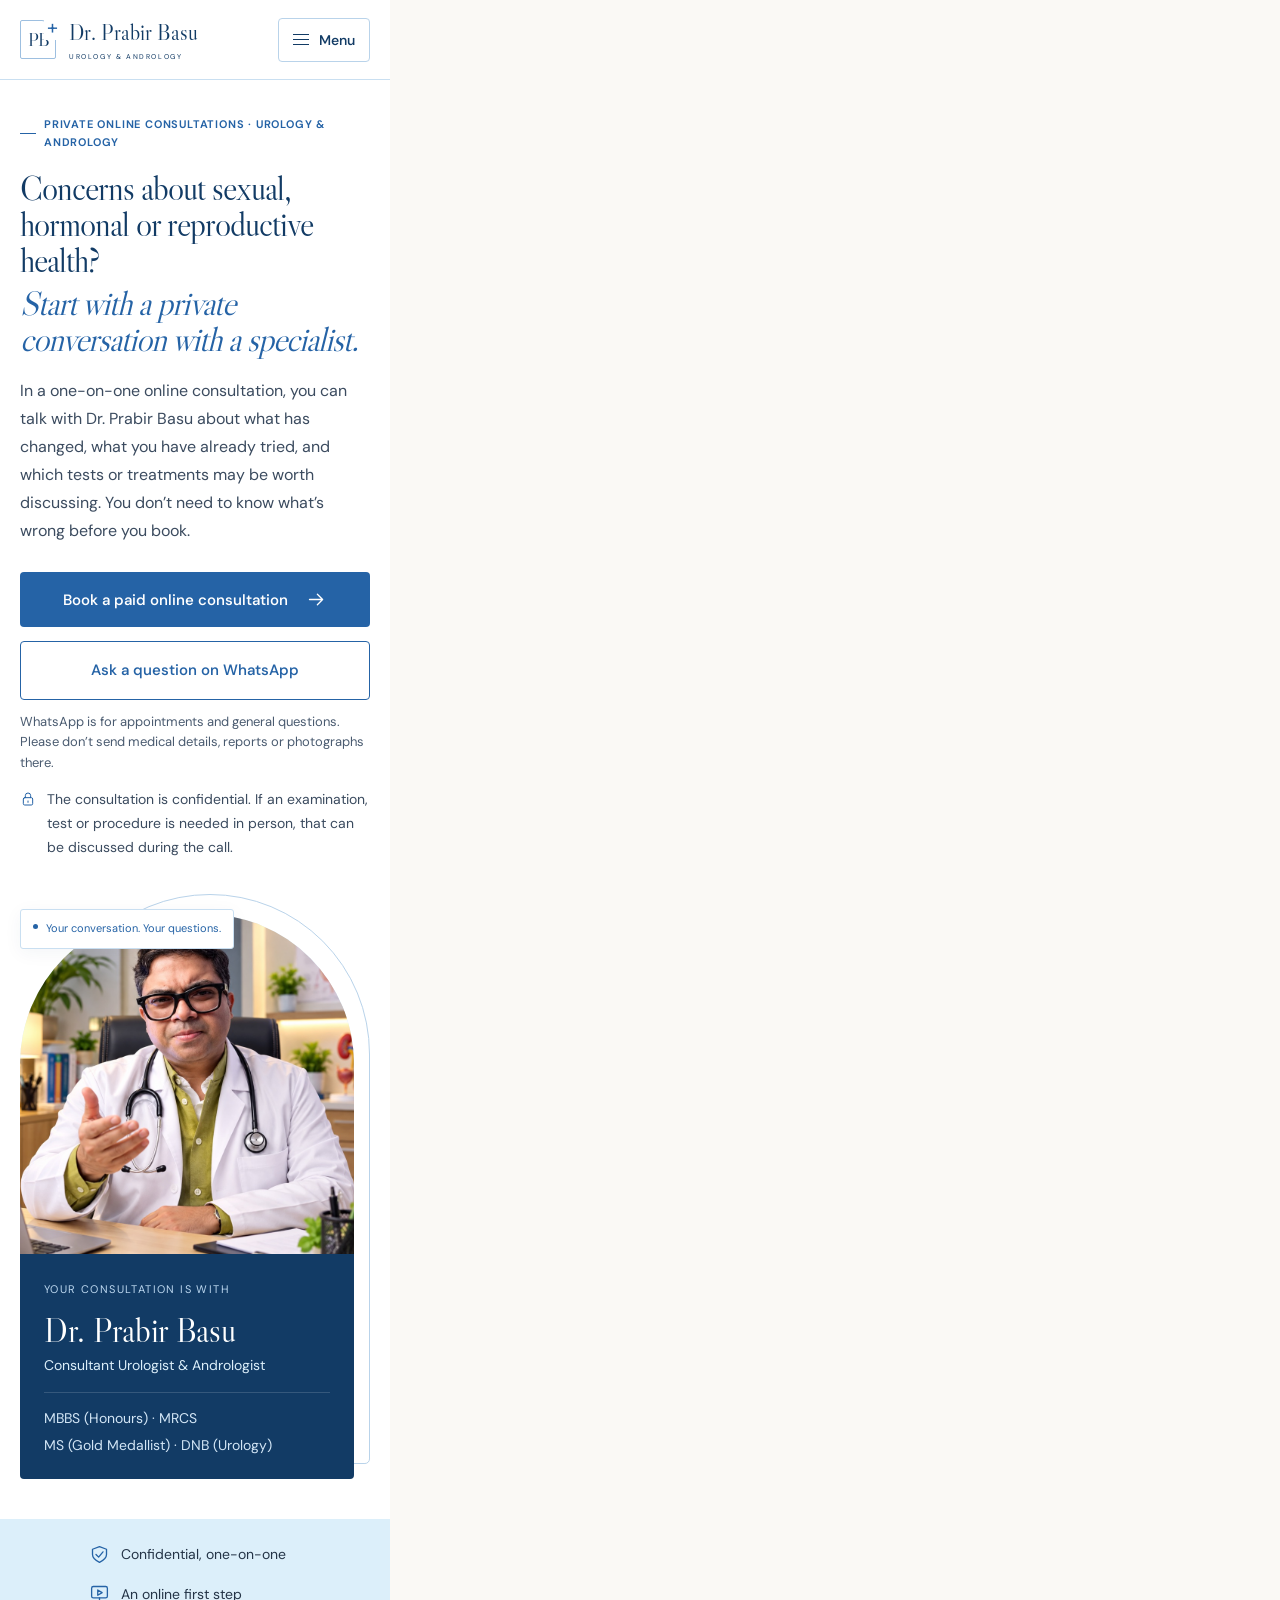
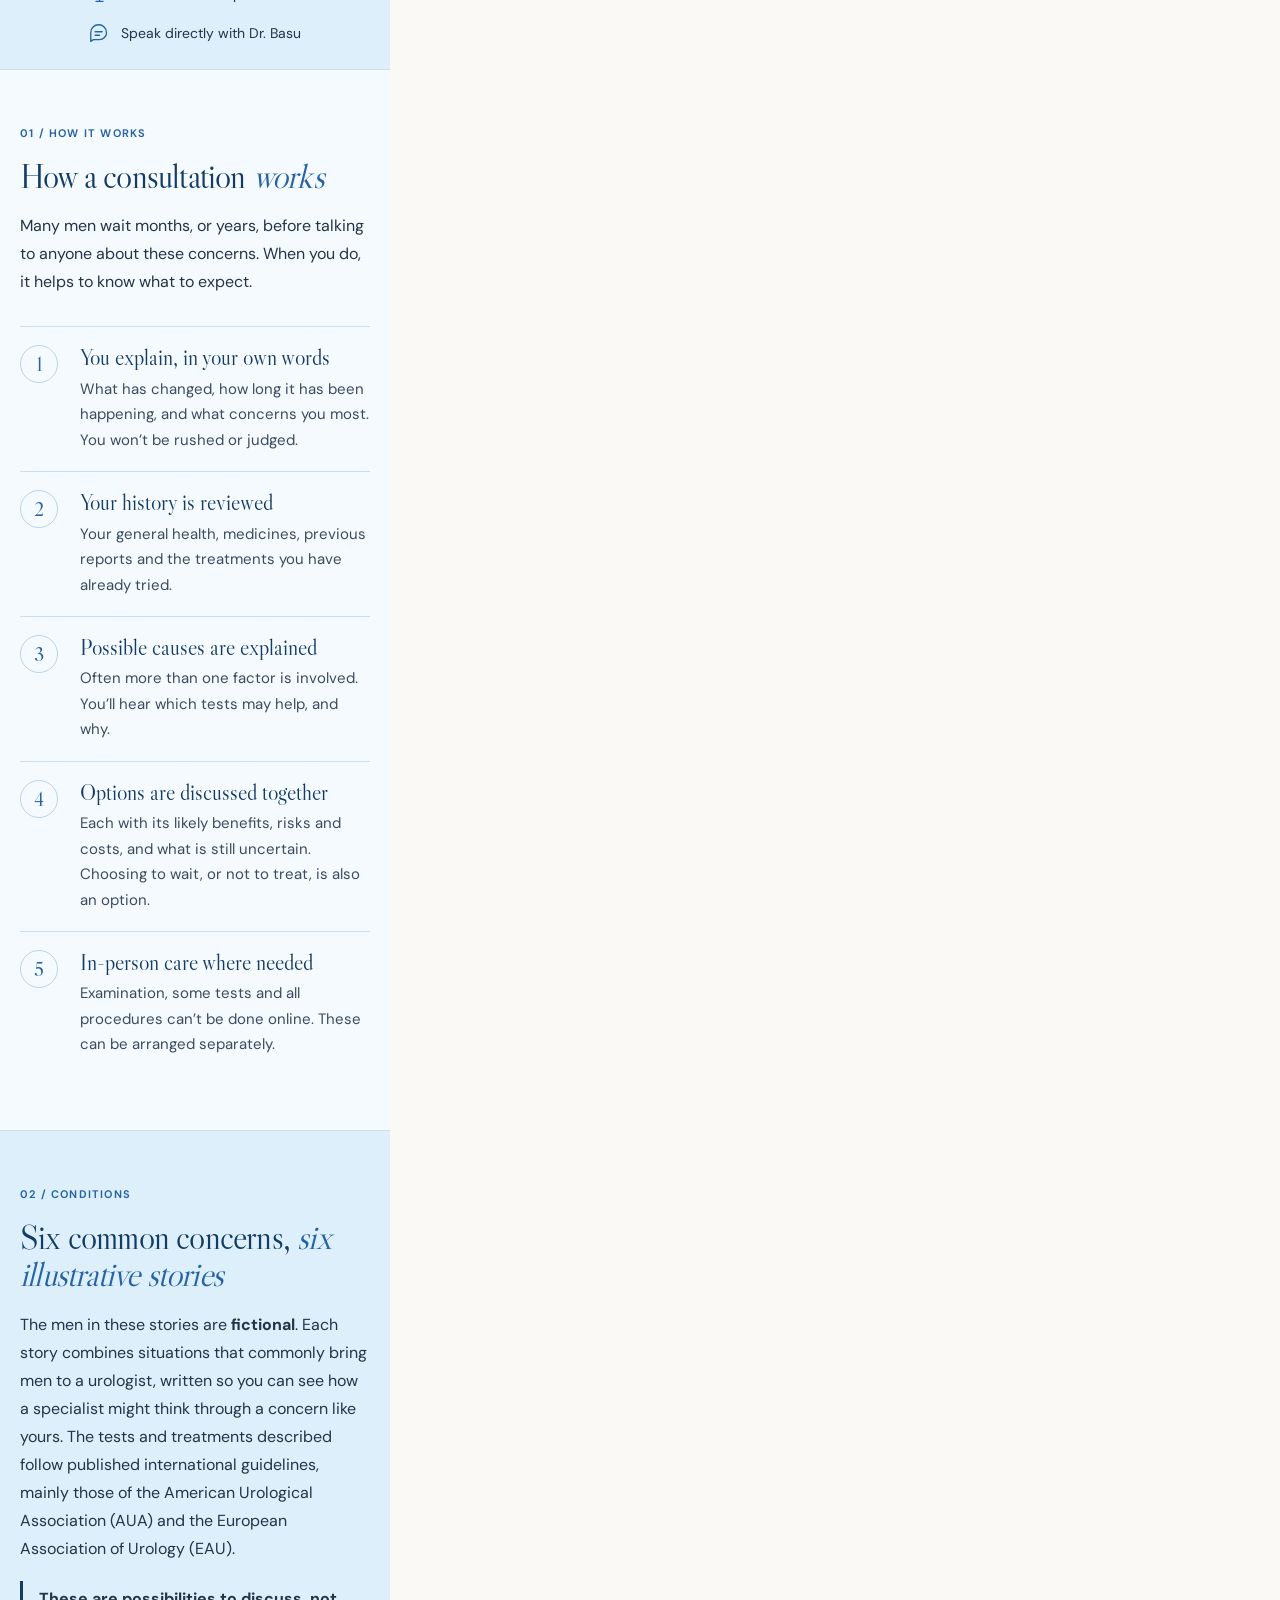
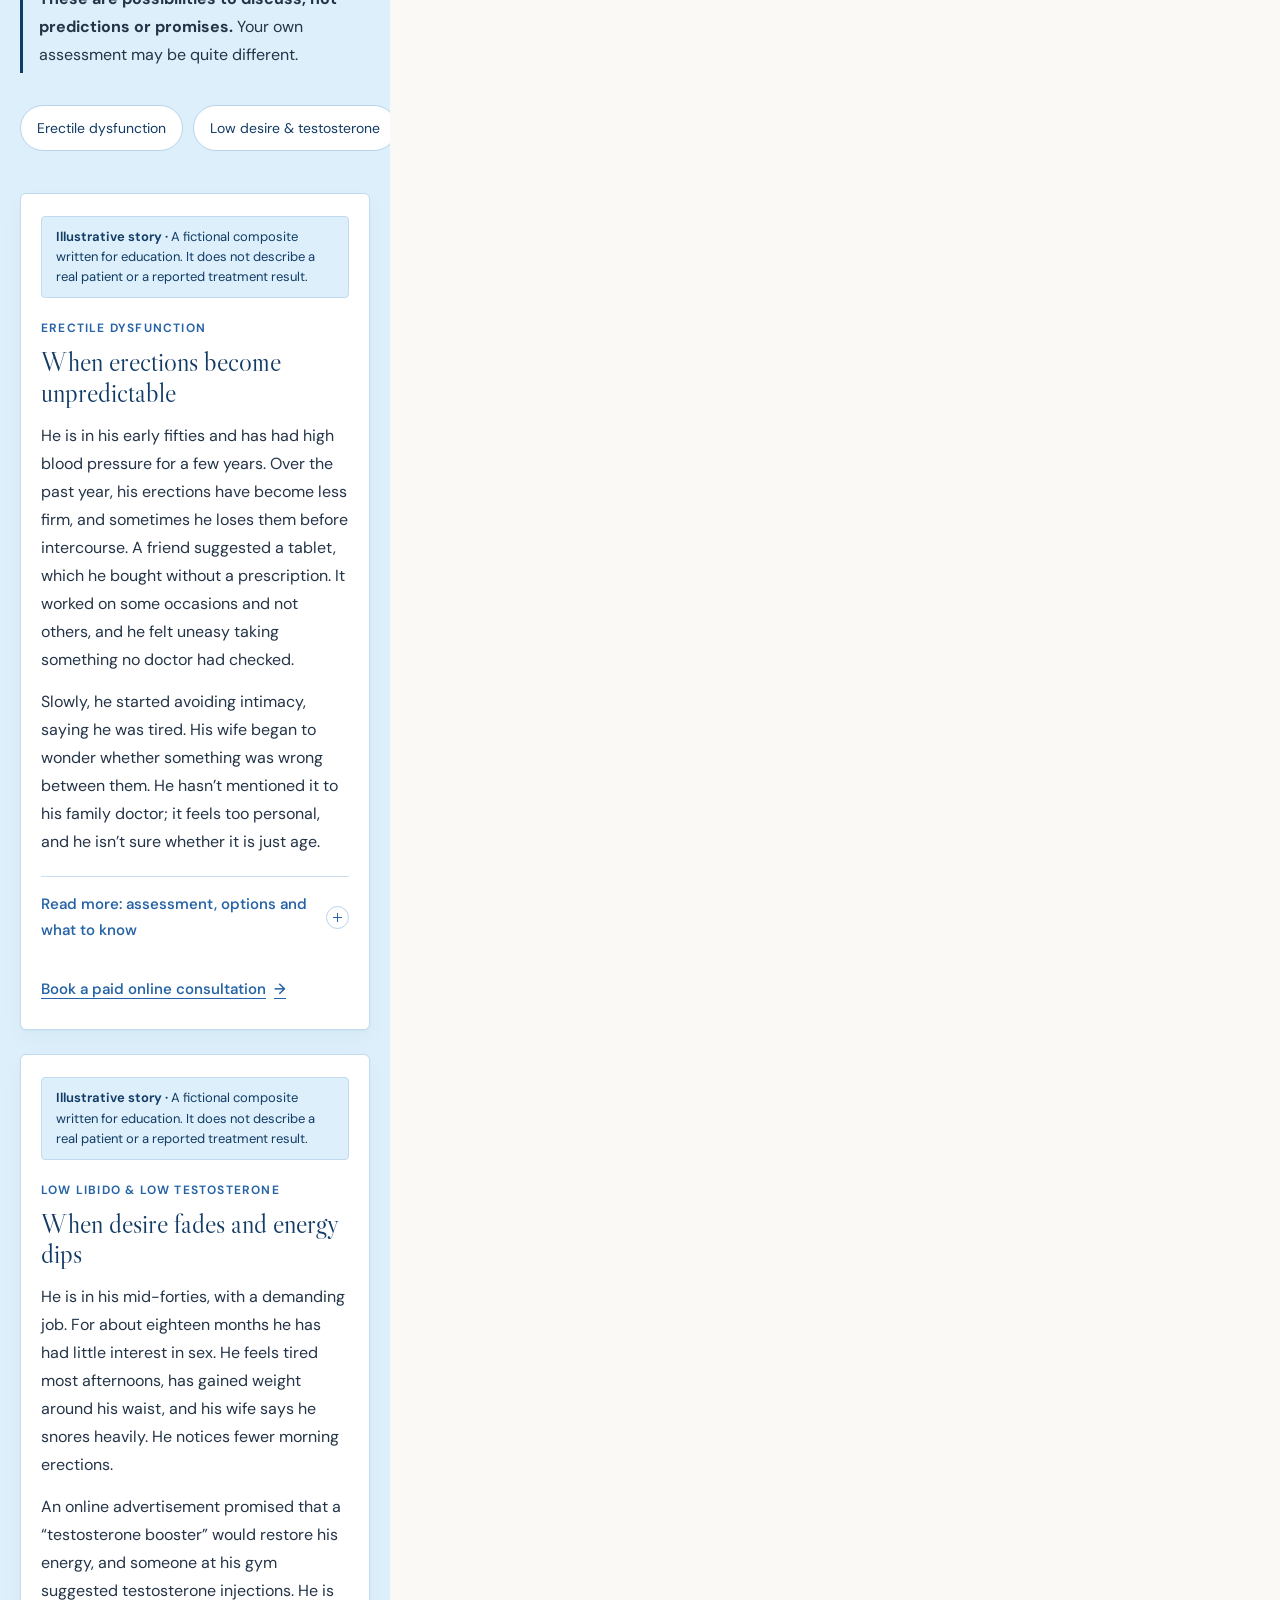
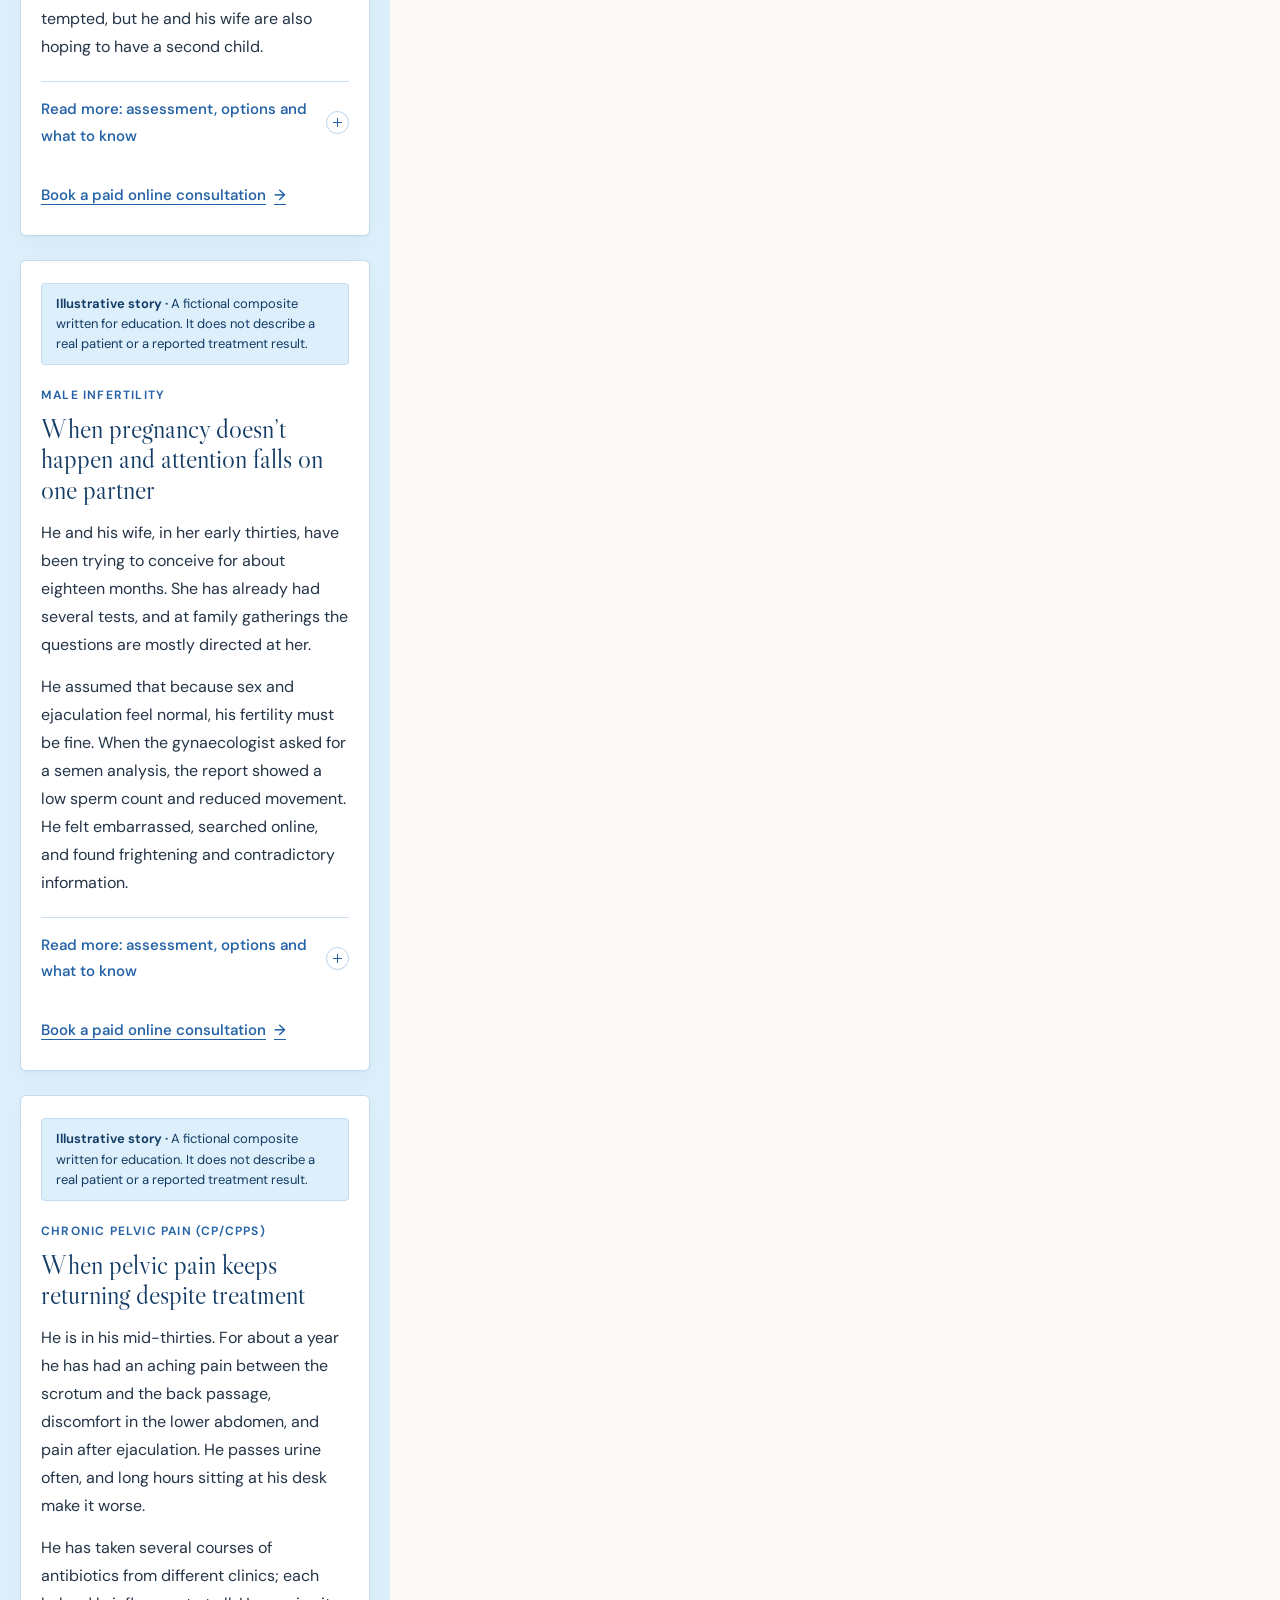
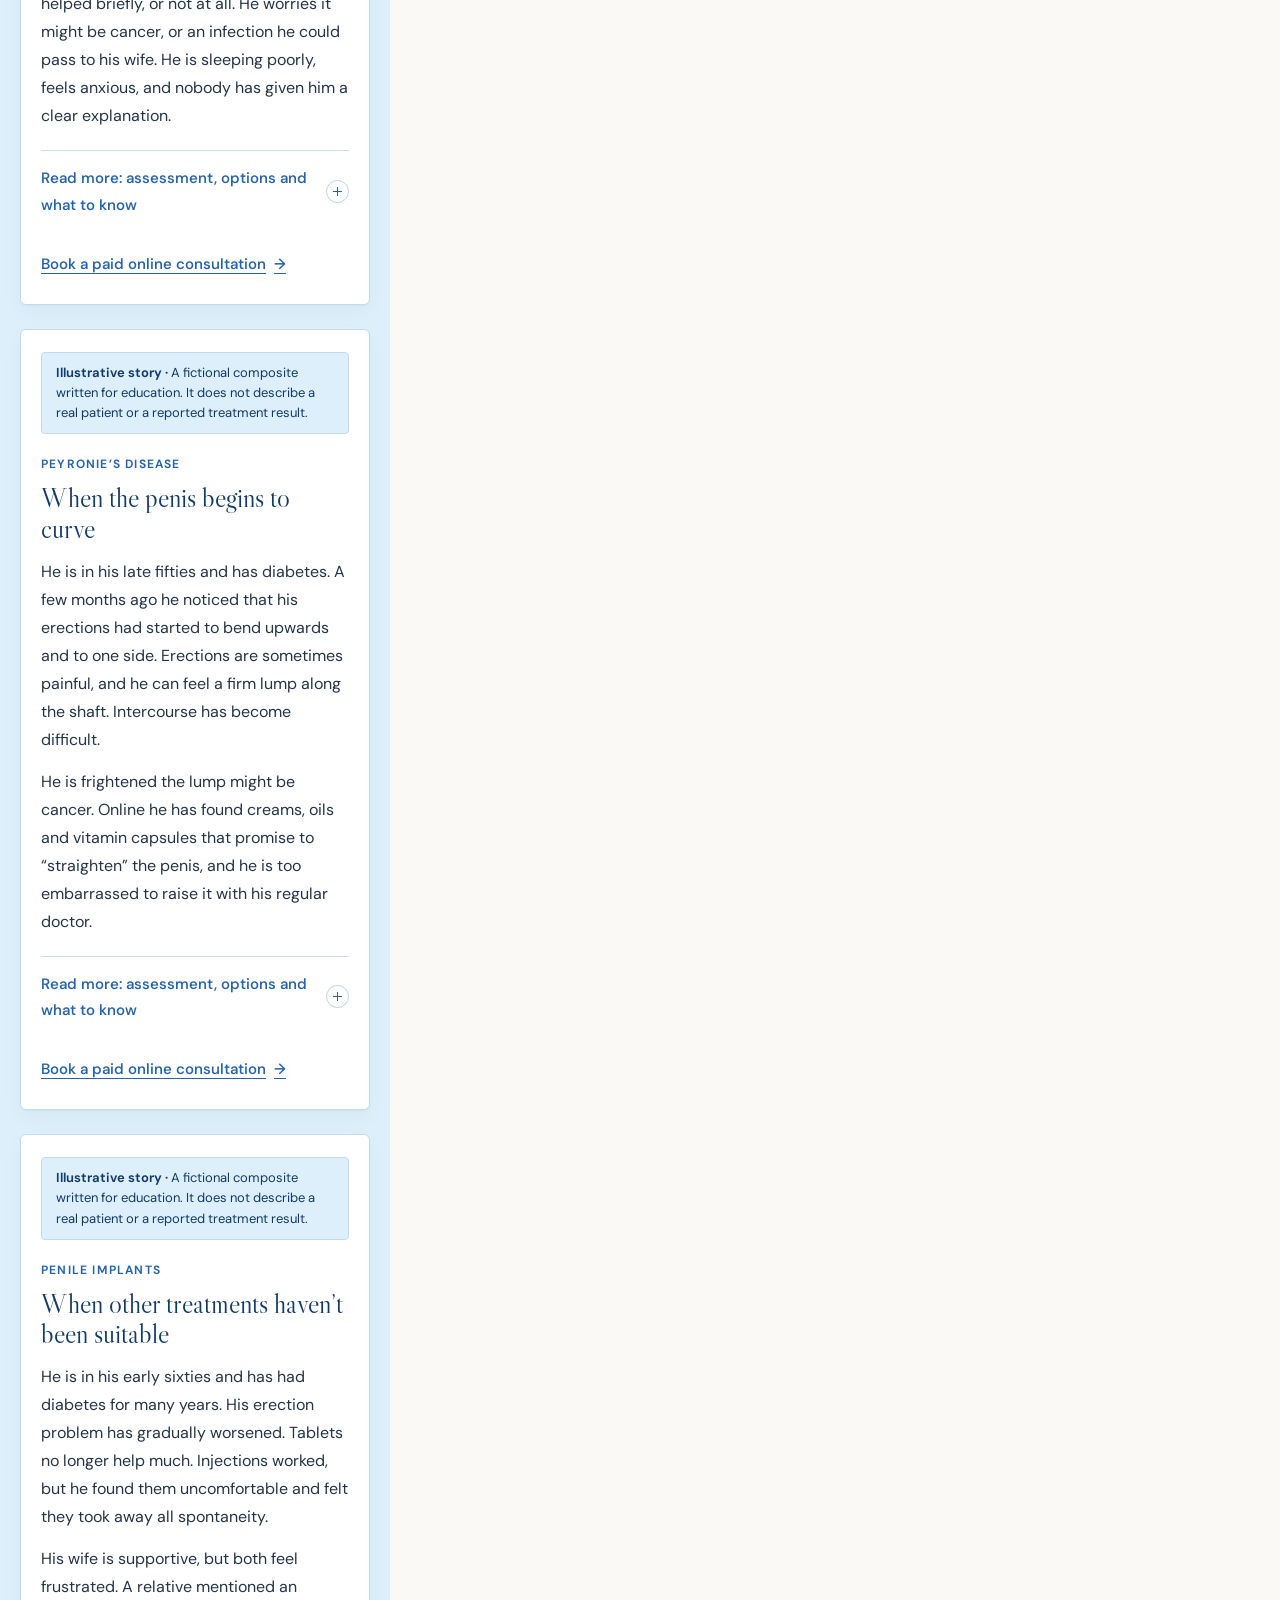
<file: mobile-preview.html>
<!doctype html><html lang="en"><meta charset="utf-8"><title>Mobile preview</title><style>html,body{margin:0;padding:0;background:#faf9f5}iframe{display:block;border:0;width:390px;height:8000px}</style><iframe src="index.html" title="Mobile website preview"></iframe></html>
</file>
<file: consultation.css>
@import url('https://fonts.googleapis.com/css2?family=DM+Sans:wght@400;450;500;550;600;650;700&family=Libre+Caslon+Display&display=swap');
:root{--navy:#142e3c;--teal:#356f72;--teal-dark:#285b5e;--paper:#faf9f5;--muted:#586b70;--line:#dce2dd;--serif:'Libre Caslon Display',Georgia,serif;--sans:'DM Sans',Arial,sans-serif}*{box-sizing:border-box}html{scroll-behavior:smooth;scroll-padding-top:28px}body{margin:0;background:var(--paper);color:var(--navy);font:15px/1.75 var(--sans);-webkit-font-smoothing:antialiased}a{color:inherit;text-decoration:none}a,summary{touch-action:manipulation}a:focus-visible,summary:focus-visible{outline:3px solid #b38142;outline-offset:6px}svg{fill:none;stroke:currentColor;stroke-width:1.5;stroke-linecap:round;stroke-linejoin:round}h1,h2,h3,p,figure{margin:0}h1,h2,h3{font-family:var(--serif);font-weight:400;line-height:1.08}h1 em,h2 em{color:var(--teal);font-weight:400}h2{font-size:clamp(38px,3.4vw,50px);letter-spacing:-.8px}p{color:var(--muted)}.container{width:min(1180px,calc(100% - 96px));margin-inline:auto}.site-header{border-bottom:1px solid var(--line);background:var(--paper)}.header-inner{min-height:97px;display:flex;align-items:center;justify-content:space-between;gap:24px}.brand{display:flex;align-items:center;gap:13px}.brand-mark{width:45px;height:47px;border:1px solid #77918c;border-radius:2px 14px 2px 2px;font:22px var(--serif);display:grid;place-content:center;position:relative;letter-spacing:-1px}.brand-mark>span{position:absolute;top:-7px;right:-5px;background:var(--paper);padding:0 3px;color:var(--teal);font:20px var(--sans)}.brand-name{font:25px var(--serif);white-space:nowrap}.brand-name small{font:8px var(--sans);letter-spacing:2.1px;display:block;margin-top:8px}.header-inner nav{display:flex;gap:29px;font-size:12px}.header-inner nav a{padding:15px 0}.header-inner nav a:hover{color:var(--teal);text-decoration:underline;text-underline-offset:5px}.header-note{font-size:11px;color:var(--muted);white-space:nowrap}.small-dot{width:5px;height:5px;border-radius:50%;background:var(--teal);display:inline-block;vertical-align:3px;margin-right:8px}.hero{background:linear-gradient(105deg,#f7f7f1 0%,#f7f7f1 64%,#ecefe8 64%);padding:69px 0 74px;overflow:hidden}.hero-grid{display:grid;grid-template-columns:1.18fr 1fr;align-items:center;gap:75px}.eyebrow{font-size:9px;line-height:1.65;letter-spacing:1.6px;font-weight:650;text-transform:uppercase;color:var(--teal);margin-bottom:22px}.hero .eyebrow{font-size:9px;letter-spacing:1.15px;display:flex;align-items:center;gap:11px}.eyebrow-line{width:24px;height:1px;background:var(--teal);flex-shrink:0}h1{font-size:clamp(47px,4.15vw,60px);letter-spacing:-1.5px;line-height:1.025}h1 em{display:inline-block;margin-top:9px}.hero-description{font-size:14px;line-height:1.9;margin-top:25px;max-width:505px}.booking-button{min-height:57px;display:inline-flex;align-items:center;justify-content:center;gap:31px;background:var(--teal-dark);color:white;border-radius:4px;padding:15px 23px;font-size:12px;font-weight:550;line-height:1.5;transition:background .18s,transform .18s}.booking-button:hover{background:#1c4d50;transform:translateY(-2px)}.booking-button svg{width:21px;height:21px;flex-shrink:0}.hero .booking-button{margin-top:27px}.supporting-copy{display:flex;gap:11px;max-width:430px;font-size:10px;line-height:1.85;margin-top:16px;color:#657677}.supporting-copy svg{width:16px;height:18px;flex-shrink:0;margin-top:2px;color:var(--teal)}.hero-portrait{position:relative;padding:20px 25px 0 0;margin-top:9px;align-self:stretch;display:flex;flex-direction:column;justify-content:center;min-width:0}.portrait-arch{position:absolute;inset:0 0 15px 30px;border:1px solid #b8c7bc;border-radius:190px 190px 6px 6px;pointer-events:none}.portrait-photo{height:370px;overflow:hidden;border-radius:160px 160px 3px 3px;position:relative;background:#deded5}.portrait-photo img{width:100%;height:100%;object-fit:cover;object-position:center 32%;display:block}.portrait-caption{position:absolute;top:25px;left:-27px;background:#fbfaf4;padding:11px 16px;font-size:9px;color:var(--teal);box-shadow:0 4px 18px #142e3c06;border:1px solid #e0e4da;border-radius:3px}.doctor-card{position:relative;background:var(--navy);color:#fff;padding:23px 28px 21px;border-radius:0 0 4px 4px}.doctor-card-label{font-size:8px;letter-spacing:1.4px;color:#becfc9}.doctor-card h2{font-size:32px;letter-spacing:-.3px;margin-top:10px}.doctor-card p{font-size:11px;color:#d0ddd7;margin-top:5px}.qualifications{font-size:10px;line-height:1.9;border-top:1px solid #ffffff26;margin-top:14px;padding-top:12px;color:#b7c9c8}.portrait-coordinate{position:absolute;right:-10px;bottom:25px;writing-mode:vertical-rl;font-size:7px;letter-spacing:2px;color:#718780}.care-strip{border-bottom:1px solid var(--line);background:#f0f2ec}.care-strip-inner{display:flex;justify-content:space-around;gap:24px;padding-block:24px}.care-strip-inner>span{display:flex;align-items:center;gap:11px;font-size:11px;color:#465f61}.care-strip svg{width:21px;height:21px;color:var(--teal)}.section{padding-block:88px}.problem-grid{display:grid;grid-template-columns:1fr 1fr;gap:105px}.section-intro h2{max-width:480px}.section-intro>p:not(.eyebrow){font-size:13px;line-height:1.9;margin-top:22px;max-width:410px}.quiet-note{display:flex;gap:12px;font:italic 24px/1.35 var(--serif);color:var(--teal);border-top:1px solid var(--line);padding-top:23px;margin-top:31px;max-width:400px}.quiet-note span{font-style:normal;font-size:28px}.experience-list{list-style:none;margin:0;padding:0}.experience-list li{display:flex;gap:19px;align-items:flex-start;border-bottom:1px solid var(--line);padding:19px 0}.experience-list li:first-child{padding-top:6px}.experience-list li>span{font-size:9px;color:#668581;letter-spacing:1px;border:1px solid #ced9d0;border-radius:50%;width:29px;height:29px;display:grid;place-items:center;flex-shrink:0;margin-top:1px}.experience-list p{font-size:14px;line-height:1.75;color:#314d56}.problem-reflection{font-size:12px;line-height:1.9;margin-top:23px}.consultation-section{background:var(--navy);color:#f5f5ec;padding-block:72px;position:relative;overflow:hidden}.consultation-grid{display:grid;grid-template-columns:1fr 1fr;gap:95px;align-items:center}.consultation-section .eyebrow{color:#9fc0b9}.consultation-section h2{font-size:51px}.consultation-section h2 em{color:#abc9bf}.consultation-lead{color:#c2d0d0;font-size:13px;line-height:1.9;margin-top:26px;max-width:440px}.conversation-card{border:1px solid #42606a;background:#ffffff04;padding:32px;border-radius:5px}.conversation-heading{display:flex;align-items:center;gap:12px;border-bottom:1px solid #42606a;padding-bottom:21px;margin-bottom:23px}.conversation-heading svg{width:27px;height:27px;color:#b4ccc4;flex-shrink:0}.conversation-heading span{font-size:8px;letter-spacing:1.7px;color:#c2d5cf}.conversation-card>p{font-size:13px;color:#d4dedd;line-height:1.85}.conversation-card>p+p{margin-top:16px}.conversation-footnote{font-size:11px;line-height:1.9;color:#b5c7c6;margin-top:24px;padding-top:20px;border-top:1px solid #42606a}.centered-heading{text-align:center;margin-bottom:48px}.centered-heading .eyebrow{margin-bottom:17px}.benefit-grid{display:grid;grid-template-columns:repeat(3,1fr);gap:42px}.benefit{border-top:1px solid #ced8cf;padding-top:25px}.benefit-icon{background:#edf1e9;width:50px;height:50px;display:grid;place-items:center;border-radius:50%;margin-bottom:24px}.benefit-icon svg{width:28px;height:28px;color:var(--teal)}.benefit h3{font-size:31px;max-width:290px;min-height:70px}.benefit p{font-size:12px;line-height:1.9;margin-top:17px;max-width:315px}.specialist-section{padding:65px 0;background:#edf1eb}.specialist-grid{display:grid;grid-template-columns:365px 1fr;gap:90px;max-width:1000px;align-items:center}.specialist-image{height:414px;overflow:hidden;border-radius:5px;position:relative;background:#d6ded4}.specialist-image img{width:100%;height:100%;object-fit:cover;object-position:center 28%;display:block}.specialist-image>span{position:absolute;bottom:18px;left:18px;right:18px;padding:12px;background:#faf9f1ed;text-align:center;font-size:8px;letter-spacing:2px;color:#365757;border-radius:3px}.specialist-copy .eyebrow{margin-bottom:17px}.specialist-copy h2{font-size:46px}.specialist-role{font-size:12px;color:var(--teal);margin:17px 0 20px}.specialist-copy>p:not(.eyebrow):not(.specialist-role){font-size:13px;line-height:1.85;max-width:430px}.credential-grid{display:grid;grid-template-columns:repeat(4,1fr);gap:12px;padding:22px 0;margin:24px 0 20px;border-top:1px solid #cdd8ce;border-bottom:1px solid #cdd8ce}.credential-grid dt{font-size:14px;font-weight:550;letter-spacing:.5px}.credential-grid dd{font-size:9px;line-height:1.6;margin:4px 0 0;color:#536b69}.specialist-signoff{font-size:10px;color:#4d6a66}.faq-grid{display:grid;grid-template-columns:.8fr 1.2fr;gap:90px}.faq-intro{font-size:13px;line-height:1.8;margin-top:22px}.faq-list details{border-bottom:1px solid var(--line)}.faq-list details:first-child{border-top:1px solid var(--line)}.faq-list summary{list-style:none;display:flex;justify-content:space-between;gap:22px;align-items:center;cursor:pointer;font-size:13px;line-height:1.65;padding:21px 0;min-height:65px}.faq-list summary::-webkit-details-marker{display:none}.faq-toggle{width:23px;height:23px;position:relative;flex-shrink:0;border:1px solid #d4ddd4;border-radius:50%;color:var(--teal)}.faq-toggle:before,.faq-toggle:after{content:'';position:absolute;top:10px;left:6px;width:9px;height:1px;background:currentColor}.faq-toggle:after{transform:rotate(90deg)}details[open] .faq-toggle:after{transform:rotate(0)}.faq-list details>p{font-size:12px;line-height:1.9;padding:0 40px 23px 0}.final-section{padding-bottom:70px}.final-card{padding:56px 30px 49px;text-align:center;background:#e9eee6;border:1px solid #d7e0d4;border-radius:6px;position:relative;overflow:hidden;isolation:isolate}.final-card .eyebrow{font-size:9px;margin-bottom:17px}.final-card h2{font-size:54px}.final-description{font-size:13px;line-height:1.9;max-width:560px;margin:24px auto}.final-card .booking-button{margin-bottom:15px}.final-support{font-size:10px;line-height:1.9;max-width:470px;margin:auto}.final-pattern{position:absolute;width:500px;height:500px;border:1px solid #c8d6c787;border-radius:50%;left:-340px;top:-90px;z-index:-1}.final-pattern:before,.final-pattern:after{content:'';position:absolute;inset:-40px;border:1px solid #c8d6c75c;border-radius:50%}.final-pattern:after{inset:-80px}.site-footer{background:#f3f4ee;border-top:1px solid var(--line)}.footer-top{display:flex;justify-content:space-between;align-items:center;gap:24px;padding-block:32px}.footer-top .brand-name{font-size:23px}.footer-top>p{font:italic 22px var(--serif);color:#66817a}.footer-top>a:last-child{font-size:11px;min-height:44px;display:flex;align-items:center;gap:12px}.footer-top>a:last-child:hover{text-decoration:underline}.footer-bottom{display:flex;justify-content:space-between;gap:20px;border-top:1px solid var(--line);padding-block:19px;font-size:9px;color:#59706d}.skip-link{position:fixed;top:-100px;left:20px;z-index:20;background:white;padding:10px 15px}.skip-link:focus{top:10px}.mobile-booking{display:none}[hidden]{display:none!important}
@media(min-width:1500px){.hero{padding-block:80px}.hero-grid{gap:90px}}@media(max-width:1100px){.container{width:calc(100% - 64px)}.hero-grid{gap:45px}.header-note{display:none}.hero-portrait{padding-right:18px}.portrait-caption{left:-12px;font-size:8px}.portrait-photo{height:330px}.problem-grid{gap:55px}.consultation-grid{gap:50px}.specialist-grid{grid-template-columns:310px 1fr;gap:50px}.credential-grid{gap:8px}.faq-grid{gap:55px}.consultation-section h2{font-size:46px}.hero .eyebrow{font-size:8px}.hero-description{font-size:13px}}
@media(max-width:760px){.container{width:calc(100% - 40px)}.header-inner{min-height:79px}.brand-mark{width:36px;height:39px;font-size:19px}.brand-name{font-size:22px}.brand-name small{font-size:7px;letter-spacing:1.6px;margin-top:6px}.header-inner nav{gap:0}.header-inner nav a{display:none}.header-inner nav a:last-child{display:block;font-size:11px;min-height:44px;padding:12px 0}.hero{padding:35px 0 40px;background:#f5f6ef}.hero-grid{grid-template-columns:1fr;gap:35px}.hero-copy{min-width:0}.hero .eyebrow{font-size:8px;letter-spacing:.9px;margin-bottom:19px;gap:8px;max-width:360px}.eyebrow-line{width:16px}h1{font-size:clamp(39px,9.6vw,57px);letter-spacing:-1px;line-height:1.06;max-width:600px}h1 em{margin-top:7px}.desktop-break{display:none}.hero-description{font-size:13px;line-height:1.8;margin-top:20px;max-width:560px}.booking-button{min-height:55px;font-size:12px;padding:15px 18px;gap:18px}.hero .booking-button{margin-top:22px;width:100%;max-width:390px}.supporting-copy{font-size:10px;margin-top:14px;line-height:1.8;max-width:390px}.hero-portrait{width:100%;max-width:430px;margin:0 auto;padding:20px 16px 0 0}.portrait-photo{height:340px;border-radius:150px 150px 0 0}.portrait-caption{left:0;top:15px;padding:9px 12px}.portrait-coordinate{right:-5px;font-size:7px}.doctor-card{padding:21px 24px}.doctor-card h2{font-size:32px}.qualifications{font-size:11px}.care-strip-inner{display:grid;grid-template-columns:1fr;gap:15px;justify-content:center;width:fit-content;padding-block:23px}.care-strip-inner>span{font-size:12px}.section{padding-block:54px}.problem-grid,.consultation-grid,.specialist-grid,.faq-grid{grid-template-columns:1fr;gap:33px}.eyebrow{font-size:8px;letter-spacing:1.45px;margin-bottom:16px}h2{font-size:40px}.section-intro h2{max-width:540px}.section-intro>p:not(.eyebrow){font-size:13px;margin-top:20px;max-width:none}.quiet-note{font-size:24px;max-width:none;margin-top:23px;padding-top:20px}.experience-list li{padding:17px 0;gap:15px}.experience-list p{font-size:13px}.problem-reflection{font-size:12px}.consultation-section{padding-block:48px}.consultation-section h2{font-size:42px}.consultation-lead{margin-top:22px;font-size:13px;max-width:none}.conversation-card{padding:23px}.conversation-heading{gap:10px;padding-bottom:17px;margin-bottom:18px}.conversation-heading span{font-size:7px;letter-spacing:1.1px}.conversation-card>p{font-size:13px}.conversation-footnote{font-size:11px}.centered-heading{text-align:left;margin-bottom:30px}.centered-heading h2{font-size:39px}.benefit-grid{grid-template-columns:1fr;gap:25px}.benefit{display:grid;grid-template-columns:48px 1fr;column-gap:20px;padding-top:24px}.benefit-icon{width:44px;height:44px;grid-row:1 / 3;margin:0}.benefit-icon svg{width:25px;height:25px}.benefit h3{font-size:29px;min-height:0;max-width:340px}.benefit h3 br{display:none}.benefit p{margin-top:12px;font-size:12px;max-width:none}.specialist-section{padding-block:45px}.specialist-grid{gap:30px}.specialist-image{height:345px;max-width:410px;width:100%;margin:auto}.specialist-copy h2{font-size:42px}.credential-grid{grid-template-columns:repeat(2,1fr);gap:19px;padding-block:20px}.credential-grid dd{font-size:11px}.specialist-copy>p:not(.eyebrow):not(.specialist-role){max-width:none}.faq-grid{gap:25px}.faq-intro{font-size:12px;margin-top:17px}.faq-intro br{display:none}.faq-list summary{font-size:13px;padding-block:18px}.faq-list details>p{font-size:12px;padding-right:15px}.final-section{padding-bottom:40px}.final-card{padding:38px 22px 33px}.final-card h2{font-size:42px}.final-description{font-size:13px;margin:21px auto}.final-card .booking-button{width:100%;gap:12px;padding-inline:14px;font-size:11px}.final-support{font-size:10px}.footer-top{flex-wrap:wrap;gap:20px;padding-block:27px}.footer-top .brand-name{font-size:22px}.footer-top>p{font-size:20px;width:100%;order:3}.footer-top>a:last-child{font-size:10px}.footer-bottom{font-size:9px;flex-direction:column;gap:5px;padding-bottom:105px}.mobile-booking{position:fixed;bottom:0;left:0;right:0;z-index:10;display:block;background:#faf9f5f5;border-top:1px solid #d4ded6;padding:10px 20px calc(10px + env(safe-area-inset-bottom));box-shadow:0 -3px 20px #142e3c08;backdrop-filter:blur(10px)}.mobile-booking .booking-button{width:100%;max-width:500px;margin:auto;display:flex;min-height:50px}.faq-list details{scroll-margin-bottom:110px}}
@media(max-width:360px){.container{width:calc(100% - 32px)}h1{font-size:37px}.hero .eyebrow{font-size:7px;letter-spacing:.5px}.booking-button{font-size:11px;gap:12px;padding-inline:13px}.hero-description{font-size:12px}.hero-portrait{max-width:320px}.portrait-photo{height:290px}.brand-name{font-size:20px}.final-card{padding-inline:16px}.final-card .booking-button{font-size:10px;gap:7px}.footer-top>a:last-child{width:100%;order:4}.benefit{column-gap:15px}.benefit h3{font-size:27px}}
@media(prefers-reduced-motion:reduce){html{scroll-behavior:auto}*,*:before,*:after{transition:none!important}}@media print{.mobile-booking,.site-header nav{display:none!important}details>p{display:block!important}.section{padding-block:30px}}
/* Comfortable reading sizes for the consultation audience. */
.hero-description,.section-intro>p:not(.eyebrow),.experience-list p,.consultation-lead,.conversation-card>p,.specialist-copy>p:not(.eyebrow):not(.specialist-role){font-size:15px}
.problem-reflection,.benefit p,.faq-list details>p,.final-description{font-size:14px}
.faq-list summary{font-size:15px}.booking-button{font-size:13px}.supporting-copy,.final-support{font-size:11px}.qualifications{font-size:12px}.doctor-card p{font-size:12px}.credential-grid dd{font-size:11px}
@media(max-width:760px){.hero-description,.section-intro>p:not(.eyebrow),.experience-list p,.consultation-lead,.conversation-card>p,.specialist-copy>p:not(.eyebrow):not(.specialist-role),.problem-reflection,.benefit p,.faq-list details>p,.final-description{font-size:14px}.faq-list summary{font-size:14px}.booking-button{font-size:12px}.supporting-copy,.final-support{font-size:11px}.final-card .booking-button{font-size:11px}}
@media(max-width:360px){.booking-button{font-size:11px}.final-card .booking-button{font-size:10px}}
</file>
<file: home.css>
/* Home page additions. Loaded after consultation.css; ed.html does not use this file. */
.sr-only{position:absolute;width:1px;height:1px;padding:0;margin:-1px;overflow:hidden;clip:rect(0 0 0 0);white-space:nowrap;border:0}
button:focus-visible,.story-chips a:focus-visible{outline:3px solid #2563a6;outline-offset:4px}
.home a:not(.booking-button):not(.secondary-button):not(.brand):not(.nav-book):hover{color:var(--teal-dark)}

/* Header and navigation */
.home .header-inner{position:relative}
.site-nav{display:flex;align-items:center;gap:26px;font-size:14px}
.home .header-inner .site-nav a{display:block;padding:12px 0;min-height:44px}
.home .header-inner .site-nav a.nav-book{padding:10px 18px;border:1px solid var(--teal);border-radius:4px;color:var(--teal-dark);font-weight:550}
.home .header-inner .site-nav a.nav-book:hover{background:var(--teal-dark);color:#fff;text-decoration:none}
.menu-button{display:none;align-items:center;gap:10px;min-height:44px;padding:10px 14px;border:1px solid #b9d3ea;border-radius:4px;background:transparent;color:var(--navy);font:550 14px var(--sans);cursor:pointer}
.menu-icon,.menu-icon:before,.menu-icon:after{display:block;width:16px;height:1.5px;background:currentColor;position:relative}
.menu-icon:before,.menu-icon:after{content:'';position:absolute;left:0}
.menu-icon:before{top:-5px}.menu-icon:after{top:5px}
.menu-button[aria-expanded="true"] .menu-icon{background:transparent}
.menu-button[aria-expanded="true"] .menu-icon:before{top:0;transform:rotate(45deg)}
.menu-button[aria-expanded="true"] .menu-icon:after{top:0;transform:rotate(-45deg)}

/* Readability: raise the smallest type used by the shared stylesheet */
.home .eyebrow,.home .hero .eyebrow,.home .final-card .eyebrow{font-size:12px;letter-spacing:1.2px}
.home .hero-description{font-size:17px;line-height:1.75}
.home h1{font-size:clamp(40px,3.7vw,54px)}
.home .supporting-copy,.home .final-support{font-size:14px;line-height:1.7}
.home .care-strip-inner>span{font-size:14px}
.home .portrait-caption{font-size:12px}
.home .doctor-card-label{font-size:11px}
.home .doctor-card p,.home .qualifications{font-size:14px}
.home .portrait-photo img{object-position:center 22%}
.home .specialist-role{font-size:15px}
.home .specialist-copy>p:not(.eyebrow):not(.specialist-role){font-size:16px;line-height:1.75;max-width:560px}
.home .specialist-copy>p+p{margin-top:12px}
.home .credential-grid dd{font-size:13px}
.home .faq-intro{font-size:16px}
.home .faq-list summary{font-size:16px}
.home .faq-list details>p{font-size:16px;line-height:1.75}
.home .final-description{font-size:17px;line-height:1.75}
.home .footer-top>a:last-child{font-size:14px}
.home .footer-bottom{font-size:13px}
.home .booking-button{font-size:15px}

/* Hero actions */
.hero-actions{display:flex;flex-wrap:wrap;gap:14px;margin-top:27px}
.home .hero .booking-button{margin-top:0}
.secondary-button{min-height:57px;display:inline-flex;align-items:center;justify-content:center;padding:15px 23px;border:1px solid var(--teal);border-radius:4px;color:var(--teal-dark);font-size:15px;font-weight:550;background:transparent;transition:background .18s}
.secondary-button:hover{background:#dceffa}
.whatsapp-note{font-size:13px;line-height:1.6;margin-top:12px;max-width:470px;color:#4a5b70}

/* Shared section head */
.section-head{max-width:760px;margin-bottom:44px}
.section-head>p:not(.eyebrow){font-size:17px;line-height:1.75;margin-top:18px;color:#243447}
.section-head .composite-notice{border-left:3px solid #2563a6;padding:4px 0 4px 16px;color:var(--navy)}

/* How it works */
.steps{list-style:none;margin:0;padding:0;display:grid;grid-template-columns:repeat(5,1fr);gap:28px}
.steps li{border-top:1px solid #c9dff1;padding-top:22px}
.step-number{display:grid;place-items:center;width:38px;height:38px;border:1px solid #b9d3ea;border-radius:50%;font:20px var(--serif);color:var(--teal);margin-bottom:16px}
.steps h3{font-size:24px;line-height:1.15}
.steps p{font-size:15px;line-height:1.7;margin-top:10px}

/* Stories */
.stories-section{background:#dceffa;border-block:1px solid var(--line)}
.story-chips{display:flex;flex-wrap:wrap;gap:10px;margin-bottom:34px}
.story-chips a{display:inline-flex;align-items:center;min-height:44px;padding:10px 16px;border:1px solid #b9d3ea;border-radius:999px;background:var(--paper);font-size:14px;color:var(--navy)}
.story-chips a:hover{border-color:var(--teal);color:var(--teal-dark)}
.story-grid{display:grid;grid-template-columns:repeat(2,minmax(0,1fr));gap:24px;align-items:start}
.story{background:#ffffff;border:1px solid #c9dff1;border-radius:6px;padding:30px 32px 26px;scroll-margin-top:20px}
.story:has(details[open]){grid-column:1 / -1}
.story-badge{font-size:13px;line-height:1.55;background:#dceffa;color:#123b65;border-radius:4px;padding:10px 14px;margin-bottom:20px;font-weight:650}
.story-badge span{font-weight:400}
.story-topic{font-size:12px;letter-spacing:1.2px;text-transform:uppercase;font-weight:650;color:var(--teal)}
.story h3{font-size:31px;line-height:1.12;margin-top:8px}
.story-lead p{font-size:16px;line-height:1.75;color:#243447;margin-top:14px}
.story-details{margin-top:20px;border-top:1px solid var(--line)}
.story-details summary{list-style:none;display:flex;justify-content:space-between;align-items:center;gap:18px;min-height:56px;padding:14px 0;cursor:pointer;font-size:15px;font-weight:550;color:var(--teal-dark)}
.story-details summary::-webkit-details-marker{display:none}
.story-body{padding:4px 0 8px;max-width:820px}
.story-body h4{font:650 13px var(--sans);letter-spacing:1.1px;text-transform:uppercase;color:var(--navy);margin:24px 0 10px}
.story-body h4:first-child{margin-top:6px}
.pathway-note{display:inline-block;margin-left:6px;padding:2px 8px;border-radius:3px;background:#dceffa;color:var(--teal-dark);font-weight:550;letter-spacing:.2px;text-transform:none;font-size:12px}
.story-body ul{margin:0;padding-left:20px}
.story-body li,.story-body p{font-size:16px;line-height:1.7;color:#243447}
.story-body li+li{margin-top:7px}
.story-body p{margin-top:10px}
.story-body .story-questions{font-style:italic}
.story-cta{display:inline-flex;align-items:center;gap:8px;min-height:44px;margin-top:10px;font-size:15px;font-weight:550;color:var(--teal-dark);text-decoration:underline;text-underline-offset:4px}
.stories-cta{margin-top:40px;text-align:center}
.stories-cta p{font-size:17px;line-height:1.7;max-width:600px;margin:0 auto 20px;color:#243447}

/* Urgent */
.urgent-section{padding-block:56px}
.urgent-box{background:#ffffff;border:1px solid #c9dff1;border-left:5px solid #2563a6;border-radius:6px;padding:30px 34px}
.urgent-box h2{font-size:clamp(28px,2.6vw,36px)}
.urgent-box p{font-size:16px;color:#243447;margin-top:12px}
.urgent-box ul{margin:14px 0 0;padding-left:20px;columns:2;column-gap:40px}
.urgent-box li{font-size:16px;line-height:1.6;color:#243447;margin-bottom:8px;break-inside:avoid}

/* Specialist approach */
.approach-list{margin:14px 0 0;padding-left:20px;max-width:560px}
.approach-list li{font-size:16px;line-height:1.65;color:#243447;margin-bottom:8px}
.approach-list strong{color:var(--navy);font-weight:600}
.home .credential-grid{margin:22px 0 18px}
.specialist-library a{color:var(--teal-dark);text-decoration:underline;text-underline-offset:3px}

/* Online scope */
.scope-grid{display:grid;grid-template-columns:1fr 1fr;gap:24px}
.scope-card{border:1px solid #c9dff1;border-radius:6px;padding:28px 30px;background:#ffffff}
.scope-card-limits{background:#f5faff}
.scope-card h3{font-size:26px}
.scope-card ul{margin:16px 0 0;padding-left:20px}
.scope-card li{font-size:16px;line-height:1.65;color:#243447;margin-bottom:8px}

/* Footer */
.footer-columns{display:grid;grid-template-columns:1fr 1.3fr;gap:48px;padding-block:28px;border-top:1px solid var(--line)}
.footer-heading{font:650 12px var(--sans);letter-spacing:1.2px;text-transform:uppercase;color:var(--teal);margin-bottom:12px}
.footer-list{list-style:none;margin:0;padding:0}
.footer-list li{font-size:14px;line-height:1.6;color:#243447;margin-bottom:8px}
.footer-list a{color:var(--teal-dark);text-decoration:underline;text-underline-offset:3px}
.footer-small,.footer-small li{font-size:13px}
.footer-small{margin-bottom:10px}
.footer-disclaimer{border-top:1px solid var(--line);padding-block:20px}
.footer-disclaimer p{font-size:13px;line-height:1.7;max-width:900px}

@media(max-width:1100px){
.steps{grid-template-columns:repeat(3,1fr)}
.site-nav{gap:18px}
}
@media(max-width:900px){
.story-grid{grid-template-columns:1fr}
}
@media(max-width:760px){
/* Navigation: wraps without JavaScript, becomes a disclosure menu with it */
.home .header-inner{flex-wrap:wrap;padding-block:10px}
.home .header-inner .site-nav{display:flex;flex-wrap:wrap;gap:0 18px;width:100%;font-size:15px}
.js .menu-button{display:inline-flex}
.js .home .header-inner .site-nav{display:none;position:absolute;top:100%;left:0;right:0;z-index:15;flex-direction:column;align-items:stretch;background:var(--paper);border-bottom:1px solid var(--line);padding:6px 20px 16px;box-shadow:0 10px 24px #123b6514}
.js .home .header-inner .site-nav.is-open{display:flex}
.js .home .header-inner .site-nav a{padding:12px 0;border-bottom:1px solid var(--line)}
.js .home .header-inner .site-nav a.nav-book{margin-top:12px;text-align:center;border:1px solid var(--teal)}
.home .hero .eyebrow{font-size:11px;letter-spacing:.8px}
.home .eyebrow{font-size:11px}
.home h1{font-size:clamp(34px,8.6vw,46px)}
.home .hero-description{font-size:16px}
.hero-actions{flex-direction:column;align-items:stretch;max-width:420px}
.home .hero .booking-button,.secondary-button{width:100%;max-width:none}
.home .booking-button{font-size:15px}
.home .supporting-copy,.home .final-support{font-size:14px}
.home .portrait-caption{font-size:11px}
.home .doctor-card p,.home .qualifications{font-size:14px}
.home h2{font-size:34px}
.section-head{margin-bottom:30px}
.section-head>p:not(.eyebrow){font-size:16px}
.steps{grid-template-columns:1fr;gap:0}
.steps li{display:grid;grid-template-columns:44px 1fr;column-gap:16px;padding-block:18px}
.step-number{grid-row:1 / 3;margin:0}
.steps h3{font-size:22px}
.steps p{margin-top:6px}
.story-chips{flex-wrap:nowrap;overflow-x:auto;margin-inline:-20px;padding:2px 20px 8px;scrollbar-width:thin}
.story-chips a{flex-shrink:0}
.story{padding:22px 20px 18px}
.story h3{font-size:27px}
.story-badge{font-size:13px}
.urgent-section{padding-block:40px}
.urgent-box{padding:24px 20px}
.urgent-box ul{columns:1}
.home .specialist-copy h2{font-size:36px}
.home .credential-grid dd{font-size:13px}
.scope-grid{grid-template-columns:1fr}
.scope-card{padding:22px 20px}
.home .faq-intro{font-size:15px}
.home .faq-list summary{font-size:16px}
.home .faq-list details>p{font-size:16px}
.home .final-card h2{font-size:36px}
.home .final-description{font-size:16px}
.home .final-card .booking-button{font-size:15px}
.footer-columns{grid-template-columns:1fr;gap:26px}
.home .footer-top>a:last-child{font-size:14px}
.home .footer-bottom{font-size:13px}
.story-details[open],.faq-list details{scroll-margin-bottom:110px}
}
@media(max-width:360px){
.home h1{font-size:31px}
.home .hero .eyebrow{font-size:11px;letter-spacing:.4px}
.story-chips{margin-inline:-16px;padding-inline:16px}
.home .booking-button,.home .final-card .booking-button{font-size:14px}
.home .hero-description{font-size:15px}
}
@media print{.menu-button,.story-chips{display:none!important}.story-details>.story-body{display:block!important}}

/* Blue and white theme (home page only). Reuses the shared variable names so
   consultation.css rules pick up the palette; ed.html keeps its original colours. */
.home{--navy:#123b65;--teal:#2563a6;--teal-dark:#2563a6;--blue-hover:#1b4c82;--ice:#dceffa;--ice-soft:#eaf5fc;--paper:#f5faff;--white:#fff;--slate:#243447;--muted:#3b4b5f;--line:#c9dff1;color:var(--slate)}
.home h1,.home h2,.home h3,.home .brand-name{color:var(--navy)}
.home a:focus-visible,.home summary:focus-visible,.home button:focus-visible{outline-color:var(--teal)}
.home .site-header{background:var(--white)}
.home .brand-mark{border-color:#9dbfe0;color:var(--navy)}
.home .brand-mark>span{background:var(--white)}
.home .booking-button:hover{background:var(--blue-hover)}
.home .secondary-button{background:var(--white)}
.home .secondary-button:hover{background:var(--ice)}
.home .hero{background:linear-gradient(105deg,var(--white) 0%,var(--white) 64%,var(--ice-soft) 64%)}
.home .supporting-copy{color:var(--muted)}
.home .portrait-arch{border-color:#b9d3ea}
.home .portrait-photo{background:var(--ice)}
.home .portrait-caption{background:var(--white);border-color:var(--line);box-shadow:0 4px 18px #123b650d}
.home .doctor-card-label{color:#bcd7ef}
.home .doctor-card h2{color:var(--white)}
.home .doctor-card p{color:var(--ice)}
.home .qualifications{color:#d3e6f6}
.home .care-strip{background:var(--ice);border-bottom-color:var(--line)}
.home .care-strip-inner>span{color:var(--slate)}
.home .steps-section{background:var(--paper)}
.home .stories-section{background:var(--ice);border-color:var(--line)}
.home .story{border-color:#c3dbf0;box-shadow:0 1px 2px #123b650a,0 8px 24px #123b6508}
.home .story-badge{color:var(--navy);border:1px solid #c3dbf0}
.home .story-chips a{background:var(--white);border-color:#b9d3ea;color:var(--navy)}
.home .story-chips a:hover{border-color:var(--teal);color:var(--teal)}
.home .section-head .composite-notice{border-left-color:var(--navy)}
.home .urgent-section{background:var(--white)}
.home .urgent-box{background:var(--paper);border-color:var(--line);border-left-color:var(--navy)}
.home .specialist-section{background:var(--ice)}
.home .specialist-image{background:#c9dff1}
.home .specialist-image>span{background:#ffffffeb;color:var(--navy)}
.home .credential-grid{border-color:#b9d3ea}
.home .credential-grid dd{color:var(--muted)}
.home .scope-section{background:var(--white)}
.home .scope-card-limits{background:var(--paper)}
.home .faq-section{background:var(--paper)}
.home .faq-toggle{border-color:#b9d3ea}
.home .final-section{background:var(--paper);padding-top:8px}
.home .final-card{background:var(--ice);border-color:#c3dbf0}
.home .final-pattern,.home .final-pattern:before,.home .final-pattern:after{border-color:#a9cbe94d}
.home .mobile-booking{background:#fffffff5;border-top-color:var(--line);box-shadow:0 -3px 20px #123b650d}

/* Navy footer */
.home .site-footer{background:var(--navy);border-top-color:var(--navy);color:#e6f1fb}
.home .site-footer .brand-name{color:var(--white)}
.home .site-footer .brand-mark{border-color:#7fa6cf;color:var(--white)}
.home .site-footer .brand-mark>span{background:var(--navy);color:#9cc4ea}
.home .footer-top>p{color:#bcd7ef}
.home .footer-top>a:last-child{color:var(--white)}
.home .footer-columns,.home .footer-disclaimer,.home .footer-bottom{border-color:#ffffff26}
.home .footer-heading{color:#9cc4ea}
.home .footer-list li,.home .footer-disclaimer p,.home .footer-small{color:#d3e4f4}
.home .site-footer .footer-list a{color:var(--white)}
.home .site-footer a:hover{color:var(--ice)!important}
.home .footer-bottom{color:#bcd7ef}
.home .site-footer a:focus-visible{outline-color:var(--white)}

@media(max-width:760px){
.home .hero{background:var(--white)}
.js .home .header-inner .site-nav{background:var(--white)}
}
</file>
<file: styles.css>
@import url('https://fonts.googleapis.com/css2?family=DM+Sans:wght@400;450;500;550;600;650;700&family=Libre+Caslon+Display&display=swap');
:root{--ink:#213f35;--muted:#74796f;--paper:#fafaf6;--green:#254e3e;--line:#e1e4da;--serif:'Libre Caslon Display',Georgia,serif;--sans:'DM Sans',Arial,sans-serif}*{box-sizing:border-box}html{scroll-behavior:smooth;scroll-padding-top:95px}body{margin:0;background:var(--paper);color:var(--ink);font:14px/1.6 var(--sans)}button,input,select{font:inherit}button,a,input,select{-webkit-tap-highlight-color:transparent}button,a{touch-action:manipulation}a{color:inherit;text-decoration:none}button{color:inherit;cursor:pointer}button:disabled{cursor:default}button:focus-visible,a:focus-visible,input:focus-visible,select:focus-visible,summary:focus-visible{outline:3px solid #ba8458;outline-offset:5px}button{border:0}h1,h2,h3,p{margin:0}h1,h2{font-family:var(--serif);font-weight:400;line-height:1.05}h2{font-size:45px;letter-spacing:-1px}h3{font-weight:550}.container{width:min(1240px,calc(100% - 96px));margin:auto}.header{background:#fafaf6f5;border-bottom:1px solid var(--line);position:sticky;top:0;z-index:10;backdrop-filter:blur(15px)}.header-inner{height:94px;display:flex;align-items:center;justify-content:space-between;gap:25px}.brand{display:flex;align-items:center;gap:12px;font:24px var(--serif);white-space:nowrap}.brand-icon{font:49px var(--sans);line-height:1;color:#375d46}.brand small{display:block;font:8px var(--sans);letter-spacing:2.5px;margin-top:7px}.header nav{display:flex;gap:29px;font-size:12px}.header nav a{padding:35px 0;position:relative;color:#6c7269}.header nav a.active{color:var(--ink)}.header nav a.active:after{content:'';height:2px;background:#607c50;bottom:24px;position:absolute;left:0;right:0}.button{display:inline-flex;align-items:center;justify-content:center;gap:24px;padding:14px 21px;border-radius:5px;font-size:12px;font-weight:500}.dark{background:var(--ink);color:white}.button:hover{filter:brightness(1.1)}.hero{overflow:hidden;background:#f0f2e9}.hero-inner{display:grid;grid-template-columns:1.18fr 1fr;gap:35px;align-items:center;min-height:575px}.eyebrow{font-size:10px;font-weight:650;letter-spacing:1.8px;margin-bottom:22px}.status-dot{display:inline-block;width:6px;height:6px;background:#6c8c52;border-radius:50%;vertical-align:2px;margin-right:8px}h1{font-size:72px;letter-spacing:-2px}h1 em{font-weight:400;color:#64805b}.hero-description{color:#697468;line-height:1.8;margin:24px 0 28px;font-size:14px}.hero-search{display:flex;align-items:center;background:white;border:1px solid #dbe1d3;padding:7px 8px 7px 19px;border-radius:6px;max-width:510px;box-shadow:0 4px 15px #29442f04}.hero-search>span{font-size:29px;line-height:1;margin-right:12px}.hero-search input{border:0;outline:none;min-width:0;width:100%;background:transparent;font-size:12px}.hero-search button{background:var(--green);color:white;border-radius:3px;width:42px;height:39px;font-size:23px;flex-shrink:0}.popular{display:flex;align-items:center;gap:13px;margin-top:13px;font-size:9px;color:#777f72;flex-wrap:wrap}.popular button{padding:0;border-bottom:1px solid #b5bdab;background:none;font-size:9px;color:#5d6a56}.hero-art{position:relative;height:470px;isolation:isolate}.orbit{position:absolute;border:1px solid #d6ddcc;border-radius:50%;height:395px;width:395px;top:45px;left:43px;z-index:-1}.orbit-two{width:315px;height:315px;top:87px;left:86px}.art-star{position:absolute;font-size:68px;top:3px;right:10px;color:#99aa79;font-weight:400}.art-note{position:absolute;font-size:8px;letter-spacing:1.8px;line-height:1.8;top:48px;left:15px;transform:rotate(-9deg)}.book{position:absolute;border-radius:3px 8px 8px 3px;box-shadow:10px 20px 26px #1b392826}.book-back{background:#cfbba0;width:224px;height:311px;top:97px;left:48px;transform:rotate(-16deg);padding:22px 20px;border-left:10px solid #bdab92}.book-back>span{font:24px/1.1 var(--serif);color:#61553d}.book-back i{position:absolute;bottom:16px;font:40px var(--serif)}.book-front{width:238px;height:329px;left:174px;top:90px;transform:rotate(10deg);background:#315444;color:#f1f0d8;border-left:10px solid #284937;padding:20px 21px;overflow:hidden}.book-top{font-size:7px;letter-spacing:1.1px;display:flex;justify-content:space-between;border-bottom:1px solid #ffffff30;padding-bottom:10px}.book-title{font:40px/.98 var(--serif);margin-top:23px}.book-title em{color:#c7d3a4}.book-bottom{position:absolute;bottom:19px;font-size:7px;letter-spacing:2px}.book-illustration{position:absolute;right:-20px;bottom:29px;width:123px;height:119px;transform:rotate(-25deg)}.book-illustration span{position:absolute;display:block;width:54px;height:96px;border:1px solid #c1cca56b;border-radius:100% 0 100% 0;transform:rotate(-20deg);bottom:0;left:15px}.book-illustration span:nth-child(2){transform:rotate(22deg);left:47px;bottom:8px}.book-illustration span:nth-child(3){transform:rotate(62deg);left:66px;bottom:-13px}.art-caption{position:absolute;bottom:5px;left:90px;font-size:11px;color:#6c7861;transform:rotate(-4deg)}.art-caption span{font-size:27px;vertical-align:-4px;margin-right:10px}.trust-strip{border-top:1px solid var(--line);border-bottom:1px solid var(--line);background:#f8f9f3}.trust-strip .container{display:flex;justify-content:space-between;gap:20px;padding:20px 0;font-size:11px;color:#697462}.trust-strip i{font-style:normal;font-size:20px;vertical-align:-2px;margin-right:9px;color:#65815c}.section{padding-top:73px;padding-bottom:73px}.section-heading{display:flex;justify-content:space-between;align-items:center;gap:25px;margin-bottom:36px}.section-heading .eyebrow{margin-bottom:12px;color:#7b876d}.section-heading p:not(.eyebrow){color:var(--muted);font-size:12px;margin-top:13px}.saved-toggle{background:transparent;border:1px solid var(--line);padding:10px 13px;border-radius:4px;font-size:11px;display:flex;align-items:center;gap:8px}.saved-toggle[aria-pressed=true]{background:#e5ecd9}.saved-toggle b{font-size:9px;background:#e7eadf;border-radius:3px;padding:1px 6px;font-weight:500}.library-layout{display:grid;grid-template-columns:205px 1fr;gap:38px}.filter-label{display:block;font-size:9px;letter-spacing:1.5px;font-weight:600;margin-bottom:16px}.topic-filters{display:flex;flex-direction:column;gap:5px}.topic-filters button{background:none;display:flex;align-items:center;text-align:left;gap:10px;font-size:11px;padding:11px 10px;border-radius:4px;color:#6b756a}.topic-filters button.selected{background:#e9efdf;color:var(--ink)}.topic-filters b{margin-left:auto;font-size:9px;font-weight:400;opacity:.7}.topic-icon{font-size:17px;width:20px;text-align:center}.filter-divider{height:1px;background:var(--line);margin:26px 0}select{color:var(--ink);background:transparent;border:1px solid var(--line);border-radius:4px;padding:9px;font-size:11px;max-width:100%}.filters>select{width:100%}.aside-note{padding:19px 15px;background:#f0f2e9;margin-top:28px;border-radius:4px}.aside-note>span{font-size:12px;font-weight:500}.aside-note p{font-size:10px;color:#78816e;margin:9px 0 14px}.aside-note a{font-size:10px;border-bottom:1px solid #a5b393;padding-bottom:3px}.resource-toolbar{display:flex;justify-content:space-between;gap:10px;border-bottom:1px solid var(--line);align-items:center}.format-tabs{display:flex;gap:23px}.format-tabs button{padding:0 0 16px;background:none;font-size:11px;position:relative;color:#7a8076;white-space:nowrap}.format-tabs .selected{color:var(--ink);font-weight:600}.format-tabs .selected:after{content:'';position:absolute;bottom:-1px;height:2px;background:var(--ink);left:0;right:0}.sort-label{font-size:10px;color:#7a8076;padding-bottom:13px;white-space:nowrap}.sort-label select{border:0;padding:0;font-size:10px}.results-line{display:flex;justify-content:space-between;min-height:48px;align-items:center;color:#87907e;font-size:10px}.results-line button{background:none;font-size:10px;text-decoration:underline}.resource-grid{display:grid;grid-template-columns:repeat(3,1fr);gap:23px 20px}.resource-card{border:1px solid var(--line);border-radius:6px;overflow:hidden;background:#fffefa;display:flex;flex-direction:column;transition:transform .2s,box-shadow .2s}.resource-card:hover{transform:translateY(-4px);box-shadow:0 8px 25px #23422d0a}.card-art{height:162px;background:var(--tint);position:relative;overflow:hidden;display:flex;align-items:center;justify-content:center}.card-art svg{height:120px;width:150px;stroke:var(--accent);fill:none;stroke-width:1.5;opacity:.8}.art-pattern{position:absolute;inset:0;background-image:radial-gradient(var(--accent) .6px,transparent .6px);background-size:14px 14px;opacity:.09}.format-badge{position:absolute;left:12px;top:12px;background:#fffdf7e8;border-radius:3px;font-size:8px;letter-spacing:.4px;padding:3px 7px;color:#4f6150}.save-button{position:absolute;right:10px;top:10px;width:28px;height:28px;border-radius:50%;background:#fffdf7e8;display:grid;place-items:center}.save-button svg{height:13px;width:11px;stroke:var(--ink);opacity:1;stroke-width:1.7}.save-button[aria-pressed=true] svg{fill:#315444}.card-body{padding:17px 17px 14px;flex:1;display:flex;flex-direction:column}.card-topic{color:#7b8668;font-size:8px;letter-spacing:1px;text-transform:uppercase;margin-bottom:8px}.card-body h3{font:23px/1.12 var(--serif);letter-spacing:-.2px}.card-body h3 a:after{content:'';position:absolute;inset:0;z-index:0;pointer-events:none}.card-description{font-size:10px;color:#7c8277;margin:10px 0 17px;line-height:1.7}.card-meta{display:flex;justify-content:space-between;align-items:center;gap:4px;border-top:1px solid #ebede5;padding-top:11px;margin-top:auto;font-size:9px;color:#899080}.card-meta a{color:#38533b;font-size:14px}.load-more{display:flex;margin:29px auto 0;border:1px solid #cfd7c5;background:transparent;font-size:11px;padding:12px 25px}.learning-section{background:#f0f2e9;padding:62px 0}.handwritten{font:italic 18px var(--serif);color:#79866a;transform:rotate(-4deg)}.path-grid{display:grid;grid-template-columns:repeat(3,1fr);gap:22px}.path-card{display:block;text-align:left;background:#e3e9d8;border:1px solid #d7dfc9;border-radius:5px;padding:27px 27px 23px;transition:transform .2s}.path-card:hover{transform:translateY(-3px)}.path-number{font-size:8px;letter-spacing:1.4px;color:#758363}.path-card h3{font:30px/1.1 var(--serif);margin:22px 0 13px}.path-card p{font-size:11px;line-height:1.8;color:#737c68;max-width:280px}.path-link{display:flex;justify-content:space-between;align-items:center;font-size:10px;margin-top:25px}.path-link b{font-size:19px;font-weight:400}.peach{background:#efe4d7;border-color:#e4d6c4}.lilac{background:#e6e5ed;border-color:#dad8e4}.about{display:grid;grid-template-columns:380px 1fr;gap:85px;max-width:1010px;align-items:center;padding-top:85px;padding-bottom:85px}.portrait-wrap{height:375px;background:#e3e8dc;border-radius:7px;overflow:hidden;position:relative}.portrait-wrap img{width:100%;height:100%;object-fit:cover;object-position:center 25%}.portrait-label{position:absolute;bottom:17px;left:18px;right:18px;background:#fafaf4eb;padding:12px;text-align:center;font:italic 16px var(--serif);border-radius:3px}.about-copy .eyebrow{color:#869178;margin-bottom:15px}.about-copy h2{font-size:49px}.about-copy>p:not(.eyebrow):not(.credentials):not(.about-description){font:italic 22px/1.4 var(--serif);margin:20px 0}.about-copy h3{font-size:15px}.doctor-role{font-size:11px;color:#7b8273}.credentials{font-size:9px;margin-top:9px;color:#8b907f}.about-description{font-size:11px;line-height:1.85;margin:17px 0;color:#7a8370}.text-link{font-size:11px;border-bottom:1px solid #a4b08f;padding-bottom:5px}.consultation{background:#254c3d;color:#f6f5e7;border-radius:7px;padding:39px 46px;display:flex;justify-content:space-between;align-items:center;gap:30px;background-image:radial-gradient(ellipse at 70% 180%,#597a5140,transparent 65%)}.consultation .eyebrow{color:#b4c5a2;font-size:9px;margin-bottom:12px}.consultation h2{font-size:39px}.consultation p:not(.eyebrow){font-size:11px;color:#b9c8b2;margin-top:13px}.consultation-actions{display:flex;flex-direction:column;gap:12px;align-items:center;flex-shrink:0}.cream{background:#edf0df;color:var(--ink)}.consultation-actions>a:last-child{font-size:10px;color:#d0d7c5}.faq{display:grid;grid-template-columns:1fr 1.3fr;gap:50px}.faq h2{font-size:40px}.faq .eyebrow{color:#869178;margin-bottom:15px}.faq details{border-bottom:1px solid var(--line);padding:17px 0}.faq details:first-child{padding-top:0}.faq summary{font-size:12px;list-style:none;cursor:pointer;display:flex;justify-content:space-between;gap:20px}.faq summary:after{content:'+';font-size:18px;font-weight:400}.faq details[open] summary:after{content:'−'}.faq details p{font-size:12px;color:#75816b;padding-top:13px}.faq details a{text-decoration:underline}footer{border-top:1px solid var(--line);padding:34px 0 20px;background:#f3f4ec}.footer-main{display:flex;align-items:center;justify-content:space-between;gap:25px}.footer-main .brand{font-size:21px}.footer-main .brand-icon{font-size:40px}.footer-main>p{font:italic 20px var(--serif);color:#8c967f}.footer-main>div{display:flex;gap:22px;font-size:10px}.footer-bottom{border-top:1px solid var(--line);margin-top:28px;padding-top:19px;display:flex;justify-content:space-between;gap:20px;font-size:9px;color:#899080}.skip{position:fixed;top:-100px;left:20px;z-index:20;background:white;padding:10px}.skip:focus{top:10px}.sr-only{position:absolute;width:1px;height:1px;overflow:hidden;clip:rect(0,0,0,0)}[hidden]{display:none!important}#empty-state{text-align:center;padding:60px 15px;background:#f0f2e9;border-radius:6px}#empty-state h3{font:30px var(--serif)}#empty-state p{margin:10px 0 22px}.toast{position:fixed;bottom:25px;left:50%;transform:translate(-50%,20px);background:var(--ink);color:white;padding:12px 22px;border-radius:6px;opacity:0;pointer-events:none;z-index:30;transition:.2s;font-size:12px}.toast.visible{opacity:1;transform:translate(-50%,0)}
@media(min-width:1500px){.hero-inner{min-height:620px}}@media(max-width:1100px){.container{width:calc(100% - 56px)}.header nav{gap:17px;font-size:11px}.header-book{padding:12px;font-size:10px}.brand{font-size:21px}h1{font-size:62px}.hero-art{transform:scale(.86);transform-origin:center}.hero-inner{gap:0;grid-template-columns:1.1fr 1fr}.library-layout{grid-template-columns:170px 1fr;gap:25px}.resource-grid{gap:15px;grid-template-columns:repeat(2,1fr)}.about{grid-template-columns:310px 1fr;gap:55px}.format-tabs{gap:18px}.trust-strip .container{font-size:10px}.trust-strip i{margin-right:4px}.handwritten{display:none}}
@media(max-width:760px){.container{width:calc(100% - 36px)}.header-inner{height:76px;gap:15px}.header nav{display:none}.brand{font-size:20px;gap:7px}.brand-icon{font-size:37px}.brand small{font-size:6px;letter-spacing:2px}.header-book{font-size:10px;padding:11px;gap:5px}.hero-inner{grid-template-columns:1fr;min-height:auto;padding-top:47px}.eyebrow{font-size:8px}h1{font-size:58px}.hero-description{font-size:13px;margin:20px 0 24px}.hero-search{max-width:none}.popular{gap:10px;font-size:8px}.popular button{font-size:8px}.hero-art{height:390px;max-width:440px;width:100%;margin:0 auto;transform:scale(.83);transform-origin:50% 10%;margin-bottom:-35px}.book-front{top:65px;left:160px}.book-back{top:80px;left:45px}.orbit{top:10px;left:10px}.orbit-two{top:50px;left:50px}.art-note{top:26px}.art-star{top:-9px}.art-caption{bottom:-7px;left:70px}.trust-strip .container{display:grid;grid-template-columns:1fr 1fr;gap:13px 9px;font-size:9px;padding:17px 0}.trust-strip i{font-size:16px}.section{padding-top:45px;padding-bottom:45px}.section-heading{align-items:flex-start;gap:12px;margin-bottom:25px}h2{font-size:37px}.section-heading p:not(.eyebrow){font-size:11px}.saved-toggle{padding:8px;font-size:11px}.saved-toggle>span{display:none}.library-layout{display:block}.filters .filter-label,.filter-divider,.aside-note{display:none}.topic-filters{flex-direction:row;overflow-x:auto;gap:7px;padding-bottom:13px}.topic-filters button{white-space:nowrap;border:1px solid var(--line);padding:7px 10px;gap:6px}.topic-icon{font-size:14px;width:16px}.topic-filters b{display:none}.filters>select{width:auto;margin:0 0 20px}.resource-toolbar{flex-wrap:wrap;gap:0}.format-tabs{gap:21px;width:100%}.format-tabs button{font-size:11px;padding-bottom:12px}.sort-label{padding:9px 0 7px}.resource-grid{gap:15px 12px}.card-art{height:135px}.card-art svg{width:115px;height:98px}.card-body{padding:13px 12px}.card-body h3{font-size:22px}.card-description{font-size:10px}.card-topic{font-size:7px}.card-meta{font-size:8px}.format-badge{left:8px;top:9px;font-size:7px}.save-button{right:7px;top:7px;width:25px;height:25px}.learning-section{padding:42px 0}.path-grid{grid-template-columns:1fr;gap:14px}.path-card{padding:22px}.path-card h3{margin-top:13px}.path-card p{max-width:none}.path-link{margin-top:17px}.about{grid-template-columns:1fr;gap:30px}.portrait-wrap{height:355px;max-width:400px;width:100%;margin:auto}.about-copy h2{font-size:44px}.about-copy h2 br{display:none}.consultation{padding:28px;flex-direction:column;align-items:flex-start;gap:24px}.consultation h2{font-size:37px}.consultation-actions{align-items:flex-start}.faq{grid-template-columns:1fr;gap:30px}.footer-main{flex-wrap:wrap;gap:22px}.footer-main>p{font-size:17px}.footer-main>div{width:100%}.footer-bottom{flex-wrap:wrap;gap:10px}.footer-bottom p{order:3;width:100%}.desktop-break{display:none}}
@media(prefers-reduced-motion:reduce){html{scroll-behavior:auto}*,*:before,*:after{transition:none!important}}
.directory{border-top:1px solid var(--line);padding:35px 0 50px;display:grid;grid-template-columns:1fr 1.3fr;gap:50px}.directory h2{font-size:32px}.directory .eyebrow{font-size:9px;margin-bottom:12px;color:#79866a}.directory-links{display:grid;grid-template-columns:1fr 1fr;gap:10px 28px}.directory-links a{font-size:12px;padding:13px 0;border-bottom:1px solid var(--line);display:flex;justify-content:space-between}.directory-links a:hover{text-decoration:underline}@media(max-width:760px){.directory{grid-template-columns:1fr;gap:20px}.directory-links{gap:10px 20px}}
@media(max-width:420px){h1{font-size:clamp(42px,12vw,50px)}.header-book{font-size:9px;padding:10px 8px}.brand{font-size:18px}.brand-icon{font-size:32px}.header-inner{gap:10px}.hero-copy{min-width:0}.hero-art{transform:scale(.75);transform-origin:30% 10%}.hero-search input{font-size:11px}.card-body h3{font-size:20px}.sort-label{font-size:11px}.hero-description{font-size:13px}}
.card-art .save-button svg{width:11px;height:13px;flex-shrink:0}
</file>
